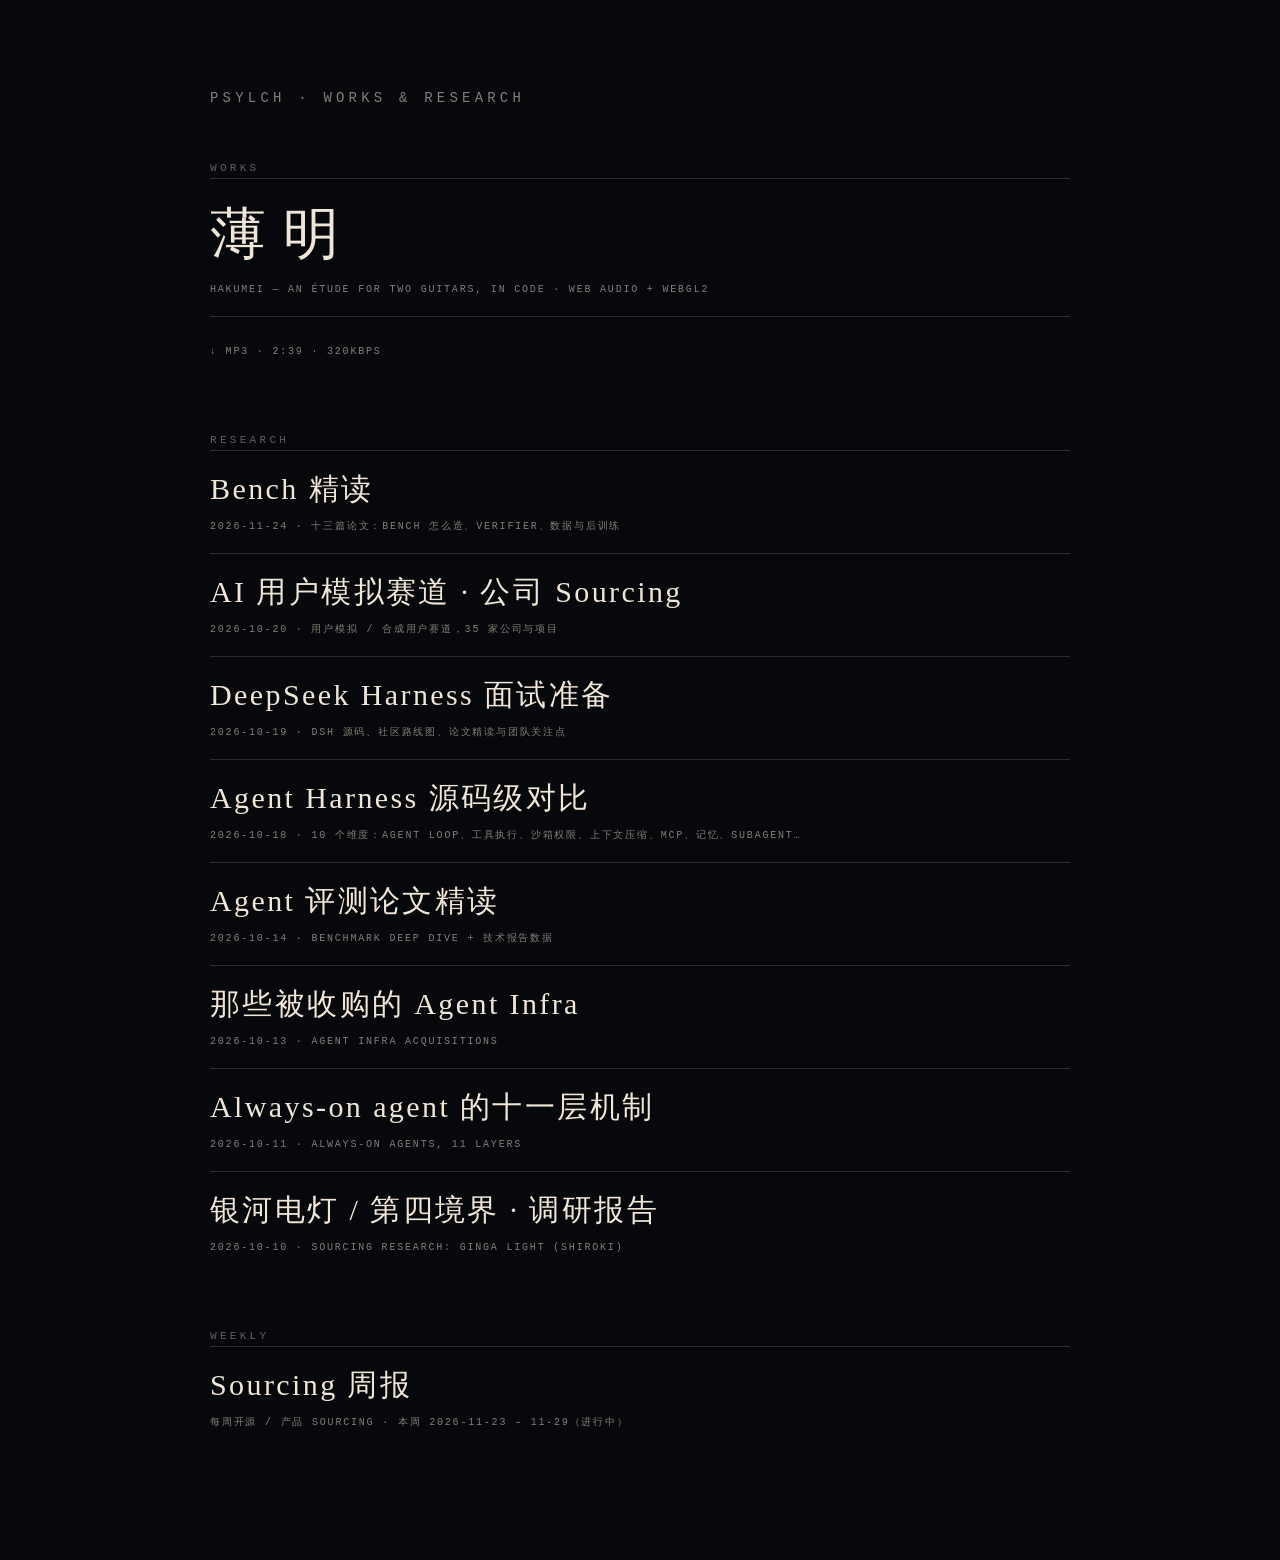
<file: index.html>
<!DOCTYPE html>
<html lang="zh"><head><meta charset="utf-8"><meta name="viewport" content="width=device-width,initial-scale=1">
<title>psylch</title>
<style>
html,body{margin:0;min-height:100%;background:#07080b;color:#efe6d8;font-family:"Hiragino Mincho ProN","Noto Serif JP","Noto Serif SC",Georgia,serif}
main{max-width:860px;margin:0 auto;padding:10vh 8vw 12vh;display:grid;gap:56px}
h1{margin:0;font-weight:300;letter-spacing:.3em;font-size:14px;font-family:ui-monospace,Menlo,monospace;color:#efe6d888}
h2{margin:0 0 4px;font-weight:300;letter-spacing:.3em;font-size:11px;font-family:ui-monospace,Menlo,monospace;color:#efe6d866;text-transform:uppercase}
a{color:inherit;text-decoration:none;display:block;border-top:1px solid #efe6d82a;padding:18px 0}
a b{font-weight:300;font-size:clamp(20px,3vw,30px);letter-spacing:.08em}
a.big b{font-size:clamp(32px,5vw,56px);letter-spacing:.3em}
a span{display:block;margin-top:8px;font:10px/1.7 ui-monospace,Menlo,monospace;letter-spacing:.18em;text-transform:uppercase;color:#efe6d888}
a:hover b{color:#fff}
#more:empty{display:none}
</style></head><body><main>
<h1>PSYLCH · WORKS &amp; RESEARCH</h1>

<section>
<h2>Works</h2>
<a class="big" href="hakumei/"><b>薄明</b><span>hakumei — an étude for two guitars, in code · web audio + webgl2</span></a>
<a href="hakumei/hakumei.mp3"><span>↓ mp3 · 2:39 · 320kbps</span></a>
</section>

<section>
<h2>Research</h2>
<a href="bench-reading/"><b>Bench 精读</b><span>2026-11-24 · 十三篇论文：bench 怎么造、verifier、数据与后训练</span></a>
<a href="sourcing-user-simulation/"><b>AI 用户模拟赛道 · 公司 Sourcing</b><span>2026-10-20 · 用户模拟 / 合成用户赛道，35 家公司与项目</span></a>
<a href="dsh-interview-prep/"><b>DeepSeek Harness 面试准备</b><span>2026-10-19 · dsh 源码、社区路线图、论文精读与团队关注点</span></a>
<a href="harness-source-compare/"><b>Agent Harness 源码级对比</b><span>2026-10-18 · 10 个维度：agent loop、工具执行、沙箱权限、上下文压缩、MCP、记忆、subagent…</span></a>
<a href="bench-deepdive/"><b>Agent 评测论文精读</b><span>2026-10-14 · benchmark deep dive + 技术报告数据</span></a>
<a href="agent-infra-acquired/"><b>那些被收购的 Agent Infra</b><span>2026-10-13 · agent infra acquisitions</span></a>
<a href="always-on-agents/"><b>Always-on agent 的十一层机制</b><span>2026-10-11 · always-on agents, 11 layers</span></a>
<a href="sourcing-ginga-light/"><b>银河电灯 / 第四境界 · 调研报告</b><span>2026-10-10 · sourcing research: Ginga Light (Shiroki)</span></a>
</section>

<section>
<h2>Weekly</h2>
<a href="rising-projects/"><b>Sourcing 周报</b><span>每周开源 / 产品 sourcing · 本周 2026-11-23 – 11-29（进行中）</span></a>
</section>

<section id="more-wrap" hidden>
<h2>New · auto-listed</h2>
<div id="more"></div>
</section>
</main>
<script>
// 自动补列：任何开了 GitHub Pages、但上面还没写进目录的新仓库，会出现在 "New" 一栏
(async()=>{try{
 const known=new Set([...document.querySelectorAll('main a')].map(a=>a.getAttribute('href').split('/')[0]).concat(['psylch.github.io','sourcing']));
 const r=await fetch('https://api.github.com/users/psylch/repos?per_page=100&sort=pushed');if(!r.ok)return;
 const repos=(await r.json()).filter(x=>x.has_pages&&!known.has(x.name));
 if(!repos.length)return;const box=document.getElementById('more');
 for(const x of repos){const a=document.createElement('a');a.href=x.name+'/';
  a.innerHTML='<b></b><span></span>';a.querySelector('b').textContent=x.description||x.name;
  a.querySelector('span').textContent=x.pushed_at.slice(0,10)+' · '+x.name;box.appendChild(a);}
 document.getElementById('more-wrap').hidden=false;
}catch(e){}})();
</script>
</body></html>
</file>
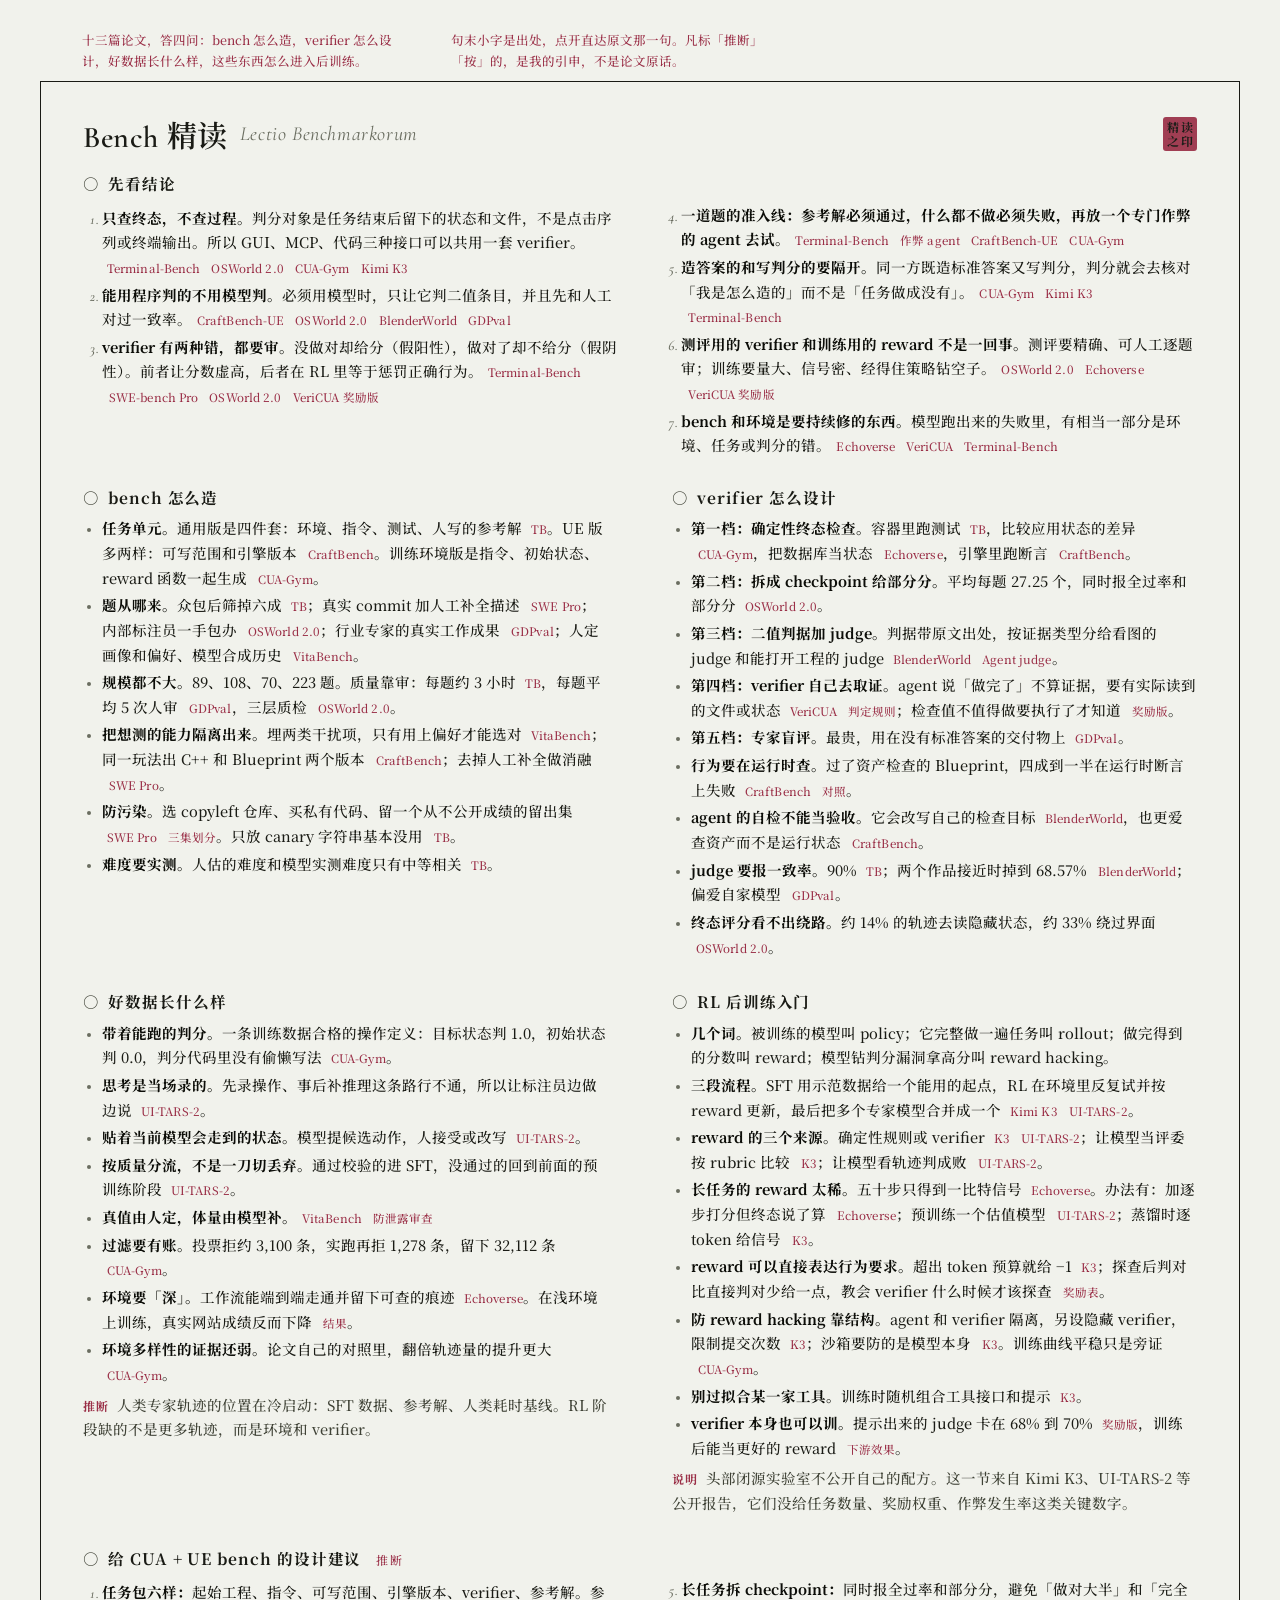
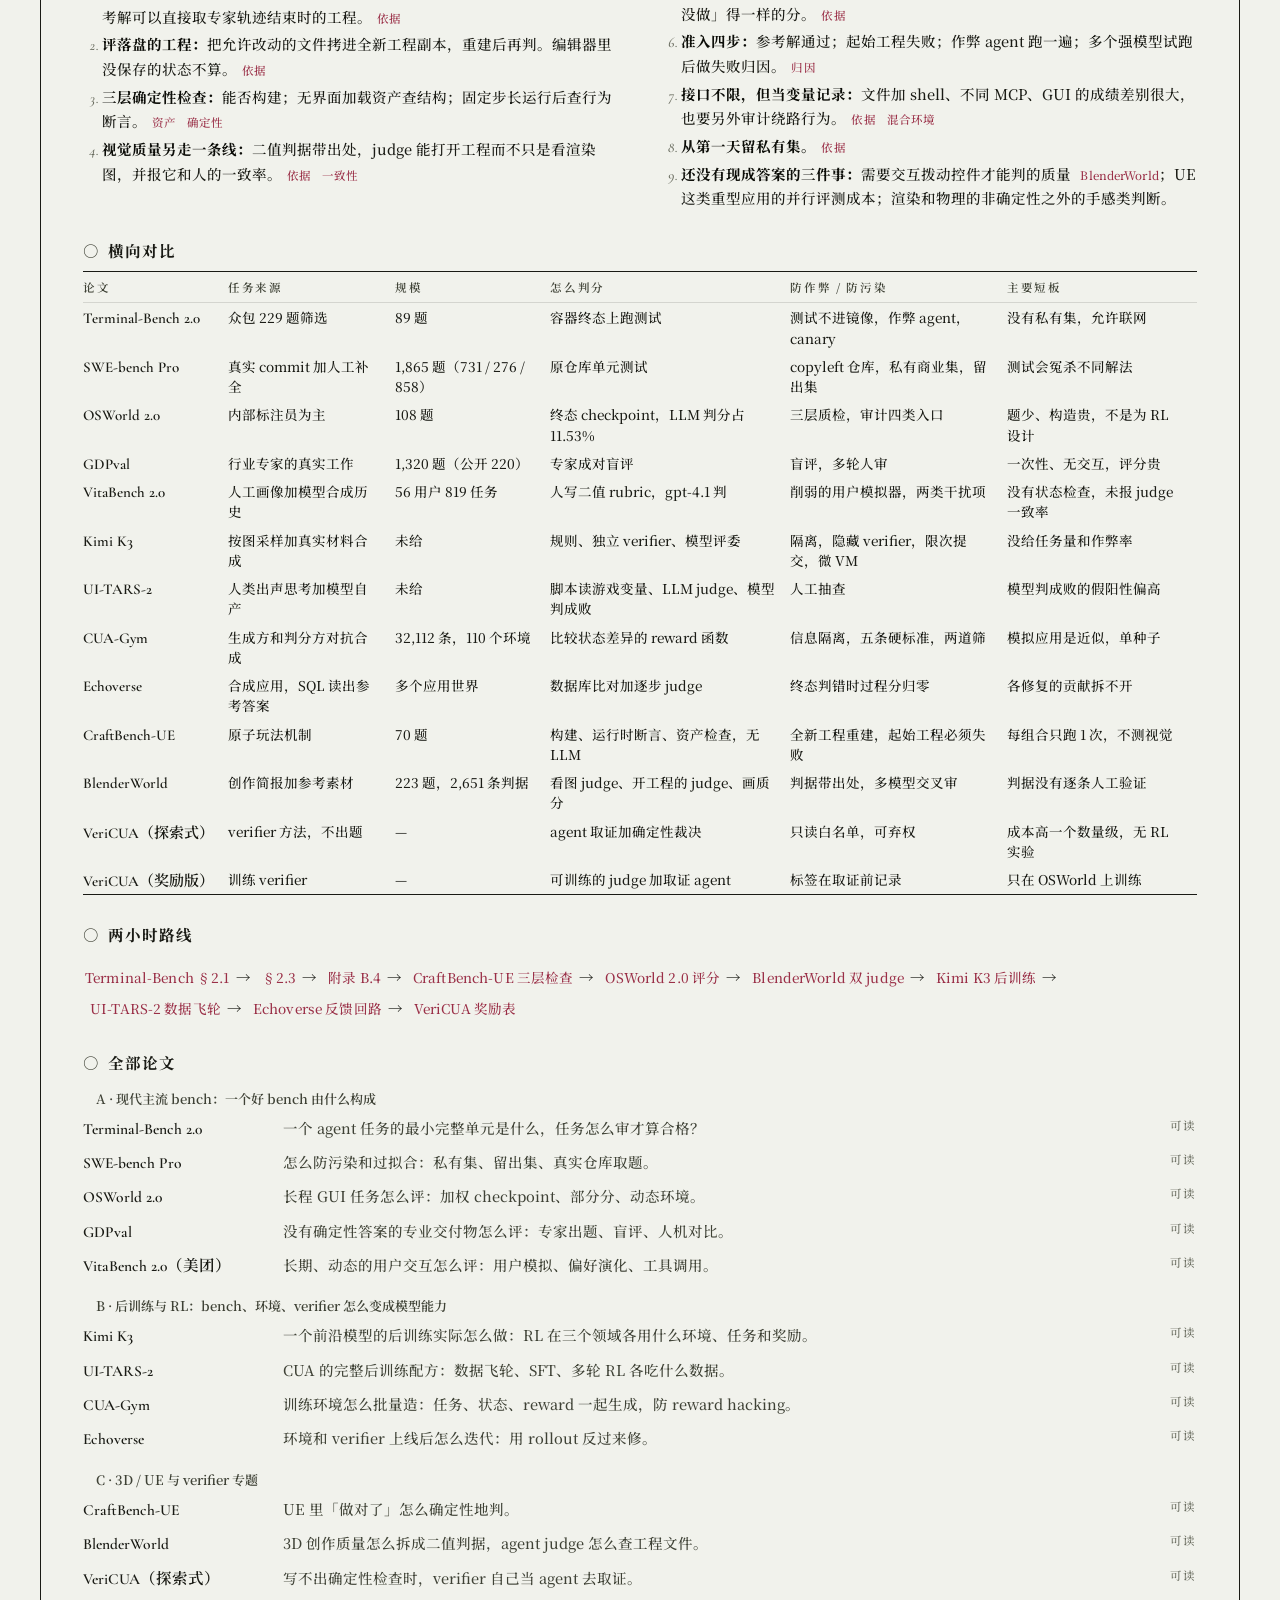
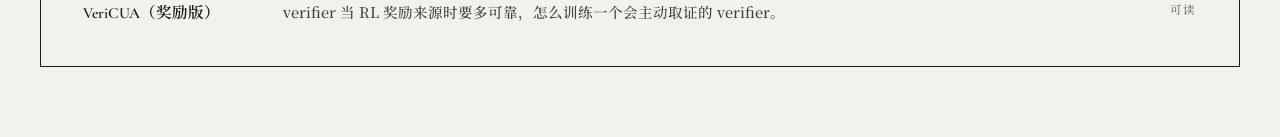
<file: bench-reading/index.html>
<!doctype html>
<html lang="zh-CN">
<head>
<meta charset="utf-8">
<meta name="viewport" content="width=device-width, initial-scale=1">
<title>Bench 精读</title>
<link rel="preconnect" href="https://fonts.googleapis.com"><link rel="stylesheet" href="https://fonts.googleapis.com/css2?family=Cormorant+Garamond:ital,wght@0,400;0,600;1,400;1,600&family=Noto+Serif+SC:wght@400;500;700&display=swap">
<link rel="stylesheet" href="style.css">
</head>
<body>
<div class="mei">
  <p>十三篇论文，答四问：bench 怎么造，verifier 怎么设计，好数据长什么样，这些东西怎么进入后训练。</p>
  <p>句末小字是出处，点开直达原文那一句。凡标「推断」「按」的，是我的引申，不是论文原话。</p>
</div>
<div class="shelf ov">
  <h1>Bench 精读<em>Lectio Benchmarkorum</em><span class="yin"><b>精</b><b>读</b><b>之</b><b>印</b></span></h1>

  <h2 class="lab">先看结论</h2>
  <ol class="top">
    <li><b>只查终态，不查过程。</b>判分对象是任务结束后留下的状态和文件，不是点击序列或终端输出。所以 GUI、MCP、代码三种接口可以共用一套 verifier。<a r="terminal-bench#n06">Terminal-Bench</a> <a r="osworld-2#n13">OSWorld 2.0</a> <a r="cua-gym#n43">CUA-Gym</a> <a r="kimi-k3#n34">Kimi K3</a></li>
    <li><b>能用程序判的不用模型判。</b>必须用模型时，只让它判二值条目，并且先和人工对过一致率。<a r="craftbench-ue#n20">CraftBench-UE</a> <a r="osworld-2#n14">OSWorld 2.0</a> <a r="blenderworld#n16">BlenderWorld</a> <a r="gdpval#n15">GDPval</a></li>
    <li><b>verifier 有两种错，都要审。</b>没做对却给分（假阳性），做对了却不给分（假阴性）。前者让分数虚高，后者在 RL 里等于惩罚正确行为。<a r="terminal-bench#n14">Terminal-Bench</a> <a r="swe-bench-pro#n42">SWE-bench Pro</a> <a r="osworld-2#n05">OSWorld 2.0</a> <a r="vericua-reward#n45">VeriCUA 奖励版</a></li>
    <li><b>一道题的准入线：参考解必须通过，什么都不做必须失败，再放一个专门作弊的 agent 去试。</b><a r="terminal-bench#n19">Terminal-Bench</a> <a r="terminal-bench#n47">作弊 agent</a> <a r="craftbench-ue#n26">CraftBench-UE</a> <a r="cua-gym#n35">CUA-Gym</a></li>
    <li><b>造答案的和写判分的要隔开。</b>同一方既造标准答案又写判分，判分就会去核对「我是怎么造的」而不是「任务做成没有」。<a r="cua-gym#n10">CUA-Gym</a> <a r="kimi-k3#n35">Kimi K3</a> <a r="terminal-bench#n12">Terminal-Bench</a></li>
    <li><b>测评用的 verifier 和训练用的 reward 不是一回事。</b>测评要精确、可人工逐题审；训练要量大、信号密、经得住策略钻空子。<a r="osworld-2#n37">OSWorld 2.0</a> <a r="echoverse#n42">Echoverse</a> <a r="vericua-reward#n17">VeriCUA 奖励版</a></li>
    <li><b>bench 和环境是要持续修的东西。</b>模型跑出来的失败里，有相当一部分是环境、任务或判分的错。<a r="echoverse#n35">Echoverse</a> <a r="vericua#n42">VeriCUA</a> <a r="terminal-bench#n32">Terminal-Bench</a></li>
  </ol>

  <div class="two">
    <section>
      <h2 class="lab">bench 怎么造</h2>
      <ul>
        <li><b>任务单元。</b>通用版是四件套：环境、指令、测试、人写的参考解 <a r="terminal-bench#n04">TB</a>。UE 版多两样：可写范围和引擎版本 <a r="craftbench-ue#n09">CraftBench</a>。训练环境版是指令、初始状态、reward 函数一起生成 <a r="cua-gym#n01">CUA-Gym</a>。</li>
        <li><b>题从哪来。</b>众包后筛掉六成 <a r="terminal-bench#n10">TB</a>；真实 commit 加人工补全描述 <a r="swe-bench-pro#n10">SWE Pro</a>；内部标注员一手包办 <a r="osworld-2#n06">OSWorld 2.0</a>；行业专家的真实工作成果 <a r="gdpval#n09">GDPval</a>；人定画像和偏好、模型合成历史 <a r="vitabench-2#n27">VitaBench</a>。</li>
        <li><b>规模都不大。</b>89、108、70、223 题。质量靠审：每题约 3 小时 <a r="terminal-bench#n18">TB</a>，每题平均 5 次人审 <a r="gdpval#n12">GDPval</a>，三层质检 <a r="osworld-2#n16">OSWorld 2.0</a>。</li>
        <li><b>把想测的能力隔离出来。</b>埋两类干扰项，只有用上偏好才能选对 <a r="vitabench-2#n35">VitaBench</a>；同一玩法出 C++ 和 Blueprint 两个版本 <a r="craftbench-ue#n33">CraftBench</a>；去掉人工补全做消融 <a r="swe-bench-pro#n37">SWE Pro</a>。</li>
        <li><b>防污染。</b>选 copyleft 仓库、买私有代码、留一个从不公开成绩的留出集 <a r="swe-bench-pro#n05">SWE Pro</a> <a r="swe-bench-pro#n03">三集划分</a>。只放 canary 字符串基本没用 <a r="terminal-bench#n40">TB</a>。</li>
        <li><b>难度要实测。</b>人估的难度和模型实测难度只有中等相关 <a r="terminal-bench#n33">TB</a>。</li>
      </ul>
    </section>
    <section>
      <h2 class="lab">verifier 怎么设计</h2>
      <ul>
        <li><b>第一档：确定性终态检查。</b>容器里跑测试 <a r="terminal-bench#n06">TB</a>，比较应用状态的差异 <a r="cua-gym#n14">CUA-Gym</a>，把数据库当状态 <a r="echoverse#n06">Echoverse</a>，引擎里跑断言 <a r="craftbench-ue#n17">CraftBench</a>。</li>
        <li><b>第二档：拆成 checkpoint 给部分分。</b>平均每题 27.25 个，同时报全过率和部分分 <a r="osworld-2#n12">OSWorld 2.0</a>。</li>
        <li><b>第三档：二值判据加 judge。</b>判据带原文出处，按证据类型分给看图的 judge 和能打开工程的 judge <a r="blenderworld#n15">BlenderWorld</a> <a r="blenderworld#n17">Agent judge</a>。</li>
        <li><b>第四档：verifier 自己去取证。</b>agent 说「做完了」不算证据，要有实际读到的文件或状态 <a r="vericua#n15">VeriCUA</a> <a r="vericua#n16">判定规则</a>；检查值不值得做要执行了才知道 <a r="vericua-reward#n10">奖励版</a>。</li>
        <li><b>第五档：专家盲评。</b>最贵，用在没有标准答案的交付物上 <a r="gdpval#n13">GDPval</a>。</li>
        <li><b>行为要在运行时查。</b>过了资产检查的 Blueprint，四成到一半在运行时断言上失败 <a r="craftbench-ue#n04">CraftBench</a> <a r="craftbench-ue#n32">对照</a>。</li>
        <li><b>agent 的自检不能当验收。</b>它会改写自己的检查目标 <a r="blenderworld#n48">BlenderWorld</a>，也更爱查资产而不是运行状态 <a r="craftbench-ue#n35">CraftBench</a>。</li>
        <li><b>judge 要报一致率。</b>90% <a r="terminal-bench#n36">TB</a>；两个作品接近时掉到 68.57% <a r="blenderworld#n44">BlenderWorld</a>；偏爱自家模型 <a r="gdpval#n48">GDPval</a>。</li>
        <li><b>终态评分看不出绕路。</b>约 14% 的轨迹去读隐藏状态，约 33% 绕过界面 <a r="osworld-2#n28">OSWorld 2.0</a>。</li>
      </ul>
    </section>
    <section>
      <h2 class="lab">好数据长什么样</h2>
      <ul>
        <li><b>带着能跑的判分。</b>一条训练数据合格的操作定义：目标状态判 1.0，初始状态判 0.0，判分代码里没有偷懒写法 <a r="cua-gym#n35">CUA-Gym</a>。</li>
        <li><b>思考是当场录的。</b>先录操作、事后补推理这条路行不通，所以让标注员边做边说 <a r="ui-tars-2#n12">UI-TARS-2</a>。</li>
        <li><b>贴着当前模型会走到的状态。</b>模型提候选动作，人接受或改写 <a r="ui-tars-2#n19">UI-TARS-2</a>。</li>
        <li><b>按质量分流，不是一刀切丢弃。</b>通过校验的进 SFT，没通过的回到前面的预训练阶段 <a r="ui-tars-2#n08">UI-TARS-2</a>。</li>
        <li><b>真值由人定，体量由模型补。</b><a r="vitabench-2#n27">VitaBench</a> <a r="vitabench-2#n31">防泄露审查</a></li>
        <li><b>过滤要有账。</b>投票拒约 3,100 条，实跑再拒 1,278 条，留下 32,112 条 <a r="cua-gym#n40">CUA-Gym</a>。</li>
        <li><b>环境要「深」。</b>工作流能端到端走通并留下可查的痕迹 <a r="echoverse#n11">Echoverse</a>。在浅环境上训练，真实网站成绩反而下降 <a r="echoverse#n29">结果</a>。</li>
        <li><b>环境多样性的证据还弱。</b>论文自己的对照里，翻倍轨迹量的提升更大 <a r="cua-gym#n27">CUA-Gym</a>。</li>
        <li class="inf"><span>推断</span>人类专家轨迹的位置在冷启动：SFT 数据、参考解、人类耗时基线。RL 阶段缺的不是更多轨迹，而是环境和 verifier。</li>
      </ul>
    </section>
    <section>
      <h2 class="lab">RL 后训练入门</h2>
      <ul>
        <li><b>几个词。</b>被训练的模型叫 policy；它完整做一遍任务叫 rollout；做完得到的分数叫 reward；模型钻判分漏洞拿高分叫 reward hacking。</li>
        <li><b>三段流程。</b>SFT 用示范数据给一个能用的起点，RL 在环境里反复试并按 reward 更新，最后把多个专家模型合并成一个 <a r="kimi-k3#n10">Kimi K3</a> <a r="ui-tars-2#n34">UI-TARS-2</a>。</li>
        <li><b>reward 的三个来源。</b>确定性规则或 verifier <a r="kimi-k3#n30">K3</a> <a r="ui-tars-2#n26">UI-TARS-2</a>；让模型当评委按 rubric 比较 <a r="kimi-k3#n19">K3</a>；让模型看轨迹判成败 <a r="ui-tars-2#n28">UI-TARS-2</a>。</li>
        <li><b>长任务的 reward 太稀。</b>五十步只得到一比特信号 <a r="echoverse#n42">Echoverse</a>。办法有：加逐步打分但终态说了算 <a r="echoverse#n44">Echoverse</a>；预训练一个估值模型 <a r="ui-tars-2#n32">UI-TARS-2</a>；蒸馏时逐 token 给信号 <a r="kimi-k3#n22">K3</a>。</li>
        <li><b>reward 可以直接表达行为要求。</b>超出 token 预算就给 −1 <a r="kimi-k3#n17">K3</a>；探查后判对比直接判对少给一点，教会 verifier 什么时候才该探查 <a r="vericua-reward#n43">奖励表</a>。</li>
        <li><b>防 reward hacking 靠结构。</b>agent 和 verifier 隔离，另设隐藏 verifier，限制提交次数 <a r="kimi-k3#n35">K3</a>；沙箱要防的是模型本身 <a r="kimi-k3#n38">K3</a>。训练曲线平稳只是旁证 <a r="cua-gym#n23">CUA-Gym</a>。</li>
        <li><b>别过拟合某一家工具。</b>训练时随机组合工具接口和提示 <a r="kimi-k3#n25">K3</a>。</li>
        <li><b>verifier 本身也可以训。</b>提示出来的 judge 卡在 68% 到 70% <a r="vericua-reward#n02">奖励版</a>，训练后能当更好的 reward <a r="vericua-reward#n34">下游效果</a>。</li>
        <li class="inf"><span>说明</span>头部闭源实验室不公开自己的配方。这一节来自 Kimi K3、UI-TARS-2 等公开报告，它们没给任务数量、奖励权重、作弊发生率这类关键数字。</li>
      </ul>
    </section>
  </div>

  <h2 class="lab">给 CUA + UE bench 的设计建议 <span class="rg">推断</span></h2>
  <ol class="adv">
    <li><b>任务包六样：</b>起始工程、指令、可写范围、引擎版本、verifier、参考解。参考解可以直接取专家轨迹结束时的工程。<a r="craftbench-ue#n09">依据</a></li>
    <li><b>评落盘的工程：</b>把允许改动的文件拷进全新工程副本，重建后再判。编辑器里没保存的状态不算。<a r="craftbench-ue#n01">依据</a></li>
    <li><b>三层确定性检查：</b>能否构建；无界面加载资产查结构；固定步长运行后查行为断言。<a r="craftbench-ue#n18">资产</a> <a r="craftbench-ue#n45">确定性</a></li>
    <li><b>视觉质量另走一条线：</b>二值判据带出处，judge 能打开工程而不只是看渲染图，并报它和人的一致率。<a r="blenderworld#n04">依据</a> <a r="blenderworld#n43">一致性</a></li>
    <li><b>长任务拆 checkpoint：</b>同时报全过率和部分分，避免「做对大半」和「完全没做」得一样的分。<a r="osworld-2#n12">依据</a></li>
    <li><b>准入四步：</b>参考解通过；起始工程失败；作弊 agent 跑一遍；多个强模型试跑后做失败归因。<a r="terminal-bench#n21">归因</a></li>
    <li><b>接口不限，但当变量记录：</b>文件加 shell、不同 MCP、GUI 的成绩差别很大，也要另外审计绕路行为。<a r="craftbench-ue#n27">依据</a> <a r="ui-tars-2#n05">混合环境</a></li>
    <li><b>从第一天留私有集。</b><a r="swe-bench-pro#n24">依据</a></li>
    <li><b>还没有现成答案的三件事：</b>需要交互拨动控件才能判的质量 <a r="blenderworld#n32">BlenderWorld</a>；UE 这类重型应用的并行评测成本；渲染和物理的非确定性之外的手感类判断。</li>
  </ol>

  <h2 class="lab">横向对比</h2>
  <table class="cmp">
    <thead><tr><th>论文</th><th>任务来源</th><th>规模</th><th>怎么判分</th><th>防作弊 / 防污染</th><th>主要短板</th></tr></thead>
    <tbody>
      <tr><td><a href="reader.html?id=terminal-bench">Terminal-Bench 2.0</a></td><td>众包 229 题筛选</td><td>89 题</td><td>容器终态上跑测试</td><td>测试不进镜像，作弊 agent，canary</td><td>没有私有集，允许联网</td></tr>
      <tr><td><a href="reader.html?id=swe-bench-pro">SWE-bench Pro</a></td><td>真实 commit 加人工补全</td><td>1,865 题（731 / 276 / 858）</td><td>原仓库单元测试</td><td>copyleft 仓库，私有商业集，留出集</td><td>测试会冤杀不同解法</td></tr>
      <tr><td><a href="reader.html?id=osworld-2">OSWorld 2.0</a></td><td>内部标注员为主</td><td>108 题</td><td>终态 checkpoint，LLM 判分占 11.53%</td><td>三层质检，审计四类入口</td><td>题少、构造贵，不是为 RL 设计</td></tr>
      <tr><td><a href="reader.html?id=gdpval">GDPval</a></td><td>行业专家的真实工作</td><td>1,320 题（公开 220）</td><td>专家成对盲评</td><td>盲评，多轮人审</td><td>一次性、无交互，评分贵</td></tr>
      <tr><td><a href="reader.html?id=vitabench-2">VitaBench 2.0</a></td><td>人工画像加模型合成历史</td><td>56 用户 819 任务</td><td>人写二值 rubric，gpt-4.1 判</td><td>削弱的用户模拟器，两类干扰项</td><td>没有状态检查，未报 judge 一致率</td></tr>
      <tr><td><a href="reader.html?id=kimi-k3">Kimi K3</a></td><td>按图采样加真实材料合成</td><td>未给</td><td>规则、独立 verifier、模型评委</td><td>隔离，隐藏 verifier，限次提交，微 VM</td><td>没给任务量和作弊率</td></tr>
      <tr><td><a href="reader.html?id=ui-tars-2">UI-TARS-2</a></td><td>人类出声思考加模型自产</td><td>未给</td><td>脚本读游戏变量、LLM judge、模型判成败</td><td>人工抽查</td><td>模型判成败的假阳性偏高</td></tr>
      <tr><td><a href="reader.html?id=cua-gym">CUA-Gym</a></td><td>生成方和判分方对抗合成</td><td>32,112 条，110 个环境</td><td>比较状态差异的 reward 函数</td><td>信息隔离，五条硬标准，两道筛</td><td>模拟应用是近似，单种子</td></tr>
      <tr><td><a href="reader.html?id=echoverse">Echoverse</a></td><td>合成应用，SQL 读出参考答案</td><td>多个应用世界</td><td>数据库比对加逐步 judge</td><td>终态判错时过程分归零</td><td>各修复的贡献拆不开</td></tr>
      <tr><td><a href="reader.html?id=craftbench-ue">CraftBench-UE</a></td><td>原子玩法机制</td><td>70 题</td><td>构建、运行时断言、资产检查，无 LLM</td><td>全新工程重建，起始工程必须失败</td><td>每组合只跑 1 次，不测视觉</td></tr>
      <tr><td><a href="reader.html?id=blenderworld">BlenderWorld</a></td><td>创作简报加参考素材</td><td>223 题，2,651 条判据</td><td>看图 judge、开工程的 judge、画质分</td><td>判据带出处，多模型交叉审</td><td>判据没有逐条人工验证</td></tr>
      <tr><td><a href="reader.html?id=vericua">VeriCUA（探索式）</a></td><td>verifier 方法，不出题</td><td>—</td><td>agent 取证加确定性裁决</td><td>只读白名单，可弃权</td><td>成本高一个数量级，无 RL 实验</td></tr>
      <tr><td><a href="reader.html?id=vericua-reward">VeriCUA（奖励版）</a></td><td>训练 verifier</td><td>—</td><td>可训练的 judge 加取证 agent</td><td>标签在取证前记录</td><td>只在 OSWorld 上训练</td></tr>
    </tbody>
  </table>

  <h2 class="lab">两小时路线</h2>
  <p class="route">
    <a r="terminal-bench#n06">Terminal-Bench §2.1</a> → <a r="terminal-bench#n14">§2.3</a> → <a r="terminal-bench#n47">附录 B.4</a> →
    <a r="craftbench-ue#n17">CraftBench-UE 三层检查</a> → <a r="osworld-2#n12">OSWorld 2.0 评分</a> → <a r="blenderworld#n16">BlenderWorld 双 judge</a> →
    <a r="kimi-k3#n10">Kimi K3 后训练</a> → <a r="ui-tars-2#n08">UI-TARS-2 数据飞轮</a> → <a r="echoverse#n20">Echoverse 反馈回路</a> → <a r="vericua-reward#n43">VeriCUA 奖励表</a>
  </p>

  <h2 class="lab">全部论文</h2>
  <div id="shelf"></div>
</div>
<script type="module">
document.querySelectorAll("a[r]").forEach((a) => { const [id, n] = a.getAttribute("r").split("#"); a.href = `reader.html?id=${id}#${n}`; });
const groups = await (await fetch("data/papers.json")).json();
const root = document.getElementById("shelf");
for (const g of groups) {
  const h = document.createElement("h3"); h.className = "grp"; h.textContent = g.group; root.append(h);
  const rows = document.createElement("div"); rows.className = "rows";
  for (const p of g.papers) {
    const t = p.ready ? `<a class="t" href="reader.html?id=${p.id}">${p.title}</a>` : `<span class="t">${p.title}</span>`;
    rows.insertAdjacentHTML("beforeend", `${t}<span class="q2">${p.question}</span><span class="st ${p.ready ? "ok" : ""}">${p.ready ? "可读" : "待精读"}</span>`);
  }
  root.append(rows);
}
</script>
</body>
</html>
</file>
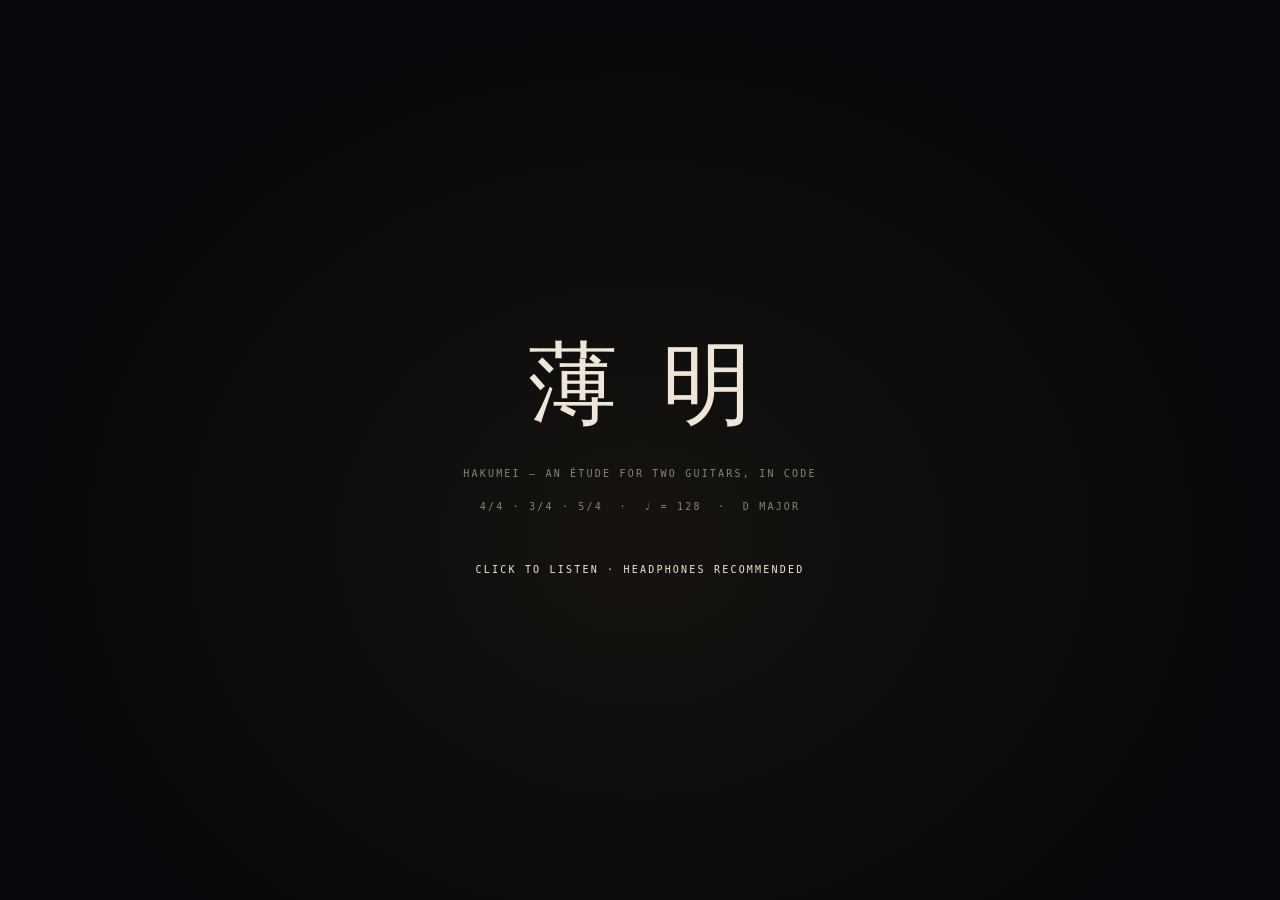
<file: hakumei/index.html>
<!DOCTYPE html>
<html lang="ja">
<head>
<meta charset="utf-8">
<meta name="viewport" content="width=device-width,initial-scale=1">
<title>薄明 — Hakumei · an étude for two guitars, in code</title>
<style>
:root{--ink:#efe6d8;--dim:#efe6d888;--line:#efe6d82a}
*{box-sizing:border-box}
html,body{margin:0;height:100%;background:#07080b;overflow:hidden;color:var(--ink);
  font-family:"Hiragino Mincho ProN","Yu Mincho","Noto Serif JP","Songti SC",Georgia,serif}
canvas{position:fixed;inset:0;width:100%;height:100%;display:block}
.mono{font-family:ui-monospace,"SF Mono",Menlo,monospace;font-size:10px;letter-spacing:.22em;text-transform:uppercase}
#hud{position:fixed;inset:0;pointer-events:none;z-index:2;padding:4vh 4vw;display:grid;grid-template-rows:auto 1fr auto;opacity:0;transition:opacity 2.5s}
#hud.on{opacity:1}
.top{display:flex;justify-content:space-between;align-items:flex-start}
.title h1{margin:0;font-weight:300;font-size:clamp(28px,3.4vw,46px);letter-spacing:.32em}
.title p{margin:.7em 0 0;color:var(--dim)}
.meta{text-align:right;color:var(--dim);line-height:2}
.meta b{color:var(--ink);font-weight:400}
.bottom{display:grid;gap:18px}
#chord{font-style:italic;font-weight:300;font-size:clamp(22px,2.4vw,34px);letter-spacing:.04em;transition:opacity .4s;min-height:1.3em}
#sec{color:var(--dim)}
#tl{position:relative;display:flex;height:34px;border-top:1px solid var(--line);pointer-events:auto;cursor:pointer;touch-action:none;user-select:none}
#tl:hover{border-top-color:#efe6d866}
#hover{position:absolute;top:-22px;transform:translateX(-50%);color:var(--ink);opacity:0;transition:opacity .2s;pointer-events:none}
#tl:hover #hover{opacity:1}
body.paused #prog{animation:blink 1.2s steps(2) infinite}
@keyframes blink{50%{opacity:.25}}
#tl div{position:relative;border-left:1px solid var(--line);padding:8px 0 0 6px;color:#efe6d855;white-space:nowrap;overflow:hidden;transition:color .8s}
#tl div.cur{color:var(--ink)}
#prog{position:absolute;top:-1px;left:0;height:1px;background:var(--ink);width:0;pointer-events:none}
#prog::after{content:"";position:absolute;right:-4px;top:-4px;width:9px;height:9px;border-radius:50%;background:var(--ink)}
#ctl{position:fixed;right:4vw;top:calc(4vh + 70px);z-index:3;display:flex;gap:18px;opacity:0;transition:opacity 2.5s}
#ctl.on{opacity:1}
#ctl button{background:none;border:0;color:var(--dim);cursor:pointer;padding:0}
#ctl button:hover{color:var(--ink)}
#start{position:fixed;inset:0;z-index:5;display:grid;place-content:center;text-align:center;gap:22px;cursor:pointer;
  background:radial-gradient(ellipse at 50% 60%,#16130f 0%,#07080b 70%);transition:opacity 1.6s}
#start h1{margin:0;font-weight:300;font-size:clamp(48px,7vw,96px);letter-spacing:.5em;padding-left:.5em}
#start .sub{color:var(--dim)}
#start .go{margin-top:30px;color:var(--ink)}
#start.hide{opacity:0;pointer-events:none}
</style>
</head>
<body>
<canvas id="gl"></canvas>

<div id="start">
  <h1>薄明</h1>
  <div class="mono sub">hakumei — an étude for two guitars, in code</div>
  <div class="mono sub">4/4 · 3/4 · 5/4 &nbsp;·&nbsp; ♩ = 128 &nbsp;·&nbsp; d major</div>
  <div class="mono go" id="go">click to listen · headphones recommended</div>
</div>

<div id="hud">
  <div class="top">
    <div class="title"><h1>薄明</h1><p class="mono">hakumei · étude for two guitars</p></div>
    <div class="meta mono"><div>♩ = 128 &nbsp; <b id="meter">4/4</b></div><div>bar <b id="bar">001</b> · beat <b id="beat">1</b></div><div><b id="time">0:00 / 0:00</b></div></div>
  </div>
  <div></div>
  <div class="bottom">
    <div><div id="chord">—</div><div id="sec" class="mono">—</div></div>
    <div id="tl" class="mono"><span id="prog"></span><span id="hover"></span></div>
  </div>
</div>
<div id="ctl" class="mono"><button id="pp">❚❚ pause</button><button id="rec">● rec</button><button id="restart">↺ restart</button></div>

<script>
"use strict";
/* ==========================================================================
   薄明 HAKUMEI — an étude for two guitars, in code.
   Compositional grammar distilled from Songsterr transcriptions of toe
   (孤独の発明 / Goodbye / Two Moons / Path / C / I Do Still Wrong):
     · 4/4 home meter, one 3/4 movement, a single 5/4 turnaround bar
     · Guitar I: 8th-note arpeggio interleaving an open-D pedal with
       high melodic chord tones, 2-bar cells looped with micro-variation
     · Guitar II enters late with a slow, singable line
     · bass enters later still — sparse, syncopated, rests as phrasing
     · drums: linear 16ths, ghost notes, hi-hat barks, 32nd drags,
       ride sections, tom fills on phrase boundaries
     · colour: Rhodes, music box / glockenspiel; additive arrangement
   ========================================================================== */

const BPM = 128, Q = 60 / BPM, E8 = Q / 2, S16 = Q / 4;
const mtof = m => 440 * Math.pow(2, (m - 69) / 12);
const rand = (a = 1) => (Math.random() * 2 - 1) * a;
let ctx, mix, analyser, fftF, waveT, recDest, plate, room, gDelay;
const bus = {}, BUSES = [];
// per-playback "gate" in front of every bus: seeking detaches the old gates, silencing all pre-scheduled notes
const gate = inp => { const g = ctx.createGain(); g.connect(inp); return g; };

/* -------------------------------------------------------------- MIX GRAPH */
function makeIR(sec, decay, bright) {
  const sr = ctx.sampleRate, len = sr * sec | 0, b = ctx.createBuffer(2, len, sr);
  for (let c = 0; c < 2; c++) {
    const d = b.getChannelData(c); let lp = 0;
    for (let i = 0; i < len; i++) {
      const t = i / len, k = bright * (1 - t * .85);
      lp += (Math.random() * 2 - 1 - lp) * k;
      const pre = i < sr * .012 ? 0 : 1;                       // 12ms pre-delay
      d[i] = lp * Math.pow(1 - t, decay) * pre;
    }
  }
  return b;
}
function shaper(k) {
  const n = 2048, c = new Float32Array(n);
  for (let i = 0; i < n; i++) { const x = i / (n - 1) * 2 - 1; c[i] = Math.tanh(k * x) / Math.tanh(k); }
  const w = ctx.createWaveShaper(); w.curve = c; w.oversample = "2x"; return w;
}
function eq(type, f, g, q = .8) { const e = ctx.createBiquadFilter(); e.type = type; e.frequency.value = f; e.gain.value = g; e.Q.value = q; return e; }
function chain(...n) { for (let i = 0; i < n.length - 1; i++) n[i].connect(n[i + 1]); return n[n.length - 1]; }

function initAudio() {
  ctx = new (window.AudioContext || window.webkitAudioContext)({ latencyHint: "playback" });
  mix = ctx.createGain(); mix.gain.value = .68;
  const glue = ctx.createDynamicsCompressor();
  glue.threshold.value = -18; glue.ratio.value = 2.2; glue.attack.value = .02; glue.release.value = .25; glue.knee.value = 8;
  const tape = shaper(1.15);
  // tape wow & flutter: tiny modulated delay
  const wow = ctx.createDelay(.05); wow.delayTime.value = .008;
  const lfo1 = ctx.createOscillator(), lg1 = ctx.createGain(); lfo1.frequency.value = .42; lg1.gain.value = .00035;
  const lfo2 = ctx.createOscillator(), lg2 = ctx.createGain(); lfo2.frequency.value = 6.1; lg2.gain.value = .00004;
  lfo1.connect(lg1).connect(wow.delayTime); lfo2.connect(lg2).connect(wow.delayTime); lfo1.start(); lfo2.start();
  const tilt = eq("highshelf", 11000, -2.5);
  const lim = ctx.createDynamicsCompressor();
  lim.threshold.value = -3; lim.ratio.value = 20; lim.attack.value = .002; lim.release.value = .08;
  chain(mix, glue, tape, wow, tilt, lim);
  lim.connect(ctx.destination);
  analyser = ctx.createAnalyser(); analyser.fftSize = 2048; analyser.smoothingTimeConstant = .8;
  fftF = new Uint8Array(1024); waveT = new Uint8Array(1024);
  lim.connect(analyser);
  recDest = ctx.createMediaStreamDestination(); lim.connect(recDest);

  plate = ctx.createConvolver(); plate.buffer = makeIR(3.2, 3.2, .62);
  room = ctx.createConvolver(); room.buffer = makeIR(.9, 2.2, .45);
  chain(plate, eq("highpass", 220, 0), eq("highshelf", 6000, -4), mix);
  const roomRet = ctx.createGain(); roomRet.gain.value = .55; chain(room, eq("highpass", 150, 0), roomRet, mix);

  // dotted-8th delay with darkening feedback — the post-rock halo
  gDelay = ctx.createDelay(2); gDelay.delayTime.value = Q * .75;
  const fb = ctx.createGain(); fb.gain.value = .3; const dlp = eq("lowpass", 2600, 0, .5);
  gDelay.connect(dlp).connect(fb).connect(gDelay);
  const dRet = ctx.createGain(); dRet.gain.value = .5; dlp.connect(dRet).connect(mix); dRet.connect(plate);

  const mk = (name, gain, pl, rm, dl, nodes = []) => {
    const inp = ctx.createGain(), out = ctx.createGain(); out.gain.value = gain;
    chain(inp, ...nodes, out); out.connect(mix);
    [[pl, plate], [rm, room], [dl, gDelay]].forEach(([v, d]) => { if (v) { const s = ctx.createGain(); s.gain.value = v; out.connect(s).connect(d); } });
    bus[name + "In"] = inp; bus[name] = gate(inp); bus[name + "Out"] = out; BUSES.push(name);
  };
  /* Guitar rig: comp pedal → preamp (asymmetric tube-ish clip) → tone stack → 1x12 cab IR → mic EQ */
  const rig = (drive, presence, cab) => {
    const comp = ctx.createDynamicsCompressor();
    comp.threshold.value = -26; comp.ratio.value = 4; comp.attack.value = .004; comp.release.value = .12; comp.knee.value = 6;
    const pre = ctx.createGain(); pre.gain.value = drive;
    const n = 4096, c = new Float32Array(n);
    for (let i = 0; i < n; i++) { const x = i / (n - 1) * 2 - 1; c[i] = x > 0 ? Math.tanh(x * 1.2) : Math.tanh(x * .9) * 1.05; }
    const tube = ctx.createWaveShaper(); tube.curve = c; tube.oversample = "4x";
    const post = ctx.createGain(); post.gain.value = 1 / Math.tanh(drive * .9) * .9;
    const cv = ctx.createConvolver(); cab.push(cv);
    return [eq("highpass", 85, 0), comp, eq("peaking", 1800, 3, .7), pre, tube, post,
      eq("lowshelf", 140, 2.5), eq("peaking", 420, -3.5, 1.1), eq("peaking", 2600, presence, .8),
      cv, eq("peaking", 5200, 2, 1.5), eq("highshelf", 9000, -3)];
  };
  bus.cabs = [];
  mk("g1", .95, .2, .12, .06, rig(2.2, 4.5, bus.cabs));   // bridge single-coil, edge of breakup
  mk("g2", .8, .3, .1, .26, rig(2.8, 3, bus.cabs));       // neck pickup, warmer, a little hotter
  mk("keys", .3, .4, 0, .15, [eq("lowshelf", 250, -2), eq("highshelf", 7000, -3)]);
  mk("box", .2, .6, 0, .35, [eq("highpass", 400, 0)]);
  mk("bass", .62, 0, .04, 0, [eq("lowpass", 2600, 0), shaper(1.6), eq("peaking", 800, 2, 1)]);
  mk("drums", .78, .06, .5, 0, [eq("peaking", 300, -2, 1), shaper(1.2)]);

  // Guitar II stereo double (Haas + slow modulation)
  const dbl = ctx.createDelay(.05); dbl.delayTime.value = .016;
  const dl = ctx.createOscillator(), dg = ctx.createGain(); dl.frequency.value = .5; dg.gain.value = .0015; dl.connect(dg).connect(dbl.delayTime); dl.start();
  const pL = ctx.createStereoPanner(), pR = ctx.createStereoPanner(); pL.pan.value = -.55; pR.pan.value = .55;
  bus.g2Out.disconnect(mix); bus.g2Out.connect(pL).connect(mix); bus.g2Out.connect(dbl).connect(pR).connect(mix);
  // Rhodes auto-pan tremolo
  const kp = ctx.createStereoPanner(), kl = ctx.createOscillator(), kg = ctx.createGain();
  kl.frequency.value = Q * 0 + BPM / 60 * 1.5; kg.gain.value = .45; kl.connect(kg).connect(kp.pan); kl.start();
  bus.keysOut.disconnect(mix); bus.keysOut.connect(kp).connect(mix);

  // room tone: a breath of air under everything
  const nb = ctx.createBuffer(1, ctx.sampleRate * 4, ctx.sampleRate), nd = nb.getChannelData(0); let b0 = 0;
  for (let i = 0; i < nd.length; i++) { b0 = .985 * b0 + rand(.15); nd[i] = b0; }
  const ns = ctx.createBufferSource(); ns.buffer = nb; ns.loop = true;
  const ng = ctx.createGain(); ng.gain.value = .012; chain(ns, eq("lowpass", 2500, 0), ng, mix); ns.start();
}

/* ---------------------------------------------- KARPLUS–STRONG GUITAR */
const ks = new Map();
/* Extended Karplus–Strong (Jaffe–Smith):
   · pick excitation = shaped pick impulse + filtered noise, pluck-position comb
   · loop: one-zero damping (pitch-dependent brightness) + 2 dispersion allpasses
     (string stiffness → slightly stretched, "steel" partials) + fractional tuning allpass
   · read out through a magnetic pickup comb (bridge-pickup twang)                    */
function ksString(f, sr, len, T60, bright, midi) {
  const y = new Float32Array(len), Nt = sr / f;
  const S = Math.min(.48, .3 + (midi - 40) * .004);           // loop LPF: low strings brighter sustain
  const D = -.18, dD = (1 - D) / (1 + D);                         // dispersion allpass coefficient & its delay
  const tot = Nt - S - 2 * dD;                                    // remaining delay to fill
  const L = Math.max(2, Math.floor(tot - .1)), d = tot - L, C = (1 - d) / (1 + d);
  const g = Math.pow(10, -3 / (T60 * f));
  // excitation: pick + noise, then pluck-position comb
  const exc = new Float32Array(L); let lp = 0;
  const pw = Math.max(2, L * .08 | 0);
  for (let i = 0; i < L; i++) {
    lp += (Math.random() * 2 - 1 - lp) * bright;
    const pick = i < pw ? Math.sin(Math.PI * i / pw) * 1.6 : 0;
    exc[i] = lp * .8 + pick;
  }
  const P = Math.max(1, L * .14 | 0); for (let i = L - 1; i >= P; i--) exc[i] -= exc[i - P];
  let x1 = 0, a1x = 0, a1y = 0, a2x = 0, a2y = 0, ax = 0, ay = 0;
  for (let n = 0; n < len; n++) {
    const r = n >= L ? y[n - L] : 0;
    let v = g * ((1 - S) * r + S * x1); x1 = r;                    // damping
    let t = D * v + a1x - D * a1y; a1x = v; a1y = t; v = t;          // stiffness
    t = D * v + a2x - D * a2y; a2x = v; a2y = t; v = t;
    t = C * v + ax - C * ay; ax = v; ay = t;                         // fine tuning
    y[n] = (n < L ? exc[n] : 0) + t;
  }
  // pickup: comb at ~1/9 of the string → hollow, articulate electric attack
  const pk = Math.max(1, Nt / 9 | 0), out = new Float32Array(len);
  for (let n = 0; n < len; n++) out[n] = y[n] - .85 * (n >= pk ? y[n - pk] : 0);
  return out;
}
function ksBuffer(midi) {
  if (ks.has(midi)) return ks.get(midi);
  const sr = ctx.sampleRate, f = mtof(midi);
  const T60 = Math.max(1.8, Math.min(6, 6.2 - (midi - 40) * .1)), len = sr * Math.min(T60 * .8 + .3, 4.6) | 0;
  // main string + a faint sympathetic/second-polarisation string → natural beating
  const a = ksString(f, sr, len, T60, .62, midi), b = ksString(f * 1.0009, sr, len, T60 * 1.15, .4, midi);
  const buf = ctx.createBuffer(1, len, sr), o = buf.getChannelData(0);
  // pick scrape: very short bright noise burst on top of the string attack
  const scrape = sr * .012 | 0; let sl = 0;
  let pk = 0, dc = 0, px = 0;
  for (let i = 0; i < len; i++) {
    let x = a[i] + b[i] * .35;
    if (i < scrape) { const nz = Math.random() * 2 - 1; sl = nz - sl * .2; x += sl * .35 * Math.exp(-i / (sr * .0025)); }
    dc = x - px + .995 * dc; px = x; o[i] = dc; pk = Math.max(pk, Math.abs(dc));
  }
  const gn = .55 / pk; for (let i = 0; i < len; i++) o[i] *= gn;
  ks.set(midi, buf); return buf;
}
const voices = { g1: [], g2: [] };
function guitar(gt, t, midi, vel = .6, dur = 2.5, opt = {}) {
  t += rand(.004); vel = Math.min(1, vel * 1.25 * (1 + rand(.12)));
  const vs = voices[gt];
  for (const v of vs) if (v.midi === midi && v.end > t) { v.g.gain.setTargetAtTime(0, t, .02); v.end = t; }   // same string re-pluck
  const live = vs.filter(v => v.end > t);
  if (live.length >= (opt.poly || 6)) { const o = live[0]; o.g.gain.setTargetAtTime(0, t, .06); o.end = t; }
  const src = ctx.createBufferSource(); src.buffer = ksBuffer(midi);
  const lp = ctx.createBiquadFilter(); lp.type = "lowpass"; lp.Q.value = .5;
  // techniques -------------------------------------------------------------
  //  legato (hammer-on / pull-off): skip the pick transient, softer & darker onset
  //  slide: start from another pitch and glide in (implies legato)
  //  mute (palm mute): short, dark, thumpy
  const legato = opt.legato || opt.slide;
  if (legato) { vel *= .78; }
  if (opt.slide) {
    src.playbackRate.setValueAtTime(Math.pow(2, opt.slide / 12), t);
    src.playbackRate.setValueAtTime(Math.pow(2, opt.slide / 12), t + .015);
    src.playbackRate.exponentialRampToValueAtTime(1, t + .09);
  }
  const bright = opt.mute ? .15 : legato ? .55 : (opt.bright || 1);
  if (opt.mute) dur = Math.min(dur, .16);
  // harder picking = brighter attack (dynamic tone, like real strings)
  lp.frequency.setValueAtTime(opt.mute ? 900 + vel * 900 : 2500 + vel * vel * bright * 11000, t);
  lp.frequency.setTargetAtTime(opt.mute ? 700 : 1800 + vel * 3500, t + .03, opt.mute ? .05 : .7);
  const g = ctx.createGain(); g.gain.setValueAtTime(vel, t); g.gain.setTargetAtTime(0, t + dur, opt.mute ? .03 : .12);
  if (opt.vib && dur > .5) {                                    // late vibrato on sustained melody notes
    const l = ctx.createOscillator(), lg = ctx.createGain(); l.frequency.value = 5.2;
    lg.gain.setValueAtTime(0, t); lg.gain.linearRampToValueAtTime(0, t + .25); lg.gain.linearRampToValueAtTime(9, t + .7);
    l.connect(lg).connect(src.detune); l.start(t); l.stop(t + dur + .5);
  }
  src.connect(lp).connect(g).connect(bus[gt]);
  const off = legato ? .011 : 0;
  src.start(t, off); src.stop(t + Math.min(dur + .8, src.buffer.duration));
  vs.push({ midi, g, end: t + dur + .3 }); if (vs.length > 40) vs.splice(0, 20);
  vis(t, "note", { midi, inst: gt, vel, dur });
}
// dead note — fretting hand muting the strings: a percussive "chk"
function dead(gt, t, vel = .5, n = 3) {
  for (let i = 0; i < n; i++) {
    const src = ctx.createBufferSource(); src.buffer = ksBuffer([50, 55, 59, 64][i % 4]);
    const bp = ctx.createBiquadFilter(); bp.type = "bandpass"; bp.frequency.value = 1800 + Math.random() * 600; bp.Q.value = .9;
    const g = ctx.createGain(); const tt = t + i * .006 + rand(.002);
    g.gain.setValueAtTime(vel * 1.6, tt); g.gain.setTargetAtTime(0, tt + .012, .012);
    src.connect(bp).connect(g).connect(bus[gt]); src.start(tt); src.stop(tt + .12);
  }
}
// natural harmonic — glassy, near-sinusoidal, long ring
function harmonic(gt, t, midi, vel = .4, dur = 3) {
  const f = mtof(midi), g = ctx.createGain(), o = ctx.createOscillator(), o2 = ctx.createOscillator(), g2 = ctx.createGain();
  o.frequency.value = f; o2.frequency.value = f * 2; g2.gain.value = .12;
  g.gain.setValueAtTime(0, t); g.gain.linearRampToValueAtTime(vel * .5, t + .004);
  g.gain.setTargetAtTime(vel * .2, t + .01, .25); g.gain.setTargetAtTime(0, t + dur * .4, dur * .3);
  o.connect(g); o2.connect(g2).connect(g); g.connect(bus[gt]);
  [o, o2].forEach(x => { x.start(t); x.stop(t + dur * 1.6); });
  vis(t, "note", { midi, inst: "box", vel, dur });
}
function strum(gt, t, notes, vel, dur, gap = .014) { notes.forEach((n, i) => guitar(gt, t + i * gap, n, vel * (1 - i * .04), dur, { poly: 8 })); }

/* ----------------------------------------------------- RHODES / BOX / BASS */
function rhodes(t, midi, vel = .5, dur = 2) {
  const f = mtof(midi), c = ctx.createOscillator(), m = ctx.createOscillator(), mg = ctx.createGain();
  const tine = ctx.createOscillator(), tg = ctx.createGain(), a = ctx.createGain();
  c.frequency.value = f; m.frequency.value = f; tine.frequency.value = f * 7.02;
  mg.gain.setValueAtTime(f * 2.4 * vel, t); mg.gain.setTargetAtTime(f * .25, t, .35);
  tg.gain.setValueAtTime(f * .9 * vel, t); tg.gain.setTargetAtTime(0, t, .04);
  m.connect(mg).connect(c.frequency); tine.connect(tg).connect(c.frequency);
  a.gain.setValueAtTime(0, t); a.gain.linearRampToValueAtTime(vel * .32, t + .006);
  a.gain.setTargetAtTime(vel * .12, t + .01, .9); a.gain.setTargetAtTime(0, t + dur, .25);
  c.connect(a).connect(bus.keys);
  [c, m, tine].forEach(o => { o.start(t); o.stop(t + dur + 1.5); });
}
function box(t, midi, vel = .5, dur = 1) {   // glockenspiel / music box: inharmonic bar partials
  const f = mtof(midi), out = ctx.createGain(); out.connect(bus.box);
  [[1, 1, 2.2], [2.756, .35, .6], [5.404, .18, .25], [8.933, .08, .12]].forEach(([r, a, d]) => {
    const o = ctx.createOscillator(), g = ctx.createGain(); o.frequency.value = f * r;
    g.gain.setValueAtTime(0, t); g.gain.linearRampToValueAtTime(a * vel, t + .002); g.gain.exponentialRampToValueAtTime(.0001, t + d * (1 + dur * .3));
    o.connect(g).connect(out); o.start(t); o.stop(t + d * 2 + 1);
  });
  vis(t, "note", { midi, inst: "box", vel, dur });
}
function bassNote(t, midi, dur, vel = .8) {
  t += rand(.003);
  const f = mtof(midi), o = ctx.createOscillator(), s = ctx.createOscillator(), lp = ctx.createBiquadFilter(), g = ctx.createGain();
  o.type = "triangle"; o.frequency.value = f; s.frequency.value = f;
  lp.type = "lowpass"; lp.Q.value = 1.2; lp.frequency.setValueAtTime(1300 * vel + 300, t); lp.frequency.setTargetAtTime(420, t, .12);
  g.gain.setValueAtTime(0, t); g.gain.linearRampToValueAtTime(vel * .5, t + .005);
  g.gain.setTargetAtTime(vel * .32, t + .01, .25); g.gain.setTargetAtTime(0, t + dur * .95, .035);
  const sg = ctx.createGain(); sg.gain.value = .8;
  o.connect(lp); s.connect(sg).connect(lp); lp.connect(g).connect(bus.bass);
  [o, s].forEach(x => { x.start(t); x.stop(t + dur + .3); });
  vis(t, "note", { midi, inst: "bass", vel, dur });
}

/* ------------------------------------------------- DRUM SAMPLE FOUNDRY */
const kit = {};
async function render(dur, build) {
  const sr = ctx.sampleRate, o = new OfflineAudioContext(1, Math.ceil(sr * dur), sr);
  build(o); return o.startRendering();
}
function oNoise(o, dur) { const b = o.createBuffer(1, Math.ceil(o.sampleRate * dur), o.sampleRate), d = b.getChannelData(0);
  for (let i = 0; i < d.length; i++) d[i] = Math.random() * 2 - 1; const s = o.createBufferSource(); s.buffer = b; return s; }
function oFilt(o, type, f, q = .7) { const b = o.createBiquadFilter(); b.type = type; b.frequency.value = f; b.Q.value = q; return b; }
function oEnv(o, peak, dec, at = .001) { const g = o.createGain(); g.gain.setValueAtTime(0, 0); g.gain.linearRampToValueAtTime(peak, at); g.gain.exponentialRampToValueAtTime(.0001, at + dec); return g; }
function metal(o, base, ratios, dur, bp, hp, peak) {
  const f1 = oFilt(o, "bandpass", bp, .6), f2 = oFilt(o, "highpass", hp), e = oEnv(o, peak, dur);
  ratios.forEach(r => { const s = o.createOscillator(); s.type = "square"; s.frequency.value = base * r; s.connect(f1); s.start(); s.stop(dur + .1); });
  f1.connect(f2).connect(e).connect(o.destination);
}
async function buildCab() {   // synthesized 1x12 open-back cabinet + close mic impulse response
  const b = await render(.06, o => {
    const imp = o.createBuffer(1, 64, o.sampleRate); imp.getChannelData(0)[0] = 1;
    const s = o.createBufferSource(); s.buffer = imp;
    const taps = [[0, 1], [.00031, -.35], [.00087, .22], [.0019, -.12], [.0034, .07]];   // cone/baffle reflections
    const sum = o.createGain();
    taps.forEach(([d, g]) => { const dl = o.createDelay(.01); dl.delayTime.value = d; const gg = o.createGain(); gg.gain.value = g; s.connect(dl).connect(gg).connect(sum); });
    let node = sum;
    [["highpass", 75, 0, .7], ["peaking", 110, 5, 1.6], ["peaking", 1300, -2, 1], ["peaking", 2400, 4, 1.4],
     ["peaking", 3600, -3, 2], ["lowpass", 5200, 0, 1.1], ["lowpass", 7000, 0, .7]].forEach(([t, f, gn, q]) => {
      const fl = o.createBiquadFilter(); fl.type = t; fl.frequency.value = f; fl.gain.value = gn; fl.Q.value = q; node = node.connect(fl); });
    node.connect(o.destination); s.start();
  });
  bus.cabs.forEach(c => c.buffer = b);
}
async function buildKit() {
  const v = 3, jobs = [];
  const add = (name, dur, fn) => { kit[name] = []; for (let i = 0; i < v; i++) jobs.push(render(dur, fn).then(b => kit[name].push(b))); };
  add("kick", .6, o => {
    const s = o.createOscillator(); s.frequency.setValueAtTime(130, 0); s.frequency.exponentialRampToValueAtTime(52, .07); s.frequency.exponentialRampToValueAtTime(44, .4);
    s.connect(oEnv(o, 1, .42, .002)).connect(o.destination); s.start(); s.stop(.6);
    const n = oNoise(o, .02); n.connect(oFilt(o, "bandpass", 3200, 1)).connect(oEnv(o, .5, .012)).connect(o.destination); n.start();
    const b = o.createOscillator(); b.type = "triangle"; b.frequency.value = 900; b.connect(oEnv(o, .25, .01)).connect(o.destination); b.start(); b.stop(.05);
  });
  const snareFn = (nDec, bDec, lvl) => o => {
    const n = oNoise(o, .5); n.connect(oFilt(o, "highpass", 1100)).connect(oFilt(o, "peaking", 5500, 1)).connect(oEnv(o, .7 * lvl, nDec)).connect(o.destination); n.start();
    [[188, .75], [332, .35]].forEach(([f, a]) => { const s = o.createOscillator(); s.type = "triangle";
      s.frequency.setValueAtTime(f * 1.25, 0); s.frequency.exponentialRampToValueAtTime(f, .015);
      s.connect(oEnv(o, a * lvl, bDec)).connect(o.destination); s.start(); s.stop(.4); });
  };
  add("snare", .5, snareFn(.22, .1, 1));
  add("ghost", .2, snareFn(.06, .035, .32));
  const H = [2.0, 3.0, 4.16, 5.43, 6.79, 8.21];
  add("hat", .12, o => metal(o, 205, H, .045, 10500, 7500, .55));
  add("ohat", .6, o => metal(o, 205, H, .42, 10000, 7000, .5));
  add("ride", 1.6, o => { metal(o, 300, [1, 1.47, 1.93, 2.53, 3.11, 3.92], 1.3, 6200, 3500, .22);
    const b = o.createOscillator(); b.frequency.value = 2950; b.connect(oEnv(o, .05, .5)).connect(o.destination); b.start(); b.stop(1);
    const n = oNoise(o, .05); n.connect(oFilt(o, "highpass", 8000)).connect(oEnv(o, .15, .03)).connect(o.destination); n.start(); });
  add("crash", 2.6, o => { metal(o, 260, [1, 1.33, 1.71, 2.29, 2.87, 3.67], 2.3, 7000, 3000, .25);
    const n = oNoise(o, 2.6); n.connect(oFilt(o, "highpass", 4500)).connect(oEnv(o, .35, 2.1, .004)).connect(o.destination); n.start(); });
  const tom = (f0, f1, d) => o => { const s = o.createOscillator(); s.frequency.setValueAtTime(f0, 0); s.frequency.exponentialRampToValueAtTime(f1, d * .6);
    s.connect(oEnv(o, .9, d)).connect(o.destination); s.start(); s.stop(d + .1);
    const n = oNoise(o, .05); n.connect(oFilt(o, "bandpass", 2000, .8)).connect(oEnv(o, .2, .03)).connect(o.destination); n.start(); };
  add("tomH", .5, tom(240, 175, .35)); add("tomL", .7, tom(140, 98, .5));
  await Promise.all(jobs);
}
const PAN = { hat: .28, ohat: .28, ride: -.32, crash: -.2, tomH: .18, tomL: -.22 };
let openHat = null;
function drum(t, name, vel = .8) {
  if (!kit[name]) return;
  t += rand(.003) + (name === "ghost" ? .004 : 0);
  if ((name === "hat" || name === "ohat") && openHat) { openHat.gain.setTargetAtTime(0, t, .012); openHat = null; }
  const s = ctx.createBufferSource(); s.buffer = kit[name][Math.random() * kit[name].length | 0];
  s.playbackRate.value = 1 + rand(.015);
  const g = ctx.createGain(); g.gain.value = Math.pow(vel, 1.3) * (1 + rand(.08));
  let node = s.connect(g);
  if (PAN[name]) { const p = ctx.createStereoPanner(); p.pan.value = PAN[name]; node = node.connect(p); }
  node.connect(bus.drums); s.start(t);
  if (name === "ohat") openHat = g;
  if (name === "kick" || name === "snare" || name === "crash") vis(t, name, vel);
}

/* -------------------------------------------------------------- HARMONY */
const CH = {
  D9:  { n: "Dmaj9",      root: 38, tops: [66, 73, 69, 64] },
  Bm11:{ n: "Bm11",       root: 35, tops: [66, 74, 69, 64] },
  G7:  { n: "Gmaj7♯11",   root: 31, tops: [66, 71, 73, 67] },
  A6:  { n: "A6sus",      root: 33, tops: [64, 71, 69, 66] },
  Em9: { n: "Em9",        root: 40, tops: [66, 71, 67, 62] },
  Fm7: { n: "F♯m7",       root: 42, tops: [69, 73, 64, 66] },
  G9:  { n: "Gmaj9",      root: 43, tops: [66, 71, 69, 74] },
  A7:  { n: "A7sus4",     root: 45, tops: [67, 74, 64, 69] },
  Bm9w:{ n: "Bm9",        root: 35, tops: [66, 73, 62, 69], pedal: 47 },
  G9w: { n: "Gmaj9",      root: 31, tops: [66, 69, 71, 74], pedal: 43 },
  DF:  { n: "D/F♯",       root: 42, tops: [66, 69, 74, 64], pedal: 42 },
  As2: { n: "Asus2",      root: 33, tops: [64, 71, 69, 76], pedal: 45 },
};
const P1 = ["D9", "D9", "Bm11", "Bm11", "G7", "G7", "A6", "A6"].map(k => CH[k]);
const P2 = ["Em9", "Em9", "Fm7", "Fm7", "G9", "G9", "A7", "A7"].map(k => CH[k]);
const P3 = ["Bm9w", "Bm9w", "G9w", "G9w", "DF", "DF", "As2", "As2"].map(k => CH[k]);
const PEDAL = 50; // open D string — the drone that never moves

/* ==========================================================================
   PATTERN LIBRARY — distilled from 43 Songsterr transcriptions of toe
   ========================================================================== */
/* Guitar cells. token = what:length[tech]
     what: 0-3 chord-tone index · P pedal · I inner pedal (A3) · L low root · N next bar's low root
     tech: h hammer/pull (legato) · s slide-in · m palm mute                                       */
const G1 = {
  // Two Moons: 8th arpeggio, low note on 1 and the "&" of 2 → a hidden 3+3+2 inside straight 8ths
  moons:  ["P:1 1:1 2:1 P:1 0:1 3:1 2:1h 1:1", "P:1 0:1 2:1 P:1 3:1 2:1 0:1h 1:1"],
  // Goodbye: pedal interleaved with tops, quarter-note top in the middle
  bye:    ["0:1 2:2 P:1 1:1 P:1 3:1 P:1", "1:1 P:1 0:1 P:1 2:1 P:1 3:1h P:1"],
  // 孤独の発明: short-long syncopation in 16ths (3/4 version)
  kodoku: ["P:1 3:2 P:1 3:2 P:2 1:2 0:2", "P:1 2:2 P:1 2:2 P:2 0:2 1:2h"],
  // After Image: 16th cascade, inner pedal A3 on every off-16th, next bass anticipated on step 15
  image:  ["L:1 I:1 0:1 1:1h I:1 1:1 I:1 3:1 3:1 I:1 1:1 I:1 2:1h I:1 0:1 N:1",
           "L:1 I:1 1:1 2:1h I:1 2:1 I:1 3:1 2:1 I:1 0:1 I:1 1:1h I:1 0:1 N:1"],
};
const INNER = 57;
function lowOf(ch) { let n = ch.root + 12; while (n < 45) n += 12; return n; }
function cell(gt, t0, ch, tok, unit, pedal, vel, opt = {}, next = ch) {
  let pos = 0;
  for (const tk of tok.split(" ")) {
    const m = tk.match(/^([0-9PILN]):(\d+)([hsm]?)$/); const w = m[1], len = +m[2], tech = m[3];
    const midi = w === "P" ? pedal : w === "I" ? INNER : w === "L" ? lowOf(ch) : w === "N" ? lowOf(next) : ch.tops[+w] + (opt.oct || 0);
    const accent = pos === 0 ? 1.12 : (w === "P" || w === "I") ? .78 : 1;
    guitar(gt, t0 + pos * unit + (pos % 2 ? unit * .04 : 0), midi, vel * accent, opt.ring || 2.6,
      { ...opt, legato: tech === "h", slide: tech === "s" ? -2 : 0, mute: tech === "m" || opt.mute });
    pos += len;
  }
}
// Two Moons gtr II: dotted-8th dyads (steps 0,3,6,9,12) — 3-against-4 over the 8th arpeggio
function dotted(gt, t0, notes, vel) { [0, 3, 6, 9, 12].forEach((s, k) => strum(gt, t0 + s * S16, notes, vel * (k ? .85 : 1), S16 * 6, .008)); }
// Esoteric: 3+3+2 | 3+3+2 grid in 16ths
const G332 = [0, 3, 6, 8, 11, 14];

/* Melodies: [start(8ths in phrase), midi, length(8ths)] */
const M1 = [[0,69,2],[2,66,2],[4,64,3],[7,62,1],[8,64,6],[16,71,2],[18,69,1],[19,66,5],[26,64,1],[27,66,1],[28,69,2],[30,71,2],
            [32,73,3],[35,71,1],[36,69,4],[40,66,2],[42,67,2],[44,69,4],[48,76,3],[51,74,1],[52,73,2],[54,69,2],[56,71,8]];
const M2 = [[0,69,2],[2,71,2],[4,73,3],[7,74,1],[8,76,6],[14,74,1],[15,73,1],[16,71,2],[18,69,1],[19,66,5],[26,64,1],[27,66,1],[28,69,2],[30,71,2],
            [32,73,3],[35,74,1],[36,76,4],[40,78,2],[42,76,2],[44,74,4],[48,76,3],[51,74,1],[52,73,2],[54,69,2],[56,74,8]];
const MW = [[0,74,3],[3,73,1],[4,71,2],[6,69,6],[12,71,2],[14,74,2],[16,78,2],[18,76,6],[24,74,3],[27,73,1],[28,69,2],[30,66,6],[36,64,2],[38,66,2],[40,69,2],[42,64,6]];
// Tremolo + Delay: quarter-note repeated melody — the hypnotic pulse line
const MQ = [69, 69, 66, 66, 71, 71, 69, 64];
function melody(fn, t0, phrase, bar, epb, tr = 0, vel = .6) {
  let prev = null;
  for (const [s, m, l] of phrase) {
    if ((s / epb | 0) === bar) fn(t0 + (s - bar * epb) * E8, m + tr, vel, l * E8, prev !== null && l >= 4 && Math.abs(m - prev) <= 3 ? Math.sign(prev - m) * 2 || -2 : 0);
    prev = m;
  }
}

/* Bass. tokens in a given unit: R root · 5 fifth · O octave · N next root (anticipation) · r rest, suffix h = legato */
const BS = {
  whole: ["R:16", 16], pick: ["R:12 5:1 5:1 r:1 N:1", 16],                    // After Image: hold, then lead in
  b1: ["R:2 r:1 R:1 r:1 5:1 O:1 N:1", 8], b2: ["R:1 R:1 r:1 R:1 5:1 R:1 O:1 N:1", 8],
  b3: ["R:3 5:1 O:2", 8], esot: ["R:1 R:1 R:1 R:1 r:2 R:1 r:1 R:1 r:2 O:1 R:1 r:1 5:1 r:1", 16], // Esoteric xxxx..x.x..xx.x.
};
function bassline(t0, ch, pat, vel = .8, next = ch) {
  const [str, div] = BS[pat], unit = div === 16 ? S16 : E8; let pos = 0;
  for (const tk of str.split(" ")) {
    const [w, l] = tk.split(":"), len = +l;
    if (w !== "r") bassNote(t0 + pos * unit, (w === "N" ? next.root : ch.root) + (w === "5" ? 7 : w === "O" ? 12 : 0), len * unit, vel * (pos === 0 ? 1 : .82));
    pos += len;
  }
}

/* ---------------------------------------------------------------- DRUMS */
const GR = {
  hat:   { H: "x.x.x.x.x.x.x.x.", K: "x..............." },
  A:     { K: "x......x..x.....", S: "....X..g.g..X..g", H: "x.x.x.xox.x.x.x." },
  A2:    { K: "x.....x...x..x..", S: "..g.X.g..g..X.g.", H: "x.x.x.x.x.x.xox." },
  ride:  { R: "x.x.x.x.x.x.x.x.", K: "x.......x.x.....", S: "....X......gX.g." },
  ride2: { R: "x.x.x.x..x.x.x..", K: "x.....x.x.......", S: "..g.X...XX.X.X..", H: "...............o" },
  // Sonny Boy Rhapsody: K x..x....x..x...., snare 2 + "&4", 16th hats with breathing gaps, ghosts
  sonny: { K: "x..x....x..x....", S: "..g.X..g.g...Xg.", H: "xxxx.xxxxxxxxx.x" },
  // Esoteric-locked: kick on the 3+3+2 grid
  esot:  { K: "x..x..x.x.......", S: "....X..g.g.gX..g", H: "xxxx.xxxxxxxxx.x" },
  esot2: { K: "x..x..x.x..x..x.", S: "....X.......X...", H: "x.x.x.x.x.x.x.x.", C: "x..............." },
  w1:    { R: "x.x.x.x.x.x." },
  w2:    { R: "x.x.x.x.x.x.", K: "x.....x.....", S: "..g...g.X..g" },
  // TODO Y NADA: open hats on every 8th upbeat, closed on the beat — the disco bark that lifts a climax
  todo:  { K: "x.......x..x....", S: "....X..g..g.X...", O: "..x...x...x...x.", H: "x...x...x...x..." },
  todo2: { K: "x..x....x.x.....", S: "....X..g.g..X.gX", O: "..x...x...x...x.", H: "x...x...x...x..." },
};
const FILL = {
  drag: { from: 14, ev: [[14, "snare", .45], [14.5, "snare", .6], [15, "snare", .78], [15.5, "snare", 1]] },
  tom:  { from: 8, ev: [[8, "tomH", .9], [9, "tomH", .55], [10, "tomH", .8], [11, "tomL", .9], [12, "tomL", .7], [13, "snare", .85], [14, "tomL", .85], [14.5, "snare", .6], [15, "snare", .8], [15.5, "snare", 1]] },
  wdrag:{ from: 10, ev: [[10, "snare", .4], [10.5, "snare", .55], [11, "snare", .7], [11.5, "snare", .9]] },
  // Esoteric-style 16th snare burst
  burst:{ from: 9, ev: [[9, "snare", .5], [10, "snare", .6], [11, "snare", .7], [12, "snare", .8], [13, "tomH", .85], [14, "tomL", .9], [15, "tomL", 1]] },
};
const LANE = { K: "kick", S: "snare", H: "hat", O: "ohat", R: "ride", C: "crash", t: "tomH", T: "tomL" };
function groove(t0, name, steps, opt = {}) {
  const G = GR[name], fill = opt.fill && FILL[opt.fill], m = opt.vel || 1;
  for (const lane in G) for (let s = 0; s < steps; s++) {
    const c = G[lane][s]; if (!c || c === ".") continue;
    if (fill && s >= fill.from && lane !== "C") continue;
    let nm = LANE[lane], v = c === "X" ? 1 : .78;
    if (lane === "S" && c === "g") { nm = "ghost"; v = .9; }
    if (lane === "H") { if (c === "o") { nm = "ohat"; v = .7; } else v = s % 4 === 0 ? .8 : s % 2 === 0 ? .58 : .4; }
    if (lane === "O") v = .62;
    if (lane === "R") v = s % 4 === 0 ? .75 : .55;
    const swing = s % 2 ? S16 * .07 : 0;                     // laid-back 16th feel
    drum(t0 + s * S16 + swing, nm, v * m);
  }
  if (fill) for (const [s, n, v] of fill.ev) drum(t0 + s * S16, n, v * m);
  if (opt.crash) { drum(t0, "crash", .85 * m); drum(t0, "kick", m); }
}

/* ------------------------------------------------------------ ARRANGEMENT
   Form principles from the data: ostinati loop long; instruments enter late and
   one by one; a long 3/4 movement; odd bars are rare punctuation, not the norm.   */
const g2 = (t, midi, v, d, sl) => guitar("g2", t, midi, v, d + .05, { vib: true, bright: 1.1, slide: sl });
const g2hot = (t, midi, v, d, sl) => guitar("g2", t, midi, v, d + .05, { vib: true, bright: 1.6, slide: sl });
const rhChord = (t, ch, v, d) => [ch.root + 24, ...ch.tops.map(n => n - 12)].forEach((n, i) => rhodes(t + i * .006, n, v, d));
const P4 = ["Bm11", "Bm11", "G7", "G7", "Em9", "Em9", "Fm7", "Fm7"].map(k => CH[k]);
const nx = (P, i) => P[(i + 1) % P.length];

const SONG = [
  { id: "序", name: "i. 序 — prelude", beats: 4, bars: 8, pal: 0, ch: i => P1[i],
    play(i, t) { cell("g1", t, P1[i], G1.moons[i % 2], E8, PEDAL, .48 + i * .015);
      if (i % 4 === 3) [74, 69].forEach((n, k) => harmonic("g2", t + Q * (2 + k * 1.5), n, .35, 4));   // 12th-fret harmonics
      if (i === 7) groove(t, "hat", 16, { fill: "drag", vel: .55 }); } },

  { id: "主題", name: "ii. 主題 — theme", beats: 4, bars: 16, pal: 1, ch: i => P1[i % 8],
    play(i, t) { const c = P1[i % 8];
      cell("g1", t, c, G1.bye[i % 2], E8, PEDAL, .55);
      melody(g2, t, M1, i % 8, 8, 0, .62);
      if (i < 4) groove(t, "hat", 16, { vel: .75 });
      else groove(t, i % 2 ? "A2" : "A", 16, { crash: i === 4 || i === 8, fill: i === 7 ? "drag" : i === 15 ? "tom" : null });
      if (i >= 4) bassline(t, c, i < 8 ? (i % 2 ? "pick" : "whole") : "b1", .8, nx(P1, i % 8));
      if (i >= 8 && i % 4 === 0) box(t + Q * 3.5, c.tops[1] + 12, .35, 1); } },

  { id: "展開", name: "iii. 展開 — drift", beats: 4, bars: 8, pal: 2, ch: i => P2[i],
    play(i, t) { const c = P2[i];
      cell("g1", t, c, G1.moons[i % 2], E8, PEDAL, .5);
      dotted("g2", t, [c.tops[i % 2 ? 1 : 0], c.tops[2] + 12], .4);
      if (i % 2 === 0) rhChord(t, c, .45, Q * 7.5);
      groove(t, i % 2 ? "ride2" : "ride", 16, { crash: i === 0, fill: i === 7 ? "drag" : null });
      bassline(t, c, "b1", .8, nx(P2, i)); } },

  { id: "交差", name: "iv. 交差 — crossing (3+3+2)", beats: 4, bars: 8, pal: 7, ch: i => P4[i],
    play(i, t) { const c = P4[i];
      G332.forEach((s, k) => strum("g1", t + s * S16, k % 3 === 0 ? [lowOf(c), c.tops[0], c.tops[2]] : [c.tops[0], c.tops[2]], k ? .5 : .62, S16 * 2.6));
      // the gaps get dead-note "chk"s — Leave Word's percussive right hand
      [2, 5, 10, 13].forEach(s => dead("g1", t + s * S16, .35));
      // gtr II: Esoteric top line on xx.xx.x.xx.xx... with hammer-ons
      const top = [c.tops[1] + 12, c.tops[3] + 12, c.tops[1] + 12, c.tops[0] + 12];
      [0, 1, 3, 4, 6, 8, 9, 11, 12].forEach((s, k) => guitar("g2", t + s * S16, top[k % 4], .5, S16 * 2.5, { legato: k % 3 === 1, bright: 1.3 }));
      bassline(t, c, "esot", .85);
      groove(t, i < 4 ? "esot" : "esot2", 16, { crash: i === 0 || i === 4, fill: i === 3 ? "drag" : i === 7 ? "burst" : null }); } },

  { id: "·", name: "v. 折 — fold (5/4)", beats: 5, bars: 1, pal: 2, ch: () => CH.A7,
    play(i, t) { const c = CH.A7, hits = [0, 3, 6, 10, 13, 16];          // 3+3+4+3+3+4 over twenty 16ths
      hits.forEach((s, k) => { strum("g1", t + s * S16, [PEDAL, ...c.tops].slice(0, 4), .6, S16 * 2.5);
        strum("g2", t + s * S16 + .01, c.tops.map(n => n + (k > 3 ? 12 : 0)), .5, S16 * 2.5);
        drum(t + s * S16, "kick", .9); bassNote(t + s * S16, c.root - 12 + (k === 5 ? 12 : 0), S16 * 2.4, .9); });
      [1, 2, 4, 5, 7, 8, 9, 11, 12, 14, 15, 17, 18, 19].forEach(s => drum(t + s * S16, s > 16 ? "tomL" : "ghost", s > 16 ? .7 + (s - 17) * .1 : .9));
      drum(t, "crash", .8); drum(t + 10 * S16, "crash", .6); } },

  { id: "三拍子", name: "vi. 三拍子 — waltz in dusk", beats: 3, bars: 16, pal: 3, ch: i => P3[i % 8],
    play(i, t) { const c = P3[i % 8];
      cell("g1", t, c, G1.kodoku[i % 2], S16, c.pedal, .5);
      melody(box, t, MW, i % 8, 6, 12, i < 8 ? .45 : .35);
      if (i >= 8) melody(g2, t, MW, i % 8, 6, 0, .5);
      if (i >= 4) bassline(t, c, "b3", .7);
      if (i >= 8 && i % 2 === 0) rhChord(t, c, .38, Q * 5.5);
      if (i % 8 === 7) harmonic("g2", t + Q, c.tops[2] + 12, .3, 3);
      if (i >= 2) groove(t, i < 8 ? "w1" : "w2", 12, { vel: i < 8 ? .55 : .8, fill: i === 15 ? "wdrag" : null }); } },

  { id: "間", name: "vii. 間 — breath", beats: 4, bars: 4, pal: 4, ch: i => i < 2 ? CH.G7 : CH.A7,
    play(i, t) { const c = i < 2 ? CH.G7 : CH.A7;
      // Tremolo + Delay: a lone quarter-note pulse melody over a held chord
      if (i % 2 === 0) { strum("g1", t, [PEDAL, ...c.tops], .42, Q * 8, .03); rhChord(t, c, .3, Q * 8); }
      for (let k = 0; k < 4; k++) guitar("g2", t + k * Q, MQ[(i * 4 + k) % 8] + 12, .42 - (k % 2) * .08, Q * .9, { bright: .9 });
      if (i >= 2) for (let s = 0; s < 16; s++) { const p = ((i - 2) * 16 + s) / 32;
        drum(t + s * S16, s % 2 ? "ghost" : "snare", .1 + p * p * .9); if (s % 4 === 0) bassNote(t + s * S16, c.root - 12, Q * .9, .3 + p * .6); }
      if (i === 3) [12, 13, 14, 15].forEach(s => drum(t + s * S16, "tomL", .8)); } },

  { id: "薄明", name: "viii. 薄明 — first light", beats: 4, bars: 16, pal: 5, ch: i => P1[i % 8],
    play(i, t) { const c = P1[i % 8];
      cell("g1", t, c, G1.image[i % 2], S16, PEDAL, .46, { bright: 1.3, ring: 1.4 }, nx(P1, i % 8));
      melody(g2hot, t, M2, i % 8, 8, 0, .72);
      if (i >= 8) melody(box, t, M2, i % 8, 8, 12, .3);
      if (i % 2 === 0) rhChord(t, c, .42, Q * 7.5);
      groove(t, i < 8 ? (i % 2 ? "sonny" : "A") : (i % 2 ? "todo2" : "todo"), 16, { crash: i % 4 === 0, fill: i === 7 ? "drag" : i === 15 ? "tom" : null });
      bassline(t, c, "b2", .85, nx(P1, i % 8)); } },

  { id: "余韻", name: "ix. 余韻 — afterglow", beats: 4, bars: 8, pal: 6, ch: i => P1[i],
    play(i, t) { const c = P1[i];
      if (i === 0) { drum(t, "crash", .9); drum(t, "kick", 1); bassNote(t, c.root, Q * 4, .8); }
      if (i < 7) cell("g1", t, c, G1.moons[i % 2], E8, PEDAL, .5 - i * .035);
      else { strum("g1", t, [PEDAL, 57, ...c.tops, 78], .5, 9, .045); harmonic("g2", t + Q * 2, 81, .3, 5); harmonic("g2", t + Q * 3, 74, .25, 5); rhChord(t, c, .3, 8); }
      if (i >= 2 && i < 7) melody(box, t, M1, i, 8, 12, .25 - i * .02); } },
  { id: "", name: "—", beats: 4, bars: 3, pal: 6, ch: () => CH.D9, play() {} },
];
const SEC_START = []; { let acc = 0; for (const s of SONG) { SEC_START.push(acc); acc += s.bars * s.beats * Q; } SONG.total = acc; }

/* -------------------------------------------------------------- SCHEDULER */
let cur, nextT, startT, timer, playing = false;
function scheduler() {
  while (playing && nextT < ctx.currentTime + .4) {
    const s = SONG[cur.s];
    if (!s) { playing = false; break; }
    s.play(cur.b, nextT);
    vis(nextT, "bar", { s: cur.s, b: cur.b, beats: s.beats });
    nextT += s.beats * Q;
    if (++cur.b >= s.bars) { cur.b = 0; cur.s++; }
  }
}
function play(fromSec = 0) {
  // find the bar that contains fromSec
  let s = 0, b = 0, t = 0, abs = 0;
  outer: for (; s < SONG.length; s++) {
    const bl = SONG[s].beats * Q;
    for (b = 0; b < SONG[s].bars; b++, abs++) { if (t + bl > fromSec + 1e-6) break outer; t += bl; }
  }
  if (s >= SONG.length) { s = 0; b = 0; t = 0; abs = 0; }
  // silence everything already scheduled (fast fade, then detach), keep reverb tails natural
  for (const n of BUSES) { const old = bus[n]; old.gain.setTargetAtTime(0, ctx.currentTime, .015); setTimeout(() => old.disconnect(), 200); bus[n] = gate(bus[n + "In"]); }
  openHat = null;
  evq.length = 0; voices.g1.length = voices.g2.length = 0;
  cur = { s, b }; nextT = ctx.currentTime + .12; startT = nextT - t; playing = true;
  V.barNo = abs; V.bar = null;
  clearInterval(timer); timer = setInterval(scheduler, 25); scheduler();
}
function songPos() { return ctx ? Math.max(0, Math.min(SONG.total, ctx.currentTime - startT)) : 0; }
async function togglePause() {
  if (!ctx) return;
  if (ctx.state === "running") await ctx.suspend(); else await ctx.resume();
  syncPlayBtn();
}
function syncPlayBtn() { $("pp").textContent = ctx && ctx.state === "running" ? "❚❚ pause" : "▶ play"; document.body.classList.toggle("paused", ctx && ctx.state !== "running"); }

/* --------------------------------------------------- EVENTS → VISUAL STATE */
const evq = [];
function vis(t, type, v) { evq.push({ t, type, v }); }
const V = { kick: 0, snare: 0, crash: 0, energy: 0, bar: null, barNo: 0 };
const NOTES = []; const MAXN = 40;
const PALS = [ // [top, bottom, accent, energy]
  [[.035, .045, .07], [.09, .07, .06], [1, .86, .70], .25],
  [[.04, .055, .09], [.15, .10, .07], [1, .80, .58], .55],
  [[.03, .07, .075], [.08, .11, .10], [.70, .95, .90], .6],
  [[.06, .045, .10], [.15, .08, .11], [1, .72, .82], .45],
  [[.02, .02, .03], [.05, .04, .04], [.9, .85, .8], .3],
  [[.09, .06, .05], [.26, .14, .07], [1, .78, .48], 1],
  [[.08, .09, .12], [.17, .15, .14], [.88, .92, 1], .35],
  [[.03, .05, .06], [.12, .07, .04], [1, .62, .32], .8],
];
const P = { top: [...PALS[0][0]], bot: [...PALS[0][1]], acc: [...PALS[0][2]], en: .2 }, PT = { i: 0 };
const $ = id => document.getElementById(id);
function buildTimeline() {
  const tl = $("tl"); SONG.forEach((s, i) => { if (!s.id) return; const d = document.createElement("div");
    d.style.width = (s.bars * s.beats * Q / SONG.total * 100) + "%"; d.textContent = s.id; d.dataset.i = i; tl.appendChild(d); });
}
function updateVis(dt) {
  const now = ctx ? ctx.currentTime : 0;
  evq.sort((a, b) => a.t - b.t);
  while (evq.length && evq[0].t <= now) {
    const e = evq.shift();
    if (e.type === "kick") V.kick = Math.max(V.kick, e.v);
    else if (e.type === "snare") V.snare = Math.max(V.snare, e.v);
    else if (e.type === "crash") V.crash = 1;
    else if (e.type === "note") {
      const n = e.v, inst = n.inst;
      const y = inst === "bass" ? -.32 : inst === "g1" ? -.05 + rand(.16) : inst === "g2" ? .2 + rand(.07) : .34 + rand(.06);
      NOTES.push({ x: (n.midi - 62) / 26, y, t: now, inst, vel: n.vel, dur: n.dur, seed: Math.random() });
      if (NOTES.length > MAXN) NOTES.shift();
    } else if (e.type === "bar") {
      const s = SONG[e.v.s]; V.bar = { ...e.v, t: e.t }; V.barNo++;
      PT.i = s.pal; $("meter").textContent = s.beats + "/4";
      $("bar").textContent = String(V.barNo).padStart(3, "0");
      const ch = s.ch(e.v.b); if ($("chord").textContent !== ch.n) $("chord").textContent = ch.n;
      $("sec").textContent = s.name;
      document.querySelectorAll("#tl div").forEach(d => d.classList.toggle("cur", +d.dataset.i === e.v.s));
    }
  }
  if (V.bar) { const s = SONG[V.bar.s]; $("beat").textContent = 1 + Math.min(s.beats - 1, (now - V.bar.t) / Q | 0); }
  if (!dragging && ctx) { const p = songPos(); $("prog").style.width = (p / SONG.total * 100) + "%"; $("time").textContent = fmt(p) + " / " + fmt(SONG.total); }
  const k = r => 1 - Math.exp(-dt * r);
  V.kick *= 1 - k(8); V.snare *= 1 - k(10); V.crash *= 1 - k(1.2);
  const tp = PALS[PT.i];
  for (let j = 0; j < 3; j++) { P.top[j] += (tp[0][j] - P.top[j]) * k(.6); P.bot[j] += (tp[1][j] - P.bot[j]) * k(.6); P.acc[j] += (tp[2][j] - P.acc[j]) * k(.8); }
  P.en += (tp[3] - P.en) * k(.5);
}

/* ------------------------------------------------------------------ WEBGL2 */
const cv = $("gl"), gl = cv.getContext("webgl2", { antialias: false, alpha: false, preserveDrawingBuffer: false });
const VS = `#version 300 es
in vec2 p; out vec2 vUv; void main(){ vUv = p*.5+.5; gl_Position = vec4(p,0,1); }`;
const SCENE = `#version 300 es
precision highp float;
in vec2 vUv; out vec4 o;
uniform vec2 R; uniform float T, K, S, CR, EN;
uniform vec3 TOP, BOT, ACC;
uniform vec4 N[${MAXN}]; uniform vec4 NI[${MAXN}];
uniform sampler2D WAVE;
float h21(vec2 p){ p = fract(p*vec2(233.34, 851.73)); p += dot(p, p+23.45); return fract(p.x*p.y); }
float vnoise(float x){ float i=floor(x), f=fract(x); return mix(h21(vec2(i,1.7)), h21(vec2(i+1.,1.7)), f*f*(3.-2.*f)); }
vec3 instCol(float k){ return k<.5 ? vec3(1.,.87,.72) : k<1.5 ? vec3(1.,.95,.88) : k<2.5 ? vec3(.75,.85,1.) : vec3(1.,.6,.4); }
void main(){
  vec2 uv = (gl_FragCoord.xy - .5*R)/R.y;
  float asp = R.x/R.y;
  // sky gradient
  vec3 col = mix(BOT, TOP, smoothstep(-.6, .6, uv.y));
  // horizon glow — dawn
  col += ACC * .12 * EN * exp(-pow((uv.y + .18)*3.2, 2.)) * (1. + .3*K);
  // volumetric light shafts from upper right
  vec2 lp = vec2(asp*.55, .62); vec2 d = uv - lp;
  float a = atan(d.y, d.x), r = length(d);
  float shafts = pow(vnoise(a*38. + T*.07), 3.) * .6 + pow(vnoise(a*91. - T*.05), 4.) * .4;
  col += ACC * shafts * exp(-r*1.1) * (.06 + .14*EN) * smoothstep(-.2, .5, uv.y + .3);
  // dust motes drifting in the light
  for (int l=0; l<3; l++){
    float fl = float(l), sc = 18. + fl*14.;
    vec2 q = uv*sc + vec2(T*(.12+fl*.05), T*(.05 + fl*.02)) + fl*7.3;
    vec2 id = floor(q), f = fract(q) - .5;
    float hsh = h21(id);
    vec2 off = vec2(h21(id+3.1), h21(id+5.7)) - .5;
    float dm = length(f - off*.7);
    float tw = .5 + .5*sin(T*(1.+hsh*3.) + hsh*40.);
    col += ACC * smoothstep(.06, .0, dm) * step(.82, hsh) * tw * (.25 - fl*.06) * exp(-r*.6) * (.5 + EN);
  }
  // notes as lens bokeh
  for (int i=0; i<${MAXN}; i++){
    vec4 n = N[i]; vec4 m = NI[i];
    if (n.w <= 0.) continue;
    float age = n.z;
    vec2 c = vec2(n.x*asp*.8, n.y + age*.035 + sin(age*.6 + m.w*6.28)*.01);
    float rad = (.008 + .028*m.y + .012*min(m.z, 2.)) * (1. + age*.18);
    float dd = length(uv - c);
    float disk = smoothstep(rad, rad*.9, dd);
    float rim = smoothstep(rad*.78, rad*.97, dd) * disk;
    float fade = exp(-age*(m.x > 2.5 ? 1.6 : .55)) * (1. - exp(-age*40.));
    vec3 ic = mix(instCol(m.x), ACC, .45);
    col += ic * (disk*.07 + rim*.16) * fade * (.6 + m.y);
    col += ic * exp(-dd*dd/(rad*rad*.15)) * .12 * fade * exp(-age*3.);   // strike core
  }
  // waveform: a single hairline, like a pencil stroke on paper
  float wx = vUv.x;
  float w = texture(WAVE, vec2(wx, .5)).r - .5;
  float wy = -.27 + w*.16;
  float line = smoothstep(1.4/R.y, 0., abs(uv.y - wy)) * smoothstep(0., .25, wx) * smoothstep(1., .75, wx);
  col += vec3(1., .95, .88) * line * .35;
  // drum response: breath of exposure, crash bloom
  col *= 1. + K*.18;
  col += ACC * CR * .12 * exp(-r*.8);
  col += vec3(1.,.95,.9) * S * .025;
  o = vec4(col, 1.);
}`;
const POST = `#version 300 es
precision highp float;
in vec2 vUv; out vec4 o;
uniform sampler2D SC; uniform vec2 R; uniform float T, K;
float h(vec2 p){ return fract(sin(dot(p, vec2(12.9898, 78.233)))*43758.5453); }
vec3 aces(vec3 x){ return clamp((x*(2.51*x+.03))/(x*(2.43*x+.59)+.14), 0., 1.); }
void main(){
  // gate weave
  vec2 uv = vUv + vec2(sin(T*1.7)*.0004, sin(T*2.3 + 1.)*.0005);
  vec2 cc = uv - .5;
  // radial chromatic aberration
  float ca = .0025 + K*.0015;
  vec3 col = vec3(texture(SC, uv - cc*ca).r, texture(SC, uv).g, texture(SC, uv + cc*ca).b);
  // mip-chain bloom / halation (warm-tinted, like film)
  vec3 bl = textureLod(SC, uv, 3.).rgb*.5 + textureLod(SC, uv, 5.).rgb*.35 + textureLod(SC, uv, 7.).rgb*.25;
  col += bl * vec3(1., .82, .7) * .55;
  col = aces(col * 1.35);
  // split-tone: cool shadows, warm highlights
  float lum = dot(col, vec3(.299,.587,.114));
  col = mix(col * vec3(.92, .97, 1.06), col * vec3(1.05, 1., .92), smoothstep(.1, .7, lum));
  col = pow(col, vec3(.95));
  // vignette
  col *= mix(1., smoothstep(1.05, .25, length(cc*vec2(R.x/R.y, 1.)) ), .75);
  // film grain (luma-weighted)
  float g = h(gl_FragCoord.xy + fract(T*13.)*100.) - .5;
  col += g * .045 * (1. - lum*.6);
  o = vec4(col, 1.);
}`;
function sh(type, src) { const s = gl.createShader(type); gl.shaderSource(s, src); gl.compileShader(s);
  if (!gl.getShaderParameter(s, gl.COMPILE_STATUS)) throw new Error(gl.getShaderInfoLog(s)); return s; }
function prog(fs) { const p = gl.createProgram(); gl.attachShader(p, sh(gl.VERTEX_SHADER, VS)); gl.attachShader(p, sh(gl.FRAGMENT_SHADER, fs));
  gl.bindAttribLocation(p, 0, "p"); gl.linkProgram(p); if (!gl.getProgramParameter(p, gl.LINK_STATUS)) throw new Error(gl.getProgramInfoLog(p));
  const u = {}; const n = gl.getProgramParameter(p, gl.ACTIVE_UNIFORMS);
  for (let i = 0; i < n; i++) { const nm = gl.getActiveUniform(p, i).name.replace("[0]", ""); u[nm] = gl.getUniformLocation(p, nm); }
  return { p, u }; }
const scene = prog(SCENE), post = prog(POST);
const vbo = gl.createBuffer(); gl.bindBuffer(gl.ARRAY_BUFFER, vbo);
gl.bufferData(gl.ARRAY_BUFFER, new Float32Array([-1, -1, 3, -1, -1, 3]), gl.STATIC_DRAW);
gl.enableVertexAttribArray(0); gl.vertexAttribPointer(0, 2, gl.FLOAT, false, 0, 0);
const waveTex = gl.createTexture(); gl.bindTexture(gl.TEXTURE_2D, waveTex); gl.pixelStorei(gl.UNPACK_ALIGNMENT, 1);
gl.texImage2D(gl.TEXTURE_2D, 0, gl.R8, 1024, 1, 0, gl.RED, gl.UNSIGNED_BYTE, new Uint8Array(1024).fill(128));
gl.texParameteri(gl.TEXTURE_2D, gl.TEXTURE_MIN_FILTER, gl.LINEAR); gl.texParameteri(gl.TEXTURE_2D, gl.TEXTURE_WRAP_S, gl.CLAMP_TO_EDGE);
let fbo, fTex, scale = Math.min(1, 1.5 / devicePixelRatio);
function resize() {
  cv.width = innerWidth * devicePixelRatio * scale | 0; cv.height = innerHeight * devicePixelRatio * scale | 0;
  if (fTex) gl.deleteTexture(fTex); if (fbo) gl.deleteFramebuffer(fbo);
  fTex = gl.createTexture(); gl.bindTexture(gl.TEXTURE_2D, fTex);
  const levels = 1 + Math.floor(Math.log2(Math.max(cv.width, cv.height)));
  gl.texStorage2D(gl.TEXTURE_2D, levels, gl.RGBA8, cv.width, cv.height);
  gl.texParameteri(gl.TEXTURE_2D, gl.TEXTURE_MIN_FILTER, gl.LINEAR_MIPMAP_LINEAR); gl.texParameteri(gl.TEXTURE_2D, gl.TEXTURE_MAG_FILTER, gl.LINEAR);
  gl.texParameteri(gl.TEXTURE_2D, gl.TEXTURE_WRAP_S, gl.CLAMP_TO_EDGE); gl.texParameteri(gl.TEXTURE_2D, gl.TEXTURE_WRAP_T, gl.CLAMP_TO_EDGE);
  fbo = gl.createFramebuffer(); gl.bindFramebuffer(gl.FRAMEBUFFER, fbo);
  gl.framebufferTexture2D(gl.FRAMEBUFFER, gl.COLOR_ATTACHMENT0, gl.TEXTURE_2D, fTex, 0);
  gl.bindFramebuffer(gl.FRAMEBUFFER, null);
}
addEventListener("resize", resize); resize();

const NA = new Float32Array(MAXN * 4), NIA = new Float32Array(MAXN * 4), INST = { g1: 0, g2: 1, box: 2, bass: 3 };
let last = performance.now(), T = 0, fAcc = 0, fN = 0;
function frame(now) {
  const dt = Math.min(.05, (now - last) / 1000); last = now; T += dt;
  fAcc += dt; if (++fN === 40) { const fps = fN / fAcc; if (fps < 50 && scale > .4) { scale *= .85; resize(); } fAcc = 0; fN = 0; }
  if (ctx) { updateVis(dt); analyser.getByteTimeDomainData(waveT);
    gl.bindTexture(gl.TEXTURE_2D, waveTex); gl.texSubImage2D(gl.TEXTURE_2D, 0, 0, 0, 1024, 1, gl.RED, gl.UNSIGNED_BYTE, waveT); }
  const at = ctx ? ctx.currentTime : 0;
  NA.fill(0); NIA.fill(0);
  NOTES.forEach((n, i) => { NA.set([n.x, n.y, Math.max(0, at - n.t), 1], i * 4); NIA.set([INST[n.inst], n.vel, n.dur, n.seed], i * 4); });
  // pass 1: scene
  gl.bindFramebuffer(gl.FRAMEBUFFER, fbo); gl.viewport(0, 0, cv.width, cv.height);
  gl.useProgram(scene.p); const u = scene.u;
  gl.uniform2f(u.R, cv.width, cv.height); gl.uniform1f(u.T, T);
  gl.uniform1f(u.K, V.kick); gl.uniform1f(u.S, V.snare); gl.uniform1f(u.CR, V.crash); gl.uniform1f(u.EN, P.en);
  gl.uniform3fv(u.TOP, P.top); gl.uniform3fv(u.BOT, P.bot); gl.uniform3fv(u.ACC, P.acc);
  gl.uniform4fv(u.N, NA); gl.uniform4fv(u.NI, NIA);
  gl.activeTexture(gl.TEXTURE0); gl.bindTexture(gl.TEXTURE_2D, waveTex); gl.uniform1i(u.WAVE, 0);
  gl.drawArrays(gl.TRIANGLES, 0, 3);
  gl.bindTexture(gl.TEXTURE_2D, fTex); gl.generateMipmap(gl.TEXTURE_2D);
  // pass 2: film post
  gl.bindFramebuffer(gl.FRAMEBUFFER, null); gl.useProgram(post.p);
  gl.uniform1i(post.u.SC, 0); gl.uniform2f(post.u.R, cv.width, cv.height); gl.uniform1f(post.u.T, T); gl.uniform1f(post.u.K, V.kick);
  gl.drawArrays(gl.TRIANGLES, 0, 3);
  requestAnimationFrame(frame);
}
requestAnimationFrame(frame);

/* ---------------------------------------------------------------------- UI */
buildTimeline();
let ready = false;
$("start").onclick = async () => {
  if (ready) return; ready = true;
  $("go").textContent = "tuning strings…";
  initAudio(); await ctx.resume();
  await new Promise(r => setTimeout(r, 30));
  const pitches = new Set([PEDAL, 57, 78, 81, 55, 59, 64, ...MQ.map(n => n + 12)]);
  Object.values(CH).forEach(c => pitches.add(lowOf(c)));
  Object.values(CH).forEach(c => { c.tops.forEach(n => { pitches.add(n); pitches.add(n + 12); }); if (c.pedal) pitches.add(c.pedal); });
  [M1, M2, MW].forEach(m => m.forEach(([, n]) => pitches.add(n)));
  pitches.forEach(ksBuffer);
  await buildCab(); await buildKit();
  $("start").classList.add("hide"); $("hud").classList.add("on"); $("ctl").classList.add("on");
  play();
};
$("restart").onclick = () => { if (ctx) { play(0); if (ctx.state !== "running") togglePause(); } };
$("pp").onclick = togglePause;
/* timeline scrubbing: click or drag anywhere on the timeline; seeks snap to the bar */
const fmt = s => (s / 60 | 0) + ":" + String(s % 60 | 0).padStart(2, "0");
let dragging = false;
const tl = $("tl");
const posAt = e => { const r = tl.getBoundingClientRect(); return Math.max(0, Math.min(1, (e.clientX - r.left) / r.width)) * SONG.total; };
const preview = sec => { $("prog").style.width = (sec / SONG.total * 100) + "%"; $("time").textContent = fmt(sec) + " / " + fmt(SONG.total); };
tl.addEventListener("pointerdown", e => { if (!ctx) return; dragging = true; tl.setPointerCapture(e.pointerId); preview(posAt(e)); });
tl.addEventListener("pointermove", e => { const r = tl.getBoundingClientRect(); $("hover").style.left = (e.clientX - r.left) + "px"; $("hover").textContent = fmt(posAt(e)); if (dragging) preview(posAt(e)); });
tl.addEventListener("pointerup", e => { if (!dragging) return; dragging = false; play(posAt(e)); });
tl.addEventListener("pointercancel", () => { dragging = false; });
/* keyboard: space = play/pause · ← → = previous / next section · R = restart */
addEventListener("keydown", e => {
  if (!ctx) return;
  if (e.code === "Space") { e.preventDefault(); togglePause(); }
  else if (e.code === "ArrowRight" || e.code === "ArrowLeft") {
    const p = songPos(), i = SEC_START.findLastIndex(x => x <= p + .01);
    const j = e.code === "ArrowRight" ? Math.min(SONG.length - 2, i + 1) : (p - SEC_START[i] > 2 ? i : Math.max(0, i - 1));
    play(SEC_START[j]);
  } else if (e.code === "KeyR") play(0);
});
let rec = null;
$("rec").onclick = e => {
  if (!ctx) return; const b = e.currentTarget;
  if (rec) { rec.stop(); return; }
  const stream = new MediaStream([...cv.captureStream(60).getVideoTracks(), ...recDest.stream.getAudioTracks()]);
  const mime = ["video/webm;codecs=vp9,opus", "video/webm", "video/mp4"].find(m => MediaRecorder.isTypeSupported(m));
  const chunks = []; rec = new MediaRecorder(stream, { mimeType: mime, videoBitsPerSecond: 16e6, audioBitsPerSecond: 320e3 });
  rec.ondataavailable = d => chunks.push(d.data);
  rec.onstop = () => { const a = document.createElement("a"); a.href = URL.createObjectURL(new Blob(chunks, { type: mime }));
    a.download = "hakumei." + (mime.includes("mp4") ? "mp4" : "webm"); a.click(); rec = null; b.textContent = "● rec"; };
  rec.start(); b.textContent = "■ stop"; V.barNo = 0; play();
};
</script>
</body>
</html>
</file>
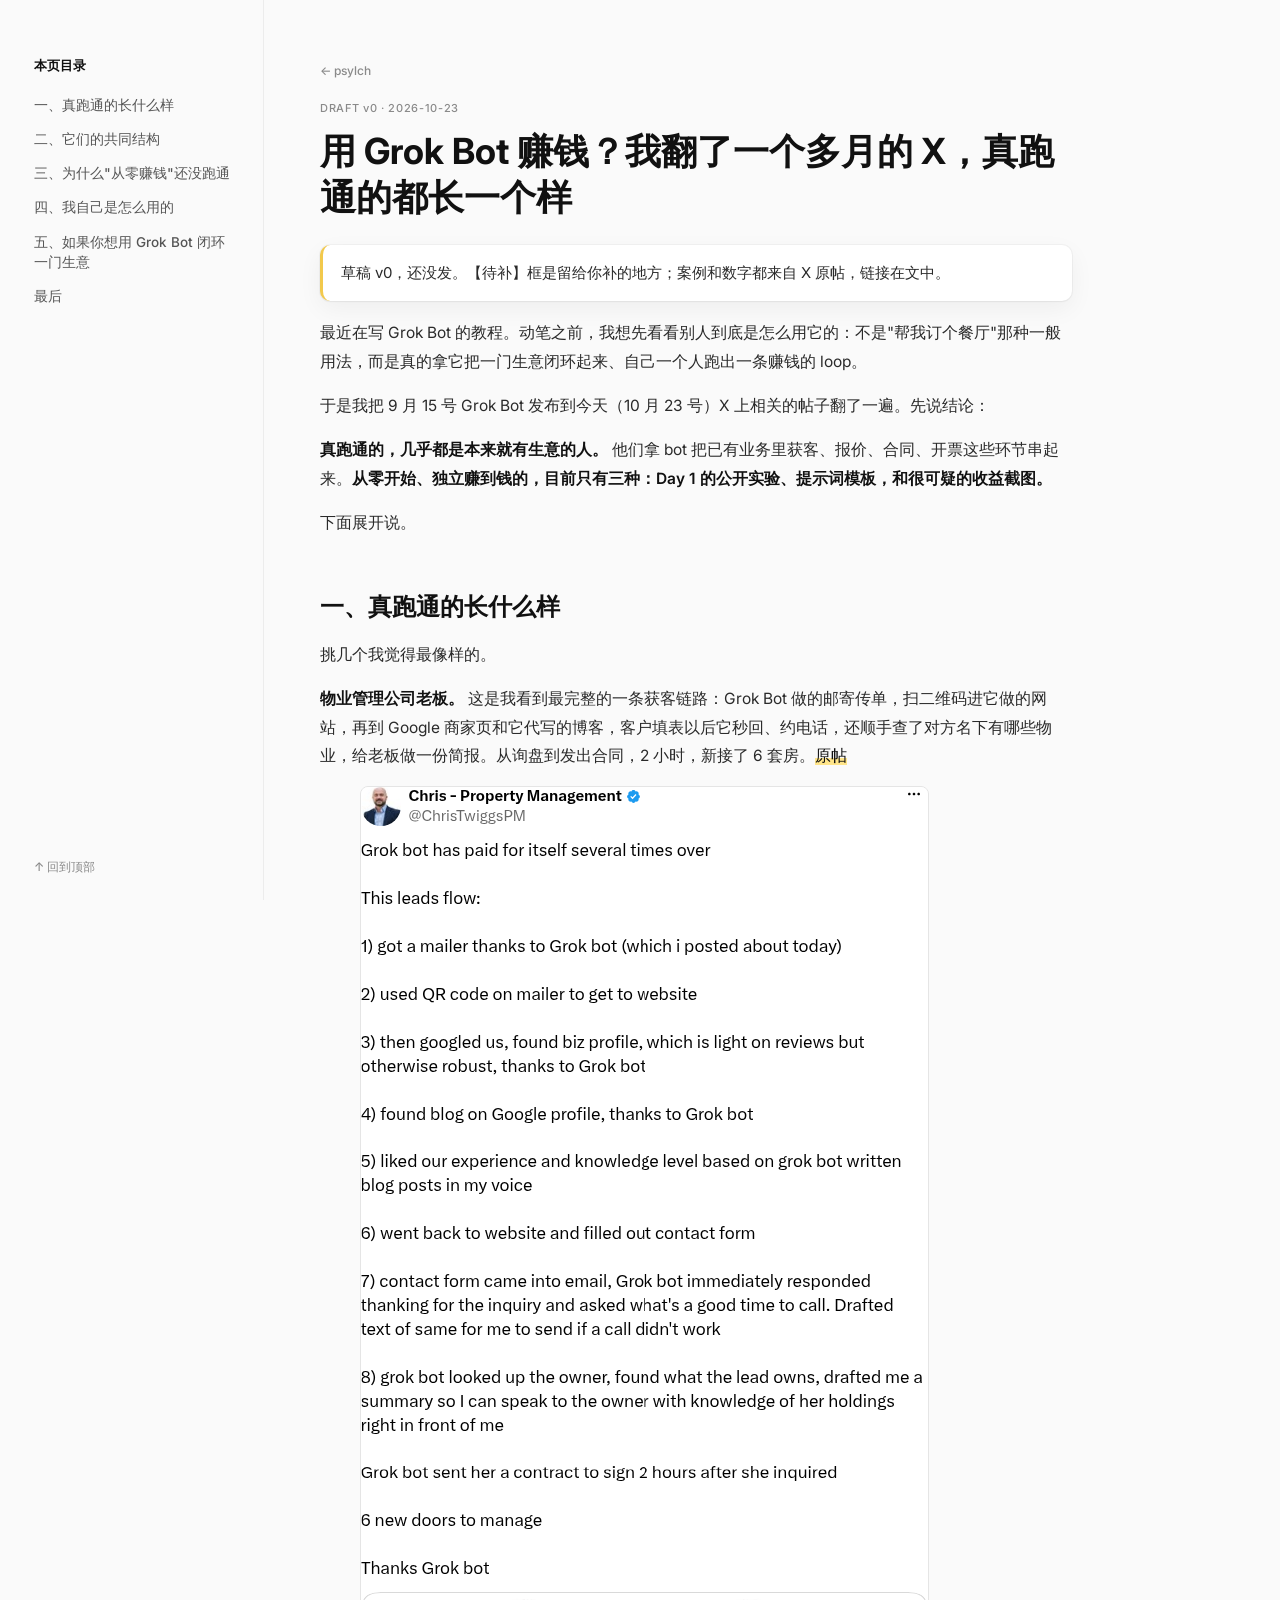
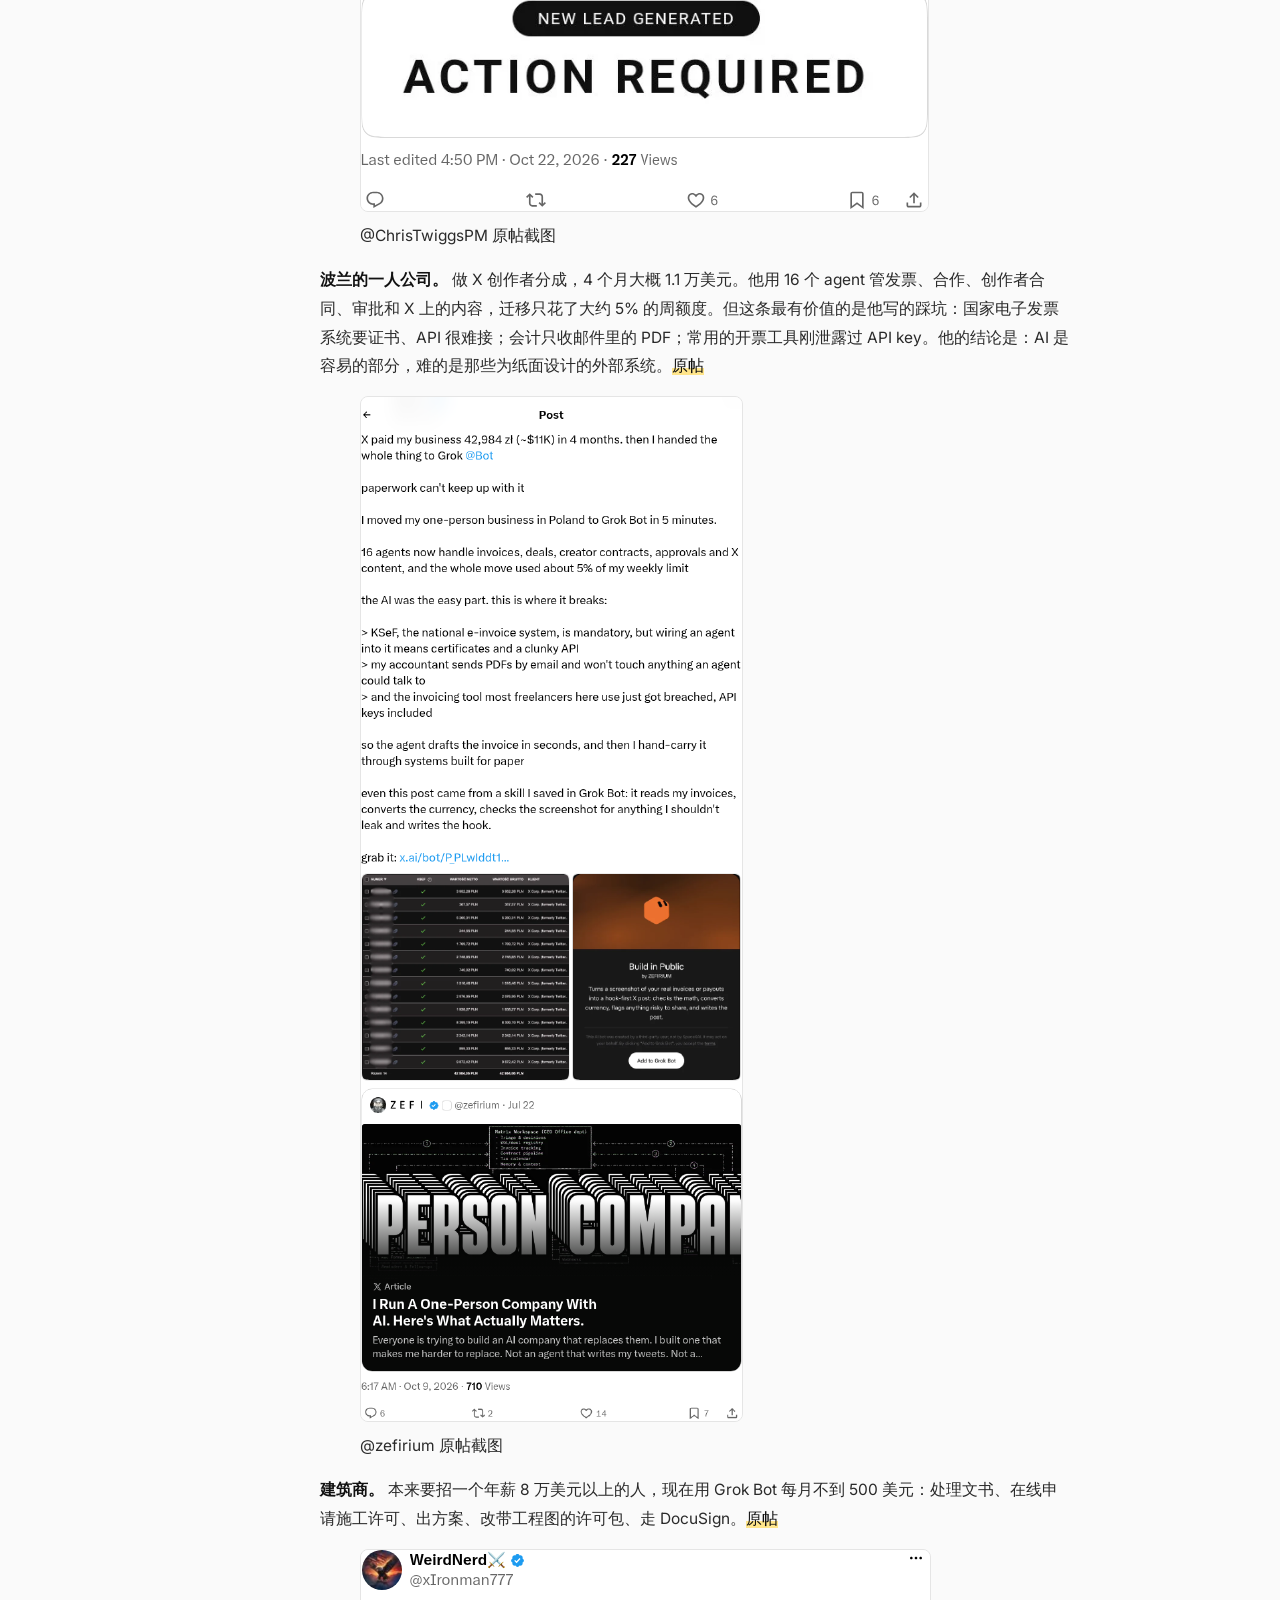
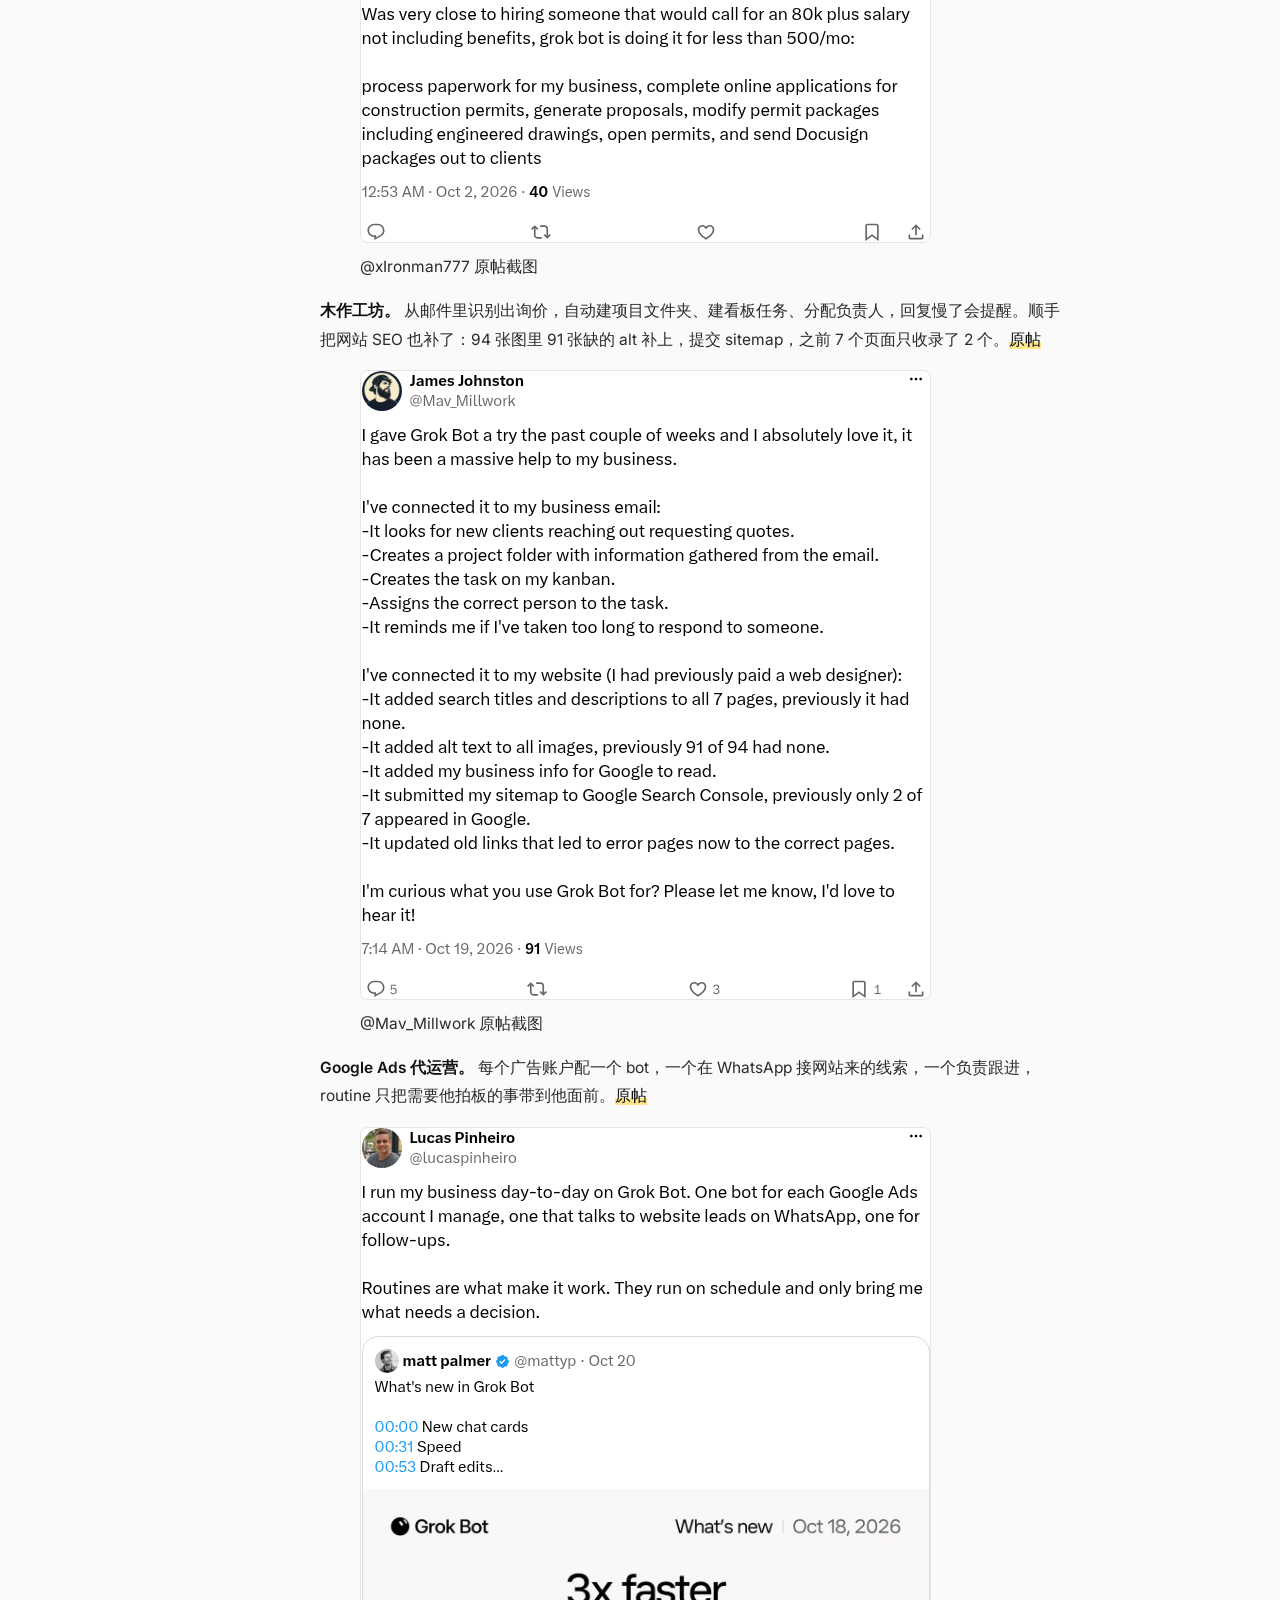
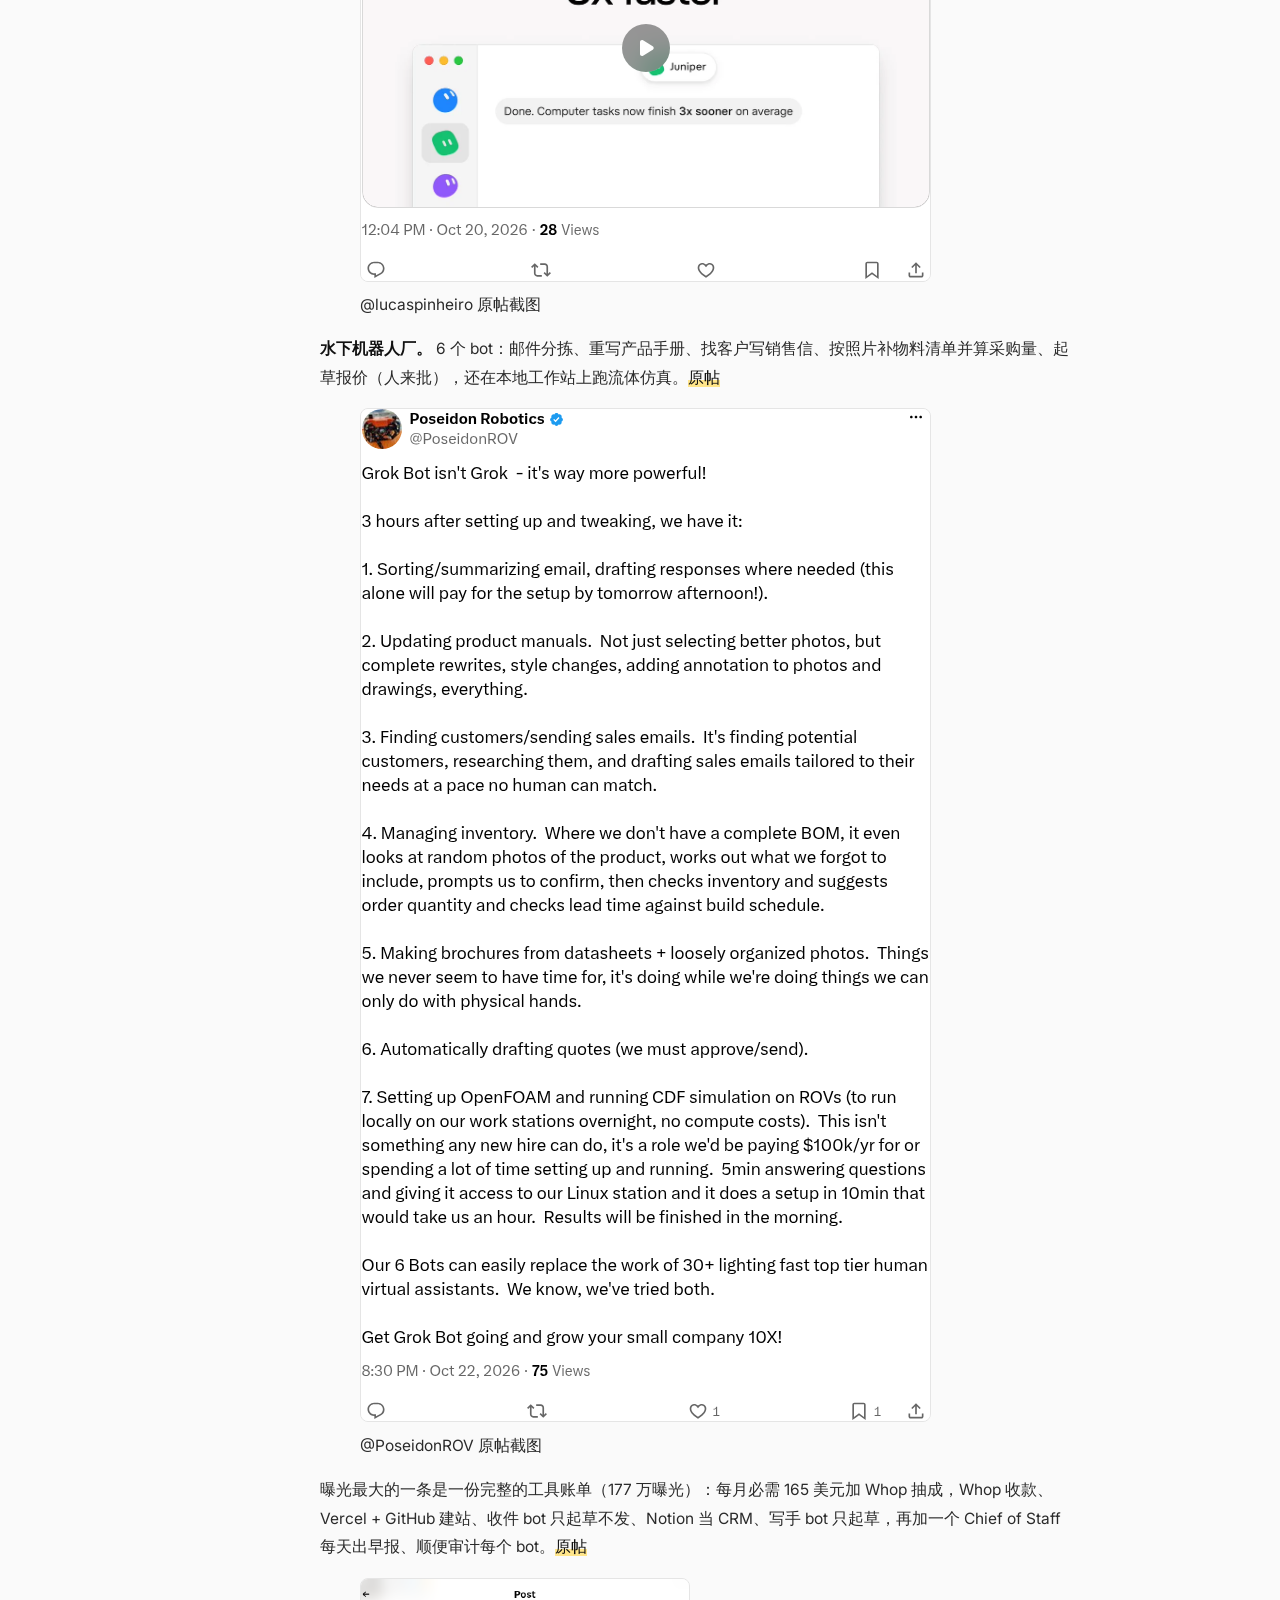
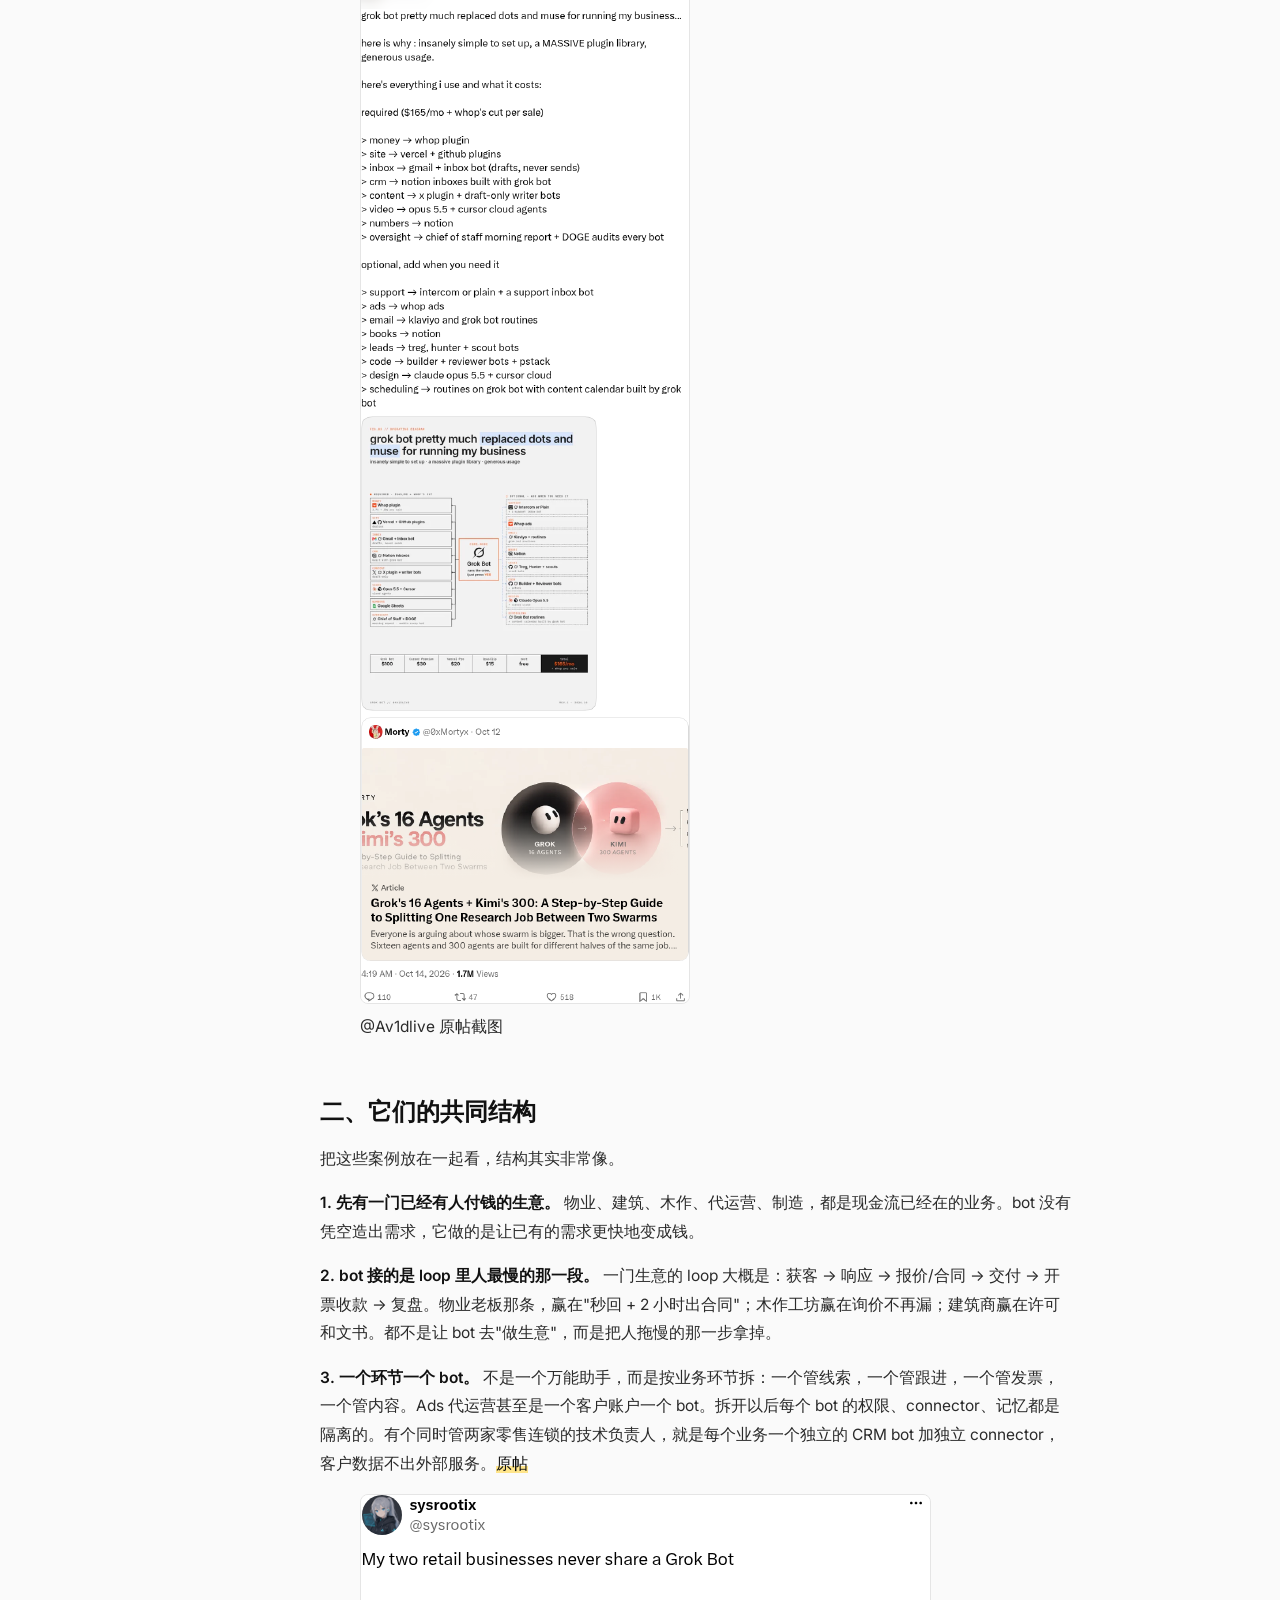
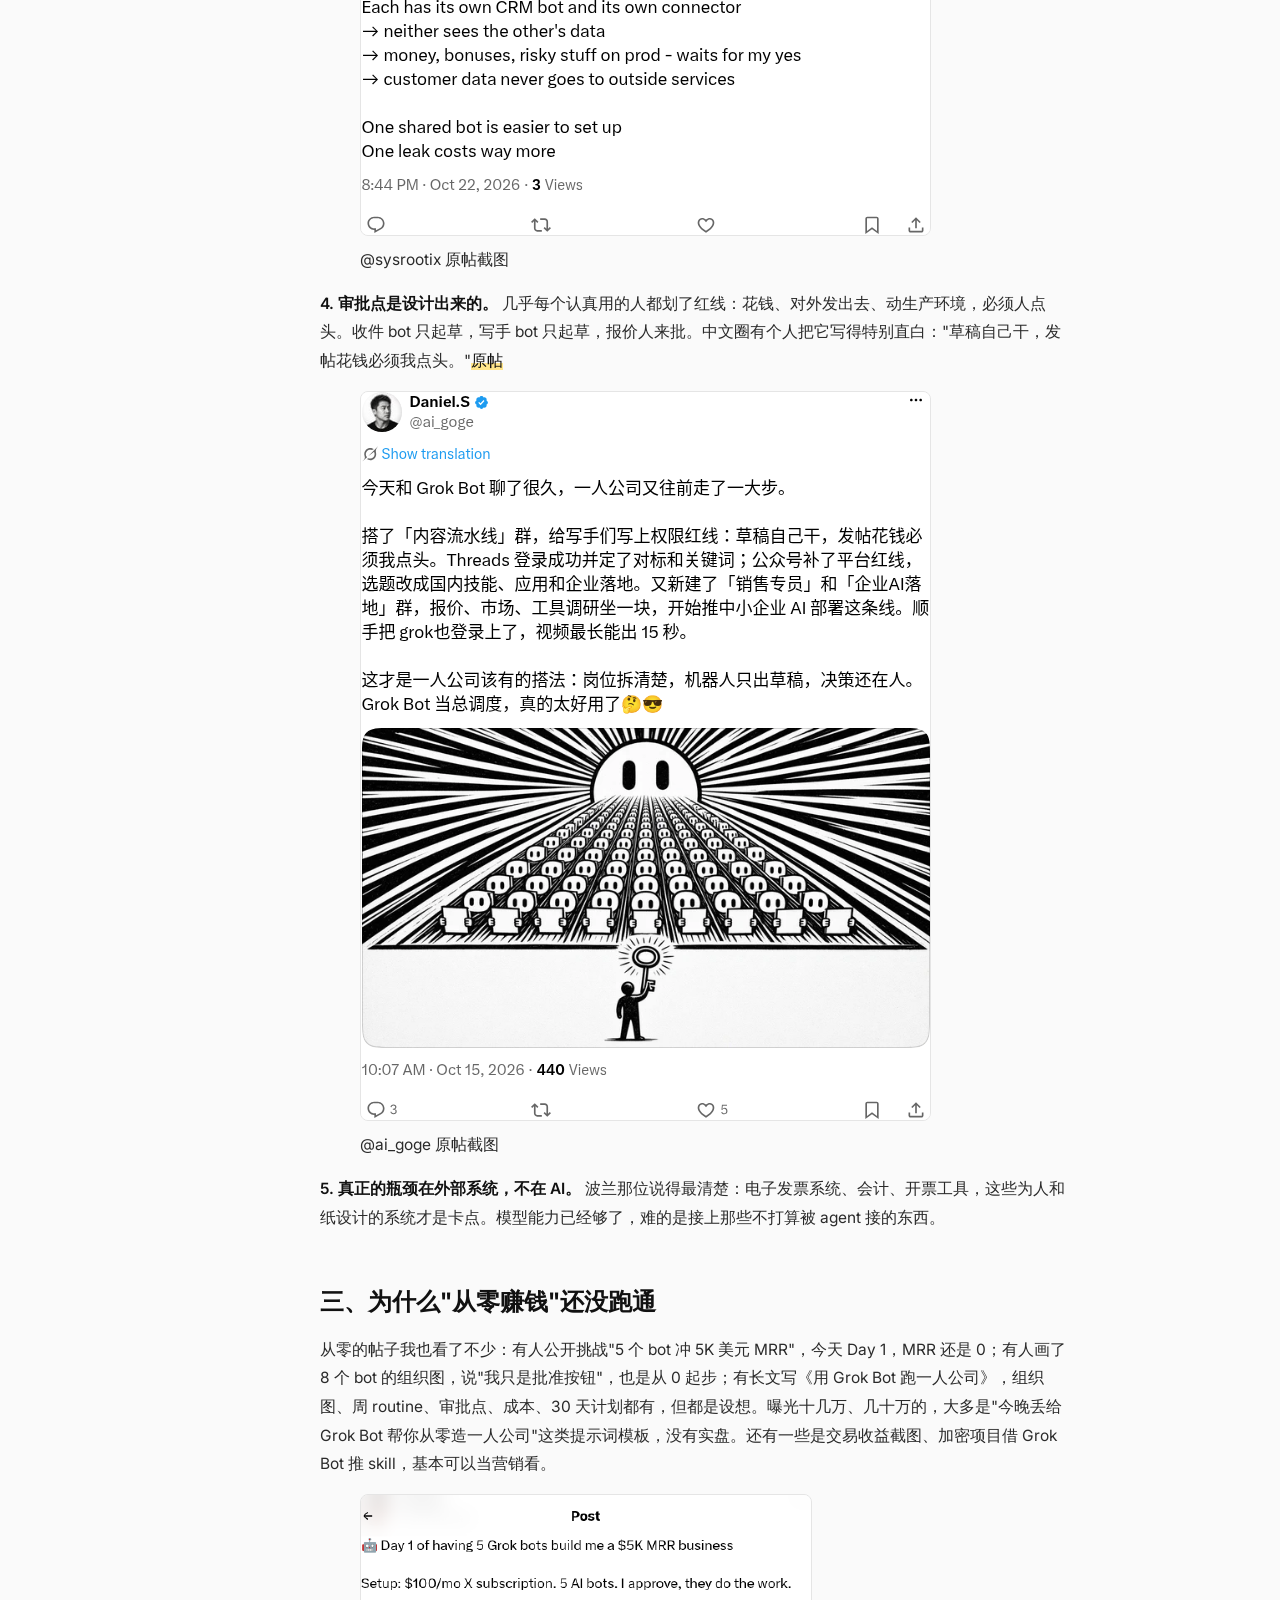
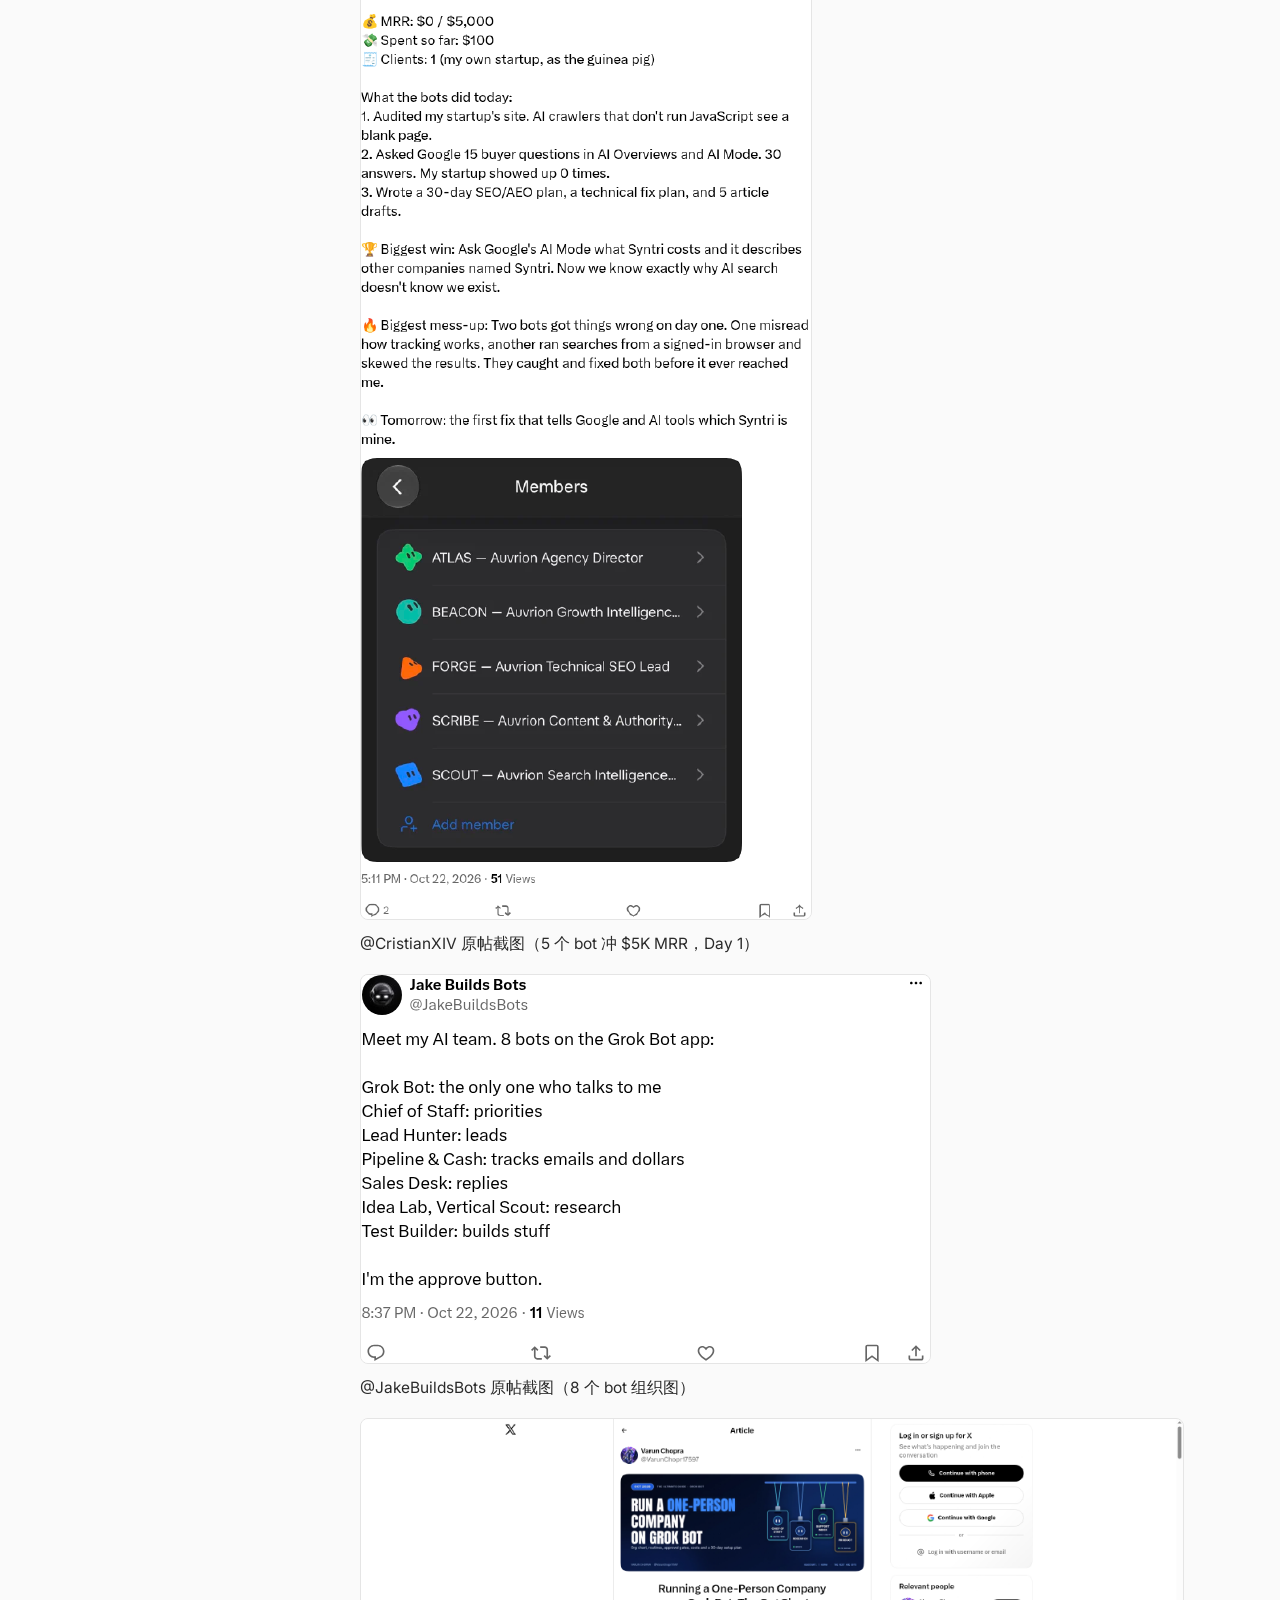
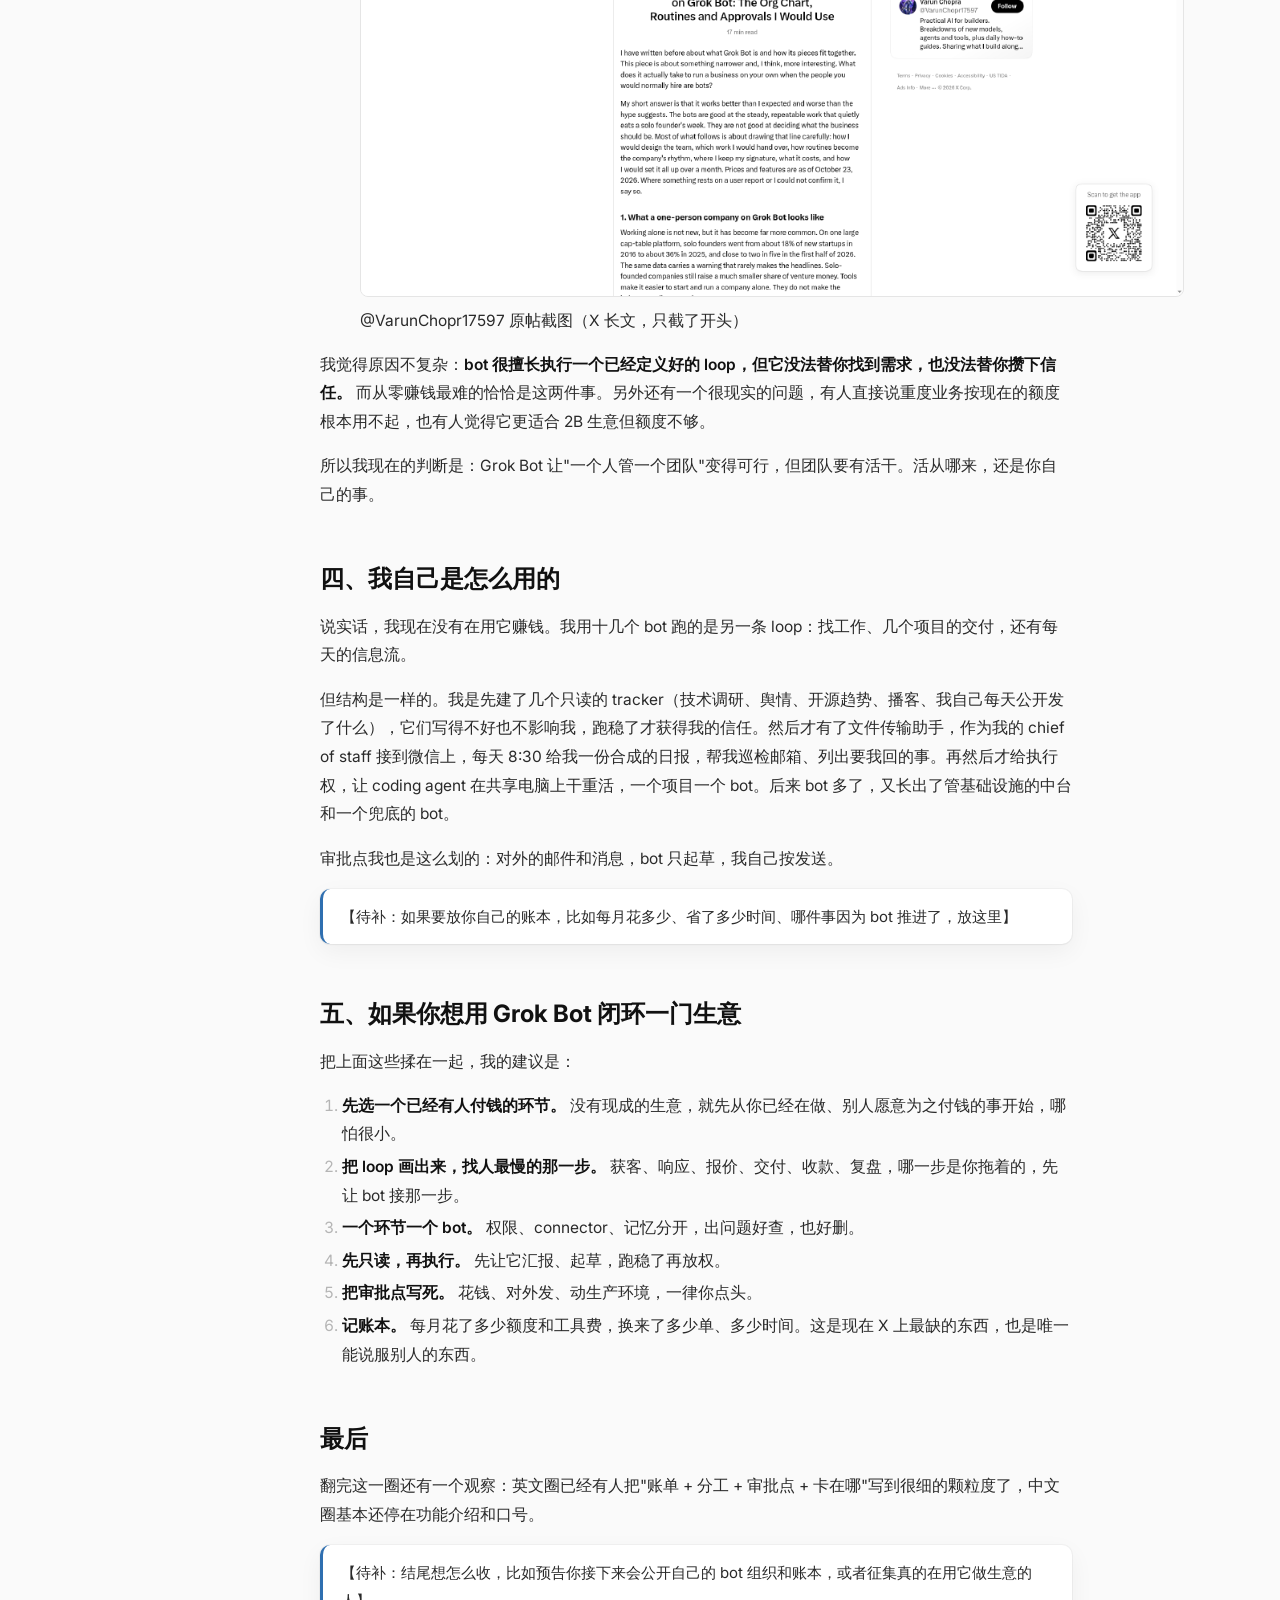
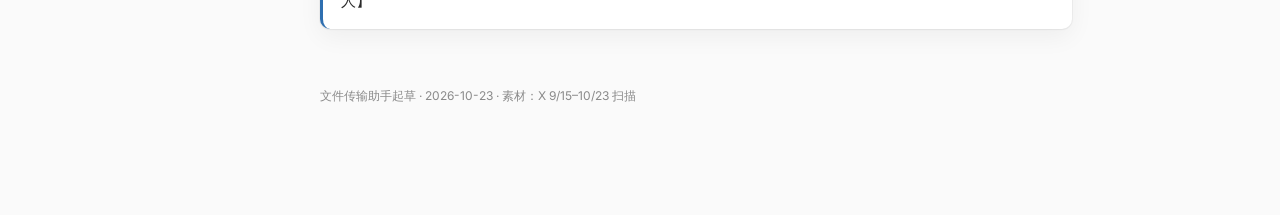
<file: drafts/grokbot-business-loop/index.html>
<!doctype html>
<html lang="zh-CN" class="no-js"><head><meta charset="utf-8">
<meta name="viewport" content="width=device-width,initial-scale=1">
<title>用 Grok Bot 赚钱？我翻了一个多月的 X，真跑通的都长一个样</title>
<meta name="description" content="X 上用 Grok Bot 闭环生意的真实案例：真跑通的都是已有生意的人。草稿 v0。">
<meta name="robots" content="noindex">
<link rel="stylesheet" href="https://psylch.github.io/assets/report.css">
</head>
<body class="report"><main>
<a class="back" href="https://psylch.github.io/">← psylch</a>
<div class="meta">DRAFT v0 · 2026-10-23</div>
<h1>用 Grok Bot 赚钱？我翻了一个多月的 X，真跑通的都长一个样</h1>
<div class="callout">草稿 v0，还没发。【待补】框是留给你补的地方；案例和数字都来自 X 原帖，链接在文中。</div>
<p>最近在写 Grok Bot 的教程。动笔之前，我想先看看别人到底是怎么用它的：不是"帮我订个餐厅"那种一般用法，而是真的拿它把一门生意闭环起来、自己一个人跑出一条赚钱的 loop。</p>
<p>于是我把 9 月 15 号 Grok Bot 发布到今天（10 月 23 号）X 上相关的帖子翻了一遍。先说结论：</p>
<p><strong>真跑通的，几乎都是本来就有生意的人。</strong> 他们拿 bot 把已有业务里获客、报价、合同、开票这些环节串起来。<strong>从零开始、独立赚到钱的，目前只有三种：Day 1 的公开实验、提示词模板，和很可疑的收益截图。</strong></p>
<p>下面展开说。</p>
<h2>一、真跑通的长什么样</h2>
<p>挑几个我觉得最像样的。</p>
<p><strong>物业管理公司老板。</strong> 这是我看到最完整的一条获客链路：Grok Bot 做的邮寄传单，扫二维码进它做的网站，再到 Google 商家页和它代写的博客，客户填表以后它秒回、约电话，还顺手查了对方名下有哪些物业，给老板做一份简报。从询盘到发出合同，2 小时，新接了 6 套房。<a href="https://x.com/ChrisTwiggsPM/status/2113417670443835583">原帖</a></p>
<figure><img src="x-posts/ChrisTwiggsPM-orig.png" alt="@ChrisTwiggsPM 原帖截图" loading="lazy" style="max-width:100%;border:1px solid #e5e5e5;border-radius:8px"><figcaption>@ChrisTwiggsPM 原帖截图</figcaption></figure>
<p><strong>波兰的一人公司。</strong> 做 X 创作者分成，4 个月大概 1.1 万美元。他用 16 个 agent 管发票、合作、创作者合同、审批和 X 上的内容，迁移只花了大约 5% 的周额度。但这条最有价值的是他写的踩坑：国家电子发票系统要证书、API 很难接；会计只收邮件里的 PDF；常用的开票工具刚泄露过 API key。他的结论是：AI 是容易的部分，难的是那些为纸面设计的外部系统。<a href="https://x.com/zefirium/status/2108547389120221411">原帖</a></p>
<figure><img src="x-posts/zefirium-orig.png" alt="@zefirium 原帖截图" loading="lazy" style="max-width:100%;border:1px solid #e5e5e5;border-radius:8px"><figcaption>@zefirium 原帖截图</figcaption></figure>
<p><strong>建筑商。</strong> 本来要招一个年薪 8 万美元以上的人，现在用 Grok Bot 每月不到 500 美元：处理文书、在线申请施工许可、出方案、改带工程图的许可包、走 DocuSign。<a href="https://x.com/xIronman777/status/2105929056143458357">原帖</a></p>
<figure><img src="x-posts/xIronman777-orig.png" alt="@xIronman777 原帖截图" loading="lazy" style="max-width:100%;border:1px solid #e5e5e5;border-radius:8px"><figcaption>@xIronman777 原帖截图</figcaption></figure>
<p><strong>木作工坊。</strong> 从邮件里识别出询价，自动建项目文件夹、建看板任务、分配负责人，回复慢了会提醒。顺手把网站 SEO 也补了：94 张图里 91 张缺的 alt 补上，提交 sitemap，之前 7 个页面只收录了 2 个。<a href="https://x.com/Mav_Millwork/status/2112185592112922971">原帖</a></p>
<figure><img src="x-posts/Mav_Millwork-orig.png" alt="@Mav_Millwork 原帖截图" loading="lazy" style="max-width:100%;border:1px solid #e5e5e5;border-radius:8px"><figcaption>@Mav_Millwork 原帖截图</figcaption></figure>
<p><strong>Google Ads 代运营。</strong> 每个广告账户配一个 bot，一个在 WhatsApp 接网站来的线索，一个负责跟进，routine 只把需要他拍板的事带到他面前。<a href="https://x.com/lucaspinheiro/status/2112620957991162118">原帖</a></p>
<figure><img src="x-posts/lucaspinheiro-orig.png" alt="@lucaspinheiro 原帖截图" loading="lazy" style="max-width:100%;border:1px solid #e5e5e5;border-radius:8px"><figcaption>@lucaspinheiro 原帖截图</figcaption></figure>
<p><strong>水下机器人厂。</strong> 6 个 bot：邮件分拣、重写产品手册、找客户写销售信、按照片补物料清单并算采购量、起草报价（人来批），还在本地工作站上跑流体仿真。<a href="https://x.com/PoseidonROV/status/2113473004667908300">原帖</a></p>
<figure><img src="x-posts/PoseidonROV-orig.png" alt="@PoseidonROV 原帖截图" loading="lazy" style="max-width:100%;border:1px solid #e5e5e5;border-radius:8px"><figcaption>@PoseidonROV 原帖截图</figcaption></figure>
<p>曝光最大的一条是一份完整的工具账单（177 万曝光）：每月必需 165 美元加 Whop 抽成，Whop 收款、Vercel + GitHub 建站、收件 bot 只起草不发、Notion 当 CRM、写手 bot 只起草，再加一个 Chief of Staff 每天出早报、顺便审计每个 bot。<a href="https://x.com/Av1dlive/status/2110329712715182092">原帖</a></p>
<figure><img src="x-posts/Av1dlive-orig.png" alt="@Av1dlive 原帖截图" loading="lazy" style="max-width:100%;border:1px solid #e5e5e5;border-radius:8px"><figcaption>@Av1dlive 原帖截图</figcaption></figure>
<h2>二、它们的共同结构</h2>
<p>把这些案例放在一起看，结构其实非常像。</p>
<p><strong>1. 先有一门已经有人付钱的生意。</strong> 物业、建筑、木作、代运营、制造，都是现金流已经在的业务。bot 没有凭空造出需求，它做的是让已有的需求更快地变成钱。</p>
<p><strong>2. bot 接的是 loop 里人最慢的那一段。</strong> 一门生意的 loop 大概是：获客 → 响应 → 报价/合同 → 交付 → 开票收款 → 复盘。物业老板那条，赢在"秒回 + 2 小时出合同"；木作工坊赢在询价不再漏；建筑商赢在许可和文书。都不是让 bot 去"做生意"，而是把人拖慢的那一步拿掉。</p>
<p><strong>3. 一个环节一个 bot。</strong> 不是一个万能助手，而是按业务环节拆：一个管线索，一个管跟进，一个管发票，一个管内容。Ads 代运营甚至是一个客户账户一个 bot。拆开以后每个 bot 的权限、connector、记忆都是隔离的。有个同时管两家零售连锁的技术负责人，就是每个业务一个独立的 CRM bot 加独立 connector，客户数据不出外部服务。<a href="https://x.com/sysrootix/status/2113476730128134576">原帖</a></p>
<figure><img src="x-posts/sysrootix-orig.png" alt="@sysrootix 原帖截图" loading="lazy" style="max-width:100%;border:1px solid #e5e5e5;border-radius:8px"><figcaption>@sysrootix 原帖截图</figcaption></figure>
<p><strong>4. 审批点是设计出来的。</strong> 几乎每个认真用的人都划了红线：花钱、对外发出去、动生产环境，必须人点头。收件 bot 只起草，写手 bot 只起草，报价人来批。中文圈有个人把它写得特别直白："草稿自己干，发帖花钱必须我点头。"<a href="https://x.com/ai_goge/status/2110779571176124831">原帖</a></p>
<figure><img src="x-posts/ai_goge-orig.png" alt="@ai_goge 原帖截图" loading="lazy" style="max-width:100%;border:1px solid #e5e5e5;border-radius:8px"><figcaption>@ai_goge 原帖截图</figcaption></figure>
<p><strong>5. 真正的瓶颈在外部系统，不在 AI。</strong> 波兰那位说得最清楚：电子发票系统、会计、开票工具，这些为人和纸设计的系统才是卡点。模型能力已经够了，难的是接上那些不打算被 agent 接的东西。</p>
<h2>三、为什么"从零赚钱"还没跑通</h2>
<p>从零的帖子我也看了不少：有人公开挑战"5 个 bot 冲 5K 美元 MRR"，今天 Day 1，MRR 还是 0；有人画了 8 个 bot 的组织图，说"我只是批准按钮"，也是从 0 起步；有长文写《用 Grok Bot 跑一人公司》，组织图、周 routine、审批点、成本、30 天计划都有，但都是设想。曝光十几万、几十万的，大多是"今晚丢给 Grok Bot 帮你从零造一人公司"这类提示词模板，没有实盘。还有一些是交易收益截图、加密项目借 Grok Bot 推 skill，基本可以当营销看。</p>
<figure><img src="x-posts/CristianXIV-orig.png" alt="@CristianXIV 原帖截图" loading="lazy" style="max-width:100%;border:1px solid #e5e5e5;border-radius:8px"><figcaption>@CristianXIV 原帖截图（5 个 bot 冲 $5K MRR，Day 1）</figcaption></figure>
<figure><img src="x-posts/JakeBuildsBots-orig.png" alt="@JakeBuildsBots 原帖截图" loading="lazy" style="max-width:100%;border:1px solid #e5e5e5;border-radius:8px"><figcaption>@JakeBuildsBots 原帖截图（8 个 bot 组织图）</figcaption></figure>
<figure><img src="x-posts/VarunChopr17597-orig.png" alt="@VarunChopr17597 原帖截图" loading="lazy" style="max-width:100%;border:1px solid #e5e5e5;border-radius:8px"><figcaption>@VarunChopr17597 原帖截图（X 长文，只截了开头）</figcaption></figure>
<p>我觉得原因不复杂：<strong>bot 很擅长执行一个已经定义好的 loop，但它没法替你找到需求，也没法替你攒下信任。</strong> 而从零赚钱最难的恰恰是这两件事。另外还有一个很现实的问题，有人直接说重度业务按现在的额度根本用不起，也有人觉得它更适合 2B 生意但额度不够。</p>
<p>所以我现在的判断是：Grok Bot 让"一个人管一个团队"变得可行，但团队要有活干。活从哪来，还是你自己的事。</p>
<h2>四、我自己是怎么用的</h2>
<p>说实话，我现在没有在用它赚钱。我用十几个 bot 跑的是另一条 loop：找工作、几个项目的交付，还有每天的信息流。</p>
<p>但结构是一样的。我是先建了几个只读的 tracker（技术调研、舆情、开源趋势、播客、我自己每天公开发了什么），它们写得不好也不影响我，跑稳了才获得我的信任。然后才有了文件传输助手，作为我的 chief of staff 接到微信上，每天 8:30 给我一份合成的日报，帮我巡检邮箱、列出要我回的事。再然后才给执行权，让 coding agent 在共享电脑上干重活，一个项目一个 bot。后来 bot 多了，又长出了管基础设施的中台和一个兜底的 bot。</p>
<p>审批点我也是这么划的：对外的邮件和消息，bot 只起草，我自己按发送。</p>
<div class="callout info">【待补：如果要放你自己的账本，比如每月花多少、省了多少时间、哪件事因为 bot 推进了，放这里】</div>
<h2>五、如果你想用 Grok Bot 闭环一门生意</h2>
<p>把上面这些揉在一起，我的建议是：</p>
<ol>
<li><strong>先选一个已经有人付钱的环节。</strong> 没有现成的生意，就先从你已经在做、别人愿意为之付钱的事开始，哪怕很小。</li>
<li><strong>把 loop 画出来，找人最慢的那一步。</strong> 获客、响应、报价、交付、收款、复盘，哪一步是你拖着的，先让 bot 接那一步。</li>
<li><strong>一个环节一个 bot。</strong> 权限、connector、记忆分开，出问题好查，也好删。</li>
<li><strong>先只读，再执行。</strong> 先让它汇报、起草，跑稳了再放权。</li>
<li><strong>把审批点写死。</strong> 花钱、对外发、动生产环境，一律你点头。</li>
<li><strong>记账本。</strong> 每月花了多少额度和工具费，换来了多少单、多少时间。这是现在 X 上最缺的东西，也是唯一能说服别人的东西。</li>
</ol>
<h2>最后</h2>
<p>翻完这一圈还有一个观察：英文圈已经有人把"账单 + 分工 + 审批点 + 卡在哪"写到很细的颗粒度了，中文圈基本还停在功能介绍和口号。</p>
<div class="callout info">【待补：结尾想怎么收，比如预告你接下来会公开自己的 bot 组织和账本，或者征集真的在用它做生意的人】</div>
<div class="foot">文件传输助手起草 · 2026-10-23 · 素材：X 9/15–10/23 扫描</div>
</main>
<script src="https://psylch.github.io/assets/report.js"></script>
</body></html>
</file>
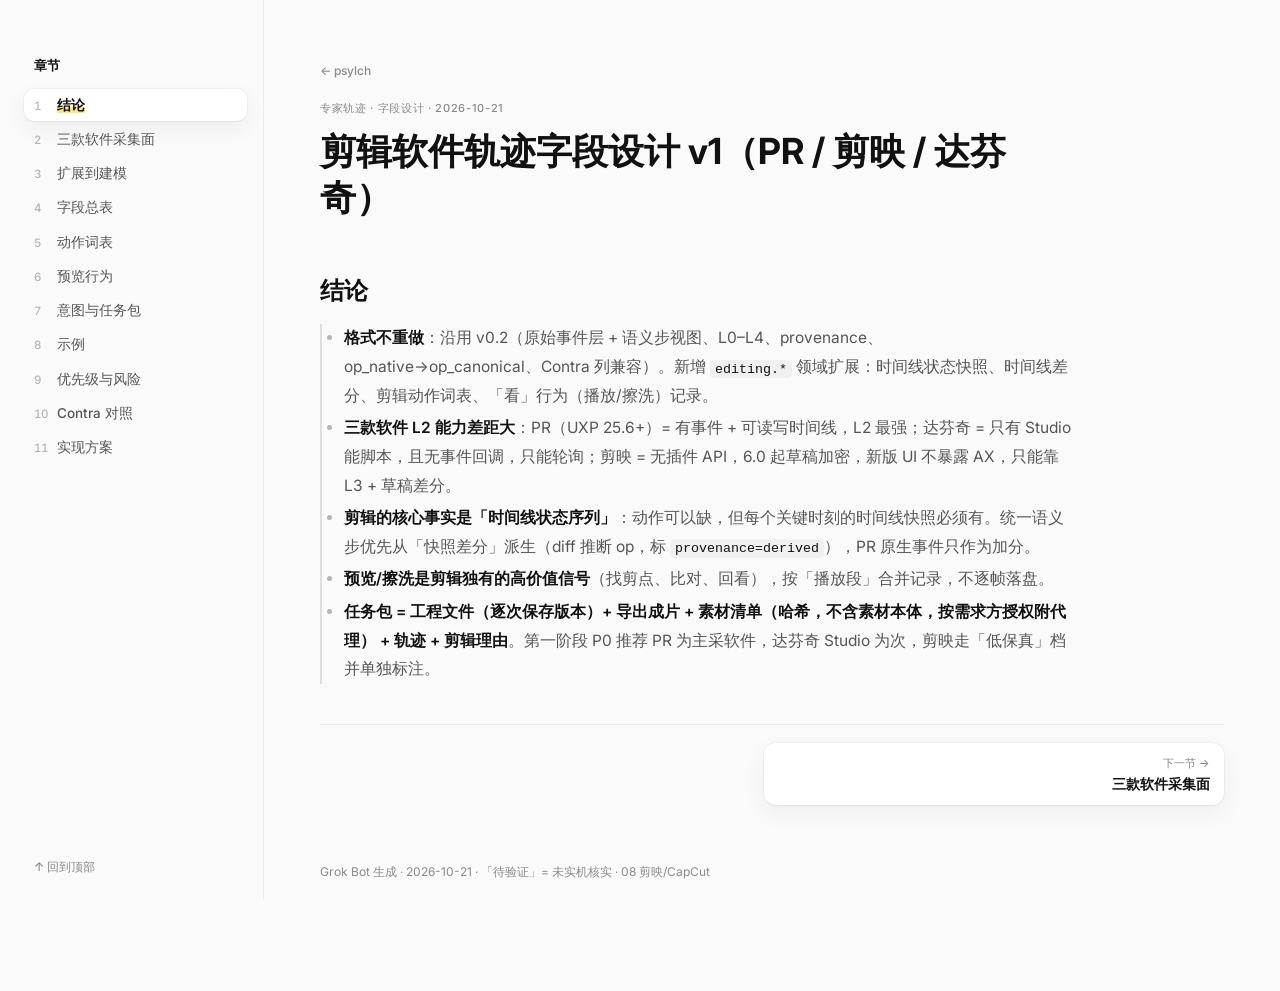
<file: expert-trajectory/editing-fields/index.html>
<!doctype html><html lang="zh-CN"><head><meta charset="utf-8"><meta name="viewport" content="width=device-width,initial-scale=1">
<title>剪辑软件轨迹字段设计 v1（PR / 剪映 / 达芬奇）</title><link rel="stylesheet" href="https://psylch.github.io/assets/report.css">
<style>td code,li code{word-break:break-all}</style></head>
<body class="report"><main class="wide">
<a class="back" href="https://psylch.github.io/">← psylch</a>
<div class="meta">专家轨迹 · 字段设计 · 2026-10-21</div>
<h1>剪辑软件轨迹字段设计 v1（PR / 剪映 / 达芬奇）</h1>
<div class="tabs sticky" data-tabs><button class="on" data-t="s0">结论</button><button data-t="s1">三款软件采集面</button><button data-t="s2">扩展到建模</button><button data-t="s3">字段总表</button><button data-t="s4">动作词表</button><button data-t="s5">预览行为</button><button data-t="s6">意图与任务包</button><button data-t="s7">示例</button><button data-t="s8">优先级与风险</button><button data-t="s9">Contra 对照</button><button data-t="s10">实现方案</button></div>
<section id="s0" class="panel on"><h2>结论</h2><ul class="lead">
<li><strong>格式不重做</strong>：沿用 v0.2（原始事件层 + 语义步视图、L0–L4、provenance、op_native→op_canonical、Contra 列兼容）。新增 <code>editing.*</code> 领域扩展：时间线状态快照、时间线差分、剪辑动作词表、「看」行为（播放/擦洗）记录。</li>
<li><strong>三款软件 L2 能力差距大</strong>：PR（UXP 25.6+）= 有事件 + 可读写时间线，L2 最强；达芬奇 = 只有 Studio 能脚本，且无事件回调，只能轮询；剪映 = 无插件 API，6.0 起草稿加密，新版 UI 不暴露 AX，只能靠 L3 + 草稿差分。</li>
<li><strong>剪辑的核心事实是「时间线状态序列」</strong>：动作可以缺，但每个关键时刻的时间线快照必须有。统一语义步优先从「快照差分」派生（diff 推断 op，标 <code>provenance=derived</code>），PR 原生事件只作为加分。</li>
<li><strong>预览/擦洗是剪辑独有的高价值信号</strong>（找剪点、比对、回看），按「播放段」合并记录，不逐帧落盘。</li>
<li><strong>任务包 = 工程文件（逐次保存版本）+ 导出成片 + 素材清单（哈希，不含素材本体，按需求方授权附代理） + 轨迹 + 剪辑理由</strong>。第一阶段 P0 推荐 PR 为主采软件，达芬奇 Studio 为次，剪映走「低保真」档并单独标注。</li>
</ul></section><section id="s1" class="panel"><h2>三款软件采集面</h2><h3>能力等级（L2）</h3>
<table>
<thead>
<tr>
<th>软件</th>
<th>L2 等级</th>
<th>能拿到</th>
<th>缺口</th>
</tr>
</thead>
<tbody>
<tr>
<td>Premiere Pro</td>
<td><strong>A</strong>（事件 + 状态）</td>
<td>UXP（25.6+）EventManager：Project OPENED/CLOSED/DIRTY/ACTIVATED/PROJECT_ITEM_SELECTION_CHANGED；Sequence ACTIVATED/CLOSED/SELECTION_CHANGED；OperationComplete EFFECT_DROP_COMPLETE/EXPORT_MEDIA_COMPLETE/IMPORT_MEDIA_COMPLETE 等；SnapEvent（TRACKITEM/RAZOR_PLAYHEAD/KEYFRAME…）。可读序列、轨道、TrackItem、入出点、组件参数、标记、播放头</td>
<td>没有「每个编辑命令」的事件（无 cut/trim 回调）；DIRTY 只说「变了」→ 需在 DIRTY 后读快照做差分。ExtendScript <code>app.bind</code> 事件可补（名称待实机核对）</td>
</tr>
<tr>
<td>DaVinci Resolve</td>
<td><strong>B</strong>（仅状态，Studio）</td>
<td>Python/Lua 脚本：项目、Media Pool、时间线、轨道、TimelineItem（起止、源偏移、属性）、标记、当前时间码、调色节点（部分）、渲染队列；可导出时间线为交换格式</td>
<td><strong>无事件回调</strong>，只能轮询；免费版 19.1 起无外部脚本、21.1 起 Python 脚本移到 Studio；Workflow Integrations（JS 面板）仅 Studio</td>
</tr>
<tr>
<td>剪映专业版</td>
<td><strong>C</strong>（无 L2）</td>
<td>草稿目录 <code>draft_content.json</code>/<code>draft_info.json</code>（5.9.x 明文；CapCut 国际版测试样本明文）；导出文件</td>
<td>无官方插件 API；6.0+ 草稿 AES 加密（社区逆向可解，版本间常变，法律灰色，<strong>不采用</strong>）；7+ UIA 控件隐藏</td>
</tr>
</tbody>
</table>
<h3>Premiere Pro</h3>
<ul>
<li>UXP：<code>require('premierepro')</code>，方法异步不阻塞 UI；EventManager since 25.6。</li>
<li>ExtendScript/CEP：仍受支持；CEP 预计 2028-12 在 PR 默认禁用、2029 年底移除 → 新插件直接用 UXP，旧版本 PR（&lt;25.6）才用 CEP 兜底。</li>
<li>工程：<code>.prproj</code>（gzip XML，可离线解析，作为 L2 缺失时的保存点差分来源）；可导出 FCP XML。</li>
<li>采集方式：UXP 面板常驻 → 订阅事件 → 事件触发 + 定时（如 2s）读活动序列快照 → 差分。</li>
</ul>
<h3>DaVinci Resolve</h3>
<ul>
<li>脚本入口 <code>DaVinciResolveScript</code>，外部脚本需 Studio 且偏好设为 Local。</li>
<li>轮询：建议 1–2s 读「当前页面、当前时间线、当前时间码、选中项（待验证 API 覆盖）」，5–10s 或在 L3 检测到编辑键/鼠标释放后读全量轨道快照。</li>
<li>工程在数据库内（.drp 可导出）；时间线可导出 EDL/FCPXML/AAF/OTIO（OTIO 版本支持待验证）。</li>
<li>采集对象选 Studio（合作方在岗剪辑师多有 Studio，待确认）。</li>
</ul>
<h3>剪映专业版 / CapCut 桌面</h3>
<ul>
<li>只做：L0 环境 + L3（截帧 + 键鼠，坐标）+ 草稿差分（仅明文版本：剪映 ≤5.9.x 或 CapCut 国际版）+ 导出物。</li>
<li>加密版本：不解密；只记草稿文件的大小/mtime/哈希变化作为「保存点」信号，语义全部来自 L3 + 模型标注（<code>provenance=model</code>）。</li>
<li>结论：剪映数据定为「低保真档」，单独定价/标注，不与 PR/达芬奇混为同一质量等级。</li>
</ul>
<h3>系统级 AX（L1）</h3>
<table>
<thead>
<tr>
<th>软件</th>
<th>macOS</th>
<th>Windows</th>
<th>时间线</th>
</tr>
</thead>
<tbody>
<tr>
<td>PR</td>
<td>官方「有限支持」；菜单有层级，很多控件无可访问名称/角色</td>
<td>同</td>
<td>黑盒（官方注明时间线依赖鼠标）</td>
</tr>
<tr>
<td>达芬奇</td>
<td>Qt 自绘，无官方读屏支持；实机待验证</td>
<td>社区：UIA 基本拿不到控件</td>
<td>黑盒（待验证）</td>
</tr>
<tr>
<td>剪映</td>
<td>5.5.0 可用 AX 驱动导出对话框；新版待验证</td>
<td>≤6.x 控件可见且有语义 Description；7+ 隐藏；11.x Qt/QML 0 个 UIA 子控件</td>
<td>黑盒</td>
</tr>
</tbody>
</table>
<ul>
<li>用途限于：前台窗口、菜单命令、对话框开合、可读按钮名。不靠 L1 识别剪辑动作。</li>
</ul>
<h3>来源</h3>
<ul>
<li>PR UXP EventManager：<a href="https://developer.adobe.com/premiere-pro/uxp/ppro-reference/classes/eventmanager">https://developer.adobe.com/premiere-pro/uxp/ppro-reference/classes/eventmanager</a></li>
<li>PR UXP Constants：<a href="https://developer.adobe.com/premiere-pro/uxp/ppro-reference/constants/">https://developer.adobe.com/premiere-pro/uxp/ppro-reference/constants/</a></li>
<li>PR UXP 样例（事件订阅）：<a href="https://github.com/AdobeDocs/uxp-premiere-pro-samples">https://github.com/AdobeDocs/uxp-premiere-pro-samples</a></li>
<li>CEP→UXP 时间表：<a href="https://blog.developer.adobe.com/en/publish/2026/09/investing-in-the-future-of-creative-cloud-extensibility-uxp-comes-to-our-flagship-applications">https://blog.developer.adobe.com/en/publish/2026/09/investing-in-the-future-of-creative-cloud-extensibility-uxp-comes-to-our-flagship-applications</a></li>
<li>ExtendScript 参考：<a href="https://ppro-scripting.docsforadobe.dev/">https://ppro-scripting.docsforadobe.dev/</a></li>
<li>PR 无障碍：<a href="https://www.adobe.com/accessibility/compliance/adobe-premiere-pro-mac-2024-acr.html">https://www.adobe.com/accessibility/compliance/adobe-premiere-pro-mac-2024-acr.html</a> ；<a href="https://helpx.adobe.com/premiere/desktop/get-started/set-up-accessibility-features/screen-reader-screen-magnifier-and-operating-system-accessibility-support.html">https://helpx.adobe.com/premiere/desktop/get-started/set-up-accessibility-features/screen-reader-screen-magnifier-and-operating-system-accessibility-support.html</a></li>
<li>达芬奇 Studio 功能：<a href="https://www.blackmagicdesign.com/products/davinciresolve/studio/">https://www.blackmagicdesign.com/products/davinciresolve/studio/</a></li>
<li>达芬奇 21.1 免费版移除 Python：<a href="https://www.pugetsystems.com/blog/2026/09/10/how-davinci-resolve-free-v21-1-scripting-changes-affect-puget-bench/">https://www.pugetsystems.com/blog/2026/09/10/how-davinci-resolve-free-v21-1-scripting-changes-affect-puget-bench/</a></li>
<li>达芬奇 19.1 UI 脚本限 Studio：<a href="https://forum.blackmagicdesign.com/viewtopic.php?f=21&amp;t=216545">https://forum.blackmagicdesign.com/viewtopic.php?f=21&amp;t=216545</a></li>
<li>达芬奇脚本覆盖示例：<a href="https://github.com/samuelgursky/davinci-resolve-mcp">https://github.com/samuelgursky/davinci-resolve-mcp</a></li>
<li>Qt 应用 UIA：<a href="https://reverseengineering.stackexchange.com/questions/30053">https://reverseengineering.stackexchange.com/questions/30053</a></li>
<li>剪映加密：<a href="https://gist.github.com/renezander030/521e6c6e8590a2a6e917009d9313bc55">https://gist.github.com/renezander030/521e6c6e8590a2a6e917009d9313bc55</a> ；<a href="https://github.com/GuanYixuan/pyJianYingDraft/pull/189">https://github.com/GuanYixuan/pyJianYingDraft/pull/189</a></li>
<li>剪映 UIA：<a href="https://github.com/GuanYixuan/pyJianYingDraft">https://github.com/GuanYixuan/pyJianYingDraft</a> ；<a href="https://pypi.org/project/jianying-tool/">https://pypi.org/project/jianying-tool/</a></li>
</ul></section><section id="s2" class="panel"><h2>扩展到建模</h2><h3>公共核心 + 领域扩展</h3>
<ul>
<li>公共核心（不变）：事件公共字段、<code>action{op_native, op_canonical, params, phase, trigger, context}</code>、<code>changes[]</code>、<code>history</code>、<code>intent</code>、<code>provenance</code>、Contra 列。</li>
<li>领域扩展挂在命名空间下：事件 <code>payload</code> 原样保留；结构化扩展放 <code>ext.editing.*</code> / <code>ext.modeling.*</code>；manifest 声明 <code>domains: ["editing"]</code> 与 <code>ext_versions: {"editing": "0.1"}</code>。</li>
<li>词表：公共动词保持原 id（<code>file.*</code>、<code>history.*</code>、<code>select.set</code>、<code>property.set</code>、<code>view.navigate</code>、<code>script.run</code>、<code>anim.insert_keyframe</code>）；领域专有动作用二级前缀（<code>editing.clip.cut</code>、<code>modeling.geometry.extrude</code>）。现有 P0 的 <code>geometry.*</code>/<code>sketch.*</code>/<code>paint.*</code> 迁移为 <code>modeling.*</code> 别名（保留旧 id 一个版本）。</li>
<li>建模域示例：<code>ext.modeling.scene_snapshot</code>（对象树、变换、修改器栈）沿用 Blender/UE/FreeCAD 已有 L2 快照；<code>ext.editing.timeline_snapshot</code> 与之并列，<code>changes[].target.type</code> 各域自定义但须带域前缀时可无歧义（如 <code>editing:item</code>、<code>modeling:object</code>）。</li>
<li>跨域公共语义：时间轴（<code>anim.set_frame</code> ↔ 播放头）、关键帧、节点图（调色节点 ↔ 材质节点）共用公共动作 id，参数里用 <code>domain</code> 区分。</li>
<li>校验：扩展 schema 独立文件 <code>schema-ext-editing-0.1.json</code>，主 schema 只校验 <code>ext</code> 为对象；未声明的域报错。</li>
</ul></section><section id="s3" class="panel"><h2>字段总表</h2><h3>时间线状态快照 <code>ext.editing.timeline_snapshot</code>（state_change / observation 事件）</h3>
<table>
<thead>
<tr>
<th>字段</th>
<th>含义</th>
<th>P</th>
</tr>
</thead>
<tbody>
<tr>
<td><code>timeline_id</code> / <code>name</code></td>
<td>序列/时间线稳定 ID 与名称</td>
<td>P0</td>
</tr>
<tr>
<td><code>frame_rate</code>（有理数 <code>{num,den}</code>）、<code>drop_frame</code>、<code>resolution</code>、<code>start_tc</code></td>
<td>时基</td>
<td>P0</td>
</tr>
<tr>
<td><code>duration_frames</code></td>
<td>时长（帧）</td>
<td>P0</td>
</tr>
<tr>
<td><code>playhead_frame</code></td>
<td>播放头</td>
<td>P0</td>
</tr>
<tr>
<td><code>tracks[]</code> <code>{track_id, kind: video/audio/subtitle/effect, index, name, muted, locked, enabled}</code></td>
<td>轨道</td>
<td>P0</td>
</tr>
<tr>
<td><code>items[]</code> 见下</td>
<td>片段</td>
<td>P0</td>
</tr>
<tr>
<td><code>markers[]</code> <code>{marker_id, frame, duration, name, color, note, scope: timeline/clip}</code></td>
<td>标记</td>
<td>P0</td>
</tr>
<tr>
<td><code>in_out</code> <code>{in_frame, out_frame}</code></td>
<td>时间线入出点</td>
<td>P1</td>
</tr>
<tr>
<td><code>selection</code> <code>{item_ids[]}</code></td>
<td>选中项</td>
<td>P0（PR/达芬奇）</td>
</tr>
<tr>
<td><code>hash</code></td>
<td>规范化快照哈希（用于去重和 diff 锚点）</td>
<td>P0</td>
</tr>
</tbody>
</table>
<h3>片段 <code>items[]</code></h3>
<table>
<thead>
<tr>
<th>字段</th>
<th>含义</th>
<th>P</th>
</tr>
</thead>
<tbody>
<tr>
<td><code>item_id</code></td>
<td>稳定 ID（见下）</td>
<td>P0</td>
</tr>
<tr>
<td><code>track_id</code>、<code>record_in</code>/<code>record_out</code>（帧，时间线上）</td>
<td>位置</td>
<td>P0</td>
</tr>
<tr>
<td><code>media_ref</code> <code>{media_id, sha256_head, path_hash, duration_frames}</code></td>
<td>源素材引用（不存路径明文）</td>
<td>P0</td>
</tr>
<tr>
<td><code>source_in</code>/<code>source_out</code></td>
<td>源区间</td>
<td>P0</td>
</tr>
<tr>
<td><code>speed</code> <code>{rate, reverse, retime: constant/ramp}</code></td>
<td>速度</td>
<td>P0</td>
</tr>
<tr>
<td><code>enabled</code>、<code>link_group</code></td>
<td>启用、音视频链接组</td>
<td>P0</td>
</tr>
<tr>
<td><code>kind</code> <code>clip/title/caption/generator/adjustment/compound/nested</code></td>
<td>类型</td>
<td>P0</td>
</tr>
<tr>
<td><code>transitions</code> <code>{in, out}</code> <code>{type, duration, alignment}</code></td>
<td>过渡</td>
<td>P0</td>
</tr>
<tr>
<td><code>effects[]</code> <code>{effect_id, native_name, canonical, enabled, params_digest}</code></td>
<td>效果；参数默认只给摘要</td>
<td>P0（名称）/P1（全参数）</td>
</tr>
<tr>
<td><code>transform</code> <code>{position, scale, rotation, crop, opacity}</code></td>
<td>运动</td>
<td>P1</td>
</tr>
<tr>
<td><code>keyframes[]</code> <code>{param_path, frame, value, interp}</code></td>
<td>关键帧</td>
<td>P1</td>
</tr>
<tr>
<td><code>color</code> <code>{node_graph_digest, nodes[] {node_id, label, tools[]}, lut}</code></td>
<td>调色节点（达芬奇）/Lumetri（PR）</td>
<td>P1</td>
</tr>
<tr>
<td><code>audio</code> <code>{gain_db, pan, fades}</code></td>
<td>音频</td>
<td>P1</td>
</tr>
<tr>
<td><code>text</code> <code>{content_hash, length, style_digest}</code></td>
<td>字幕/标题：默认只存哈希与长度；授权后存原文</td>
<td>P0（哈希）</td>
</tr>
</tbody>
</table>
<h3>稳定 ID</h3>
<ul>
<li>PR：UXP 对象 guid（项目内持久）作为 <code>native_id</code>；达芬奇：<code>TimelineItem.GetUniqueId()</code>（待验证覆盖版本）；剪映草稿：segment <code>id</code>（UUID，明文版本可读）。</li>
<li>统一 <code>item_id = uuid5(session, app, native_id)</code>；无 native_id 时，用 <code>(media_id, source_in, record_in, track)</code> 首见指纹 + 跨快照匹配（Hungarian，代价 = 源区间重叠 + 位置距离），标 <code>id_basis: native|matched</code>。</li>
<li>切开后：左段保留原 ID，右段新 ID，并记录 <code>split_from</code>；合成/嵌套记录 <code>parent_id</code>。</li>
</ul>
<h3>时间线差分 <code>changes[]</code></h3>
<ul>
<li><code>target = {type: item/track/marker/effect/timeline, id}</code>，<code>diff_level</code> 沿用 <code>exact/summary/changed_only</code>，新增 <code>paths</code> 示例：<code>record_in</code>、<code>source_out</code>、<code>speed.rate</code>、<code>effects[2].enabled</code>。</li>
<li>差分来源：<code>native_event</code>（PR DIRTY 等触发后读）/ <code>poll</code>（达芬奇）/ <code>project_file</code>（保存点解析 .prproj/草稿）。保存点差分只能到 <code>changed_only</code> 或 <code>summary</code>（中间步骤合并）。</li>
<li>由 diff 推断 op：规则表（例：一个 item 消失 + 两个 item 出现且源区间连续、同 media → <code>editing.clip.cut</code>），标 <code>provenance=derived</code>、<code>confidence</code>。</li>
</ul></section><section id="s4" class="panel"><h2>动作词表</h2><h3>命名规则</h3>
<ul>
<li><code>editing.&lt;对象&gt;.&lt;动作&gt;</code>；拖动/修剪中间态用 <code>phase</code>；作用在多片段时 <code>params.item_ids[]</code>。</li>
<li>原名记法沿用 v0.2：无前缀=软件命令/API；<code>event:</code> = 软件事件；<code>diff:</code> = 由差分推断（剪映与无事件场景的主路径）；<code>key:</code> = L3 快捷键名（仅作证据，不自动映射）。</li>
</ul>
<h3>P0 剪辑动作（op_native 示例，带「待验证」者未实机）</h3>
<table>
<thead>
<tr>
<th>canonical</th>
<th>params</th>
<th>Premiere Pro</th>
<th>DaVinci Resolve</th>
<th>剪映</th>
</tr>
</thead>
<tbody>
<tr>
<td><code>editing.clip.insert</code></td>
<td>item, track, at_frame, ripple=true</td>
<td><code>SequenceEditor.createInsertProjectItemAction</code>（UXP，待验证）</td>
<td><code>MediaPool.AppendToTimeline</code>（仅追加）/ <code>diff:insert</code></td>
<td><code>diff:insert</code></td>
</tr>
<tr>
<td><code>editing.clip.overwrite</code></td>
<td>同上 ripple=false</td>
<td><code>SequenceEditor.createOverwriteItemAction</code>（待验证）</td>
<td><code>diff:overwrite</code></td>
<td><code>diff:overwrite</code></td>
</tr>
<tr>
<td><code>editing.clip.cut</code></td>
<td>item, at_frame</td>
<td><code>event:SnapEvent.RAZOR_PLAYHEAD</code>（弱证据）+ <code>diff:split</code></td>
<td><code>diff:split</code></td>
<td><code>diff:split</code></td>
</tr>
<tr>
<td><code>editing.clip.trim</code></td>
<td>item, edge in/out, delta</td>
<td><code>diff:trim</code></td>
<td><code>diff:trim</code></td>
<td><code>diff:trim</code></td>
</tr>
<tr>
<td><code>editing.clip.ripple_trim</code></td>
<td>同上，后续片段平移</td>
<td><code>diff:ripple_trim</code></td>
<td><code>diff:ripple_trim</code></td>
<td><code>diff:ripple_trim</code></td>
</tr>
<tr>
<td><code>editing.clip.roll</code></td>
<td>两相邻 item，delta</td>
<td><code>diff:roll</code></td>
<td><code>diff:roll</code></td>
<td><code>diff:roll</code></td>
</tr>
<tr>
<td><code>editing.clip.slip</code></td>
<td>item, delta（源区间平移）</td>
<td><code>diff:slip</code></td>
<td><code>diff:slip</code></td>
<td><code>diff:slip</code></td>
</tr>
<tr>
<td><code>editing.clip.slide</code></td>
<td>item, delta（位置平移，邻居补偿）</td>
<td><code>diff:slide</code></td>
<td><code>diff:slide</code></td>
<td><code>diff:slide</code></td>
</tr>
<tr>
<td><code>editing.clip.move</code></td>
<td>item, to_track, to_frame</td>
<td><code>TrackItem.move</code>（待验证）/ <code>diff:move</code></td>
<td><code>diff:move</code></td>
<td><code>diff:move</code></td>
</tr>
<tr>
<td><code>editing.clip.delete</code></td>
<td>items, ripple</td>
<td><code>diff:delete</code></td>
<td><code>Timeline.DeleteClips</code>（待验证）/ <code>diff:delete</code></td>
<td><code>diff:delete</code></td>
</tr>
<tr>
<td><code>editing.clip.speed</code></td>
<td>item, rate</td>
<td><code>diff:speed</code></td>
<td><code>diff:speed</code></td>
<td><code>diff:speed</code></td>
</tr>
<tr>
<td><code>editing.clip.enable</code></td>
<td>item, enabled</td>
<td><code>diff:enable</code></td>
<td><code>TimelineItem.SetClipEnabled</code>（待验证）</td>
<td><code>diff:enable</code></td>
</tr>
<tr>
<td><code>editing.clip.link</code></td>
<td>items, linked</td>
<td><code>diff:link</code></td>
<td><code>Timeline.SetClipsLinked</code>（待验证）</td>
<td><code>unmapped</code></td>
</tr>
<tr>
<td><code>editing.transition.apply</code></td>
<td>item, edge, type, duration</td>
<td><code>diff:transition</code></td>
<td><code>diff:transition</code></td>
<td><code>diff:transition</code></td>
</tr>
<tr>
<td><code>editing.effect.apply</code></td>
<td>item, effect</td>
<td><code>event:OperationCompleteEvent.EFFECT_DROP_COMPLETE</code></td>
<td><code>diff:effect_add</code></td>
<td><code>diff:effect_add</code></td>
</tr>
<tr>
<td><code>editing.effect.param</code></td>
<td>item, effect, path, before, after</td>
<td><code>diff:effect_param</code></td>
<td><code>diff:effect_param</code></td>
<td><code>diff:effect_param</code></td>
</tr>
<tr>
<td><code>editing.color.node</code></td>
<td>item, node op（add/connect/label）</td>
<td><code>diff:lumetri</code>（Lumetri 视作 effect）</td>
<td><code>diff:node_graph</code>；<code>TimelineItem.AddNode</code>? 待验证</td>
<td><code>diff:filter</code></td>
</tr>
<tr>
<td><code>editing.color.adjust</code></td>
<td>item, tool, digest</td>
<td><code>diff:lumetri_param</code></td>
<td><code>diff:grade</code>（参数读取覆盖待验证）</td>
<td><code>diff:adjust</code></td>
</tr>
<tr>
<td><code>editing.audio.gain</code> / <code>.fade</code></td>
<td>item, db / fade</td>
<td><code>diff:audio</code></td>
<td><code>diff:audio</code></td>
<td><code>diff:audio</code></td>
</tr>
<tr>
<td><code>editing.caption.create</code> / <code>.edit</code></td>
<td>item, text_hash</td>
<td><code>diff:caption</code></td>
<td><code>diff:subtitle</code></td>
<td><code>diff:text</code>（含自动字幕）</td>
</tr>
<tr>
<td><code>editing.marker.add</code> / <code>.edit</code> / <code>.delete</code></td>
<td>marker</td>
<td><code>event:SequenceOperation.CREATEMARKER</code>? / <code>diff:marker</code></td>
<td><code>Timeline.AddMarker</code> 仅脚本写；人工 → <code>diff:marker</code></td>
<td><code>diff:marker</code></td>
</tr>
<tr>
<td><code>editing.media.import</code></td>
<td>media_ids</td>
<td><code>event:OperationCompleteEvent.IMPORT_MEDIA_COMPLETE</code></td>
<td><code>diff:media_pool</code></td>
<td><code>diff:materials</code></td>
</tr>
<tr>
<td><code>editing.media.select</code></td>
<td>media_id, panel</td>
<td><code>event:ProjectEvent.PROJECT_ITEM_SELECTION_CHANGED</code></td>
<td>轮询（待验证）</td>
<td>L3</td>
</tr>
<tr>
<td><code>editing.timeline.switch</code></td>
<td>timeline_id</td>
<td><code>event:SequenceEvent.ACTIVATED</code></td>
<td>轮询 <code>GetCurrentTimeline</code></td>
<td>L3</td>
</tr>
<tr>
<td><code>editing.render.export</code></td>
<td>preset, codec, res, fps, range, out_hash</td>
<td><code>event:OperationCompleteEvent.EXPORT_MEDIA_COMPLETE</code></td>
<td>渲染队列轮询</td>
<td>导出文件出现 + L3</td>
</tr>
<tr>
<td><code>select.set</code>（公共）</td>
<td>item_ids</td>
<td><code>event:SequenceEvent.SELECTION_CHANGED</code></td>
<td>轮询（待验证）</td>
<td>L3</td>
</tr>
<tr>
<td><code>history.undo</code> / <code>history.redo</code>（公共）</td>
<td>—</td>
<td>L3 快捷键 + 差分回退</td>
<td>同</td>
<td>同</td>
</tr>
<tr>
<td><code>file.save</code>（公共）</td>
<td>path_hash</td>
<td><code>event:ProjectEvent.DIRTY</code> 清除 / 文件 mtime</td>
<td>轮询 / L3</td>
<td>草稿 mtime</td>
</tr>
</tbody>
</table>
<ul>
<li>PR UXP 的编辑写接口名称需在 26.x 实机确认后再写入 vocab（当前列为待验证）；在此之前 PR 列也以 <code>diff:</code> 为主。</li>
<li>撤销：差分出现「回到此前某快照哈希」→ 标 <code>history.undo</code> 候选，<code>branch</code> 记录被丢弃的后续快照。</li>
</ul></section><section id="s5" class="panel"><h2>预览行为</h2><h3>为什么要记</h3>
<ul>
<li>剪辑师大量时间在看：找剪点（反复擦洗）、比较版本（来回播放）、检查节奏（整段播放）。这些是剪辑决策的直接前置信号。</li>
</ul>
<h3>记法：<code>observation</code> 事件，<code>ext.editing.view</code></h3>
<table>
<thead>
<tr>
<th>字段</th>
<th>含义</th>
<th>P</th>
</tr>
</thead>
<tbody>
<tr>
<td><code>monitor</code></td>
<td><code>source</code> / <code>program</code> / <code>timeline_scrub</code> / <code>fullscreen</code></td>
<td>P0</td>
</tr>
<tr>
<td><code>mode</code></td>
<td><code>play</code> / <code>scrub</code> / <code>jog</code> / <code>shuttle</code> / <code>step</code> / <code>loop</code> / <code>seek</code></td>
<td>P0</td>
</tr>
<tr>
<td><code>from_frame</code> / <code>to_frame</code>、<code>obs_start_ns</code> / <code>obs_end_ns</code></td>
<td>区间</td>
<td>P0</td>
</tr>
<tr>
<td><code>rate</code></td>
<td>播放速率（含 JKL 倍速、倒放）</td>
<td>P0</td>
</tr>
<tr>
<td><code>target</code></td>
<td><code>media_id</code> 或 <code>timeline_id</code></td>
<td>P0</td>
</tr>
<tr>
<td><code>visits[]</code></td>
<td>擦洗中停留点（停留 ≥ 300ms 的帧，最多 N 个）</td>
<td>P1</td>
</tr>
<tr>
<td><code>reversals</code></td>
<td>方向反转次数（找点强度）</td>
<td>P1</td>
</tr>
<tr>
<td><code>followed_by_ref</code></td>
<td>紧随其后的编辑步（派生）</td>
<td>P0（derived）</td>
</tr>
</tbody>
</table>
<h3>采样/合并</h3>
<ul>
<li>原始：PR 播放头位置轮询 100–200ms（UXP 读取播放头，具体 API 待验证）；达芬奇 <code>GetCurrentTimecode</code> 轮询 200ms；剪映只靠 L3 截帧 + JKL/空格键。</li>
<li>合并：同一 monitor、同一 mode、间隔 &lt; 500ms 的采样合成一个「播放段」；擦洗段保留方向反转点和停留点。落盘只存段，原始采样默认丢弃（调试模式保留）。</li>
<li>预期量级：一小时剪辑 ≈ 数百到上千段，可接受。</li>
<li>语义步：播放段不单独成步，作为下一编辑步的 <code>event_refs(role=context)</code>；连续 &gt;N 秒纯观看可单独成 <code>editing.review</code> 步（P1）。</li>
</ul>
<h3>素材浏览与选择</h3>
<ul>
<li><code>editing.media.browse</code>（观察）：打开 bin/文件夹、搜索词（哈希/授权后明文）、源监视器打开素材、源入出点设置（<code>source_in/out</code> 标记）。</li>
<li>选中—打点—放入时间线串成「选材链」，是需求方最想要的「为什么选这个镜头」的证据。</li>
</ul></section><section id="s6" class="panel"><h2>意图与任务包</h2><h3>L4 意图（剪辑理由）</h3>
<ul>
<li>形态：<code>intent{origin, text, event_refs}</code>，origin 取 <code>human_verbatim</code>（边剪边口述/事后看录屏口述）、<code>human_annotated</code>（事后文字）、<code>model_augmented</code>（模型补写，必须标 model）。</li>
<li>剪辑理由分类标签（P1，<code>intent.tags</code>）：<code>rhythm</code>（节奏/卡点）、<code>narrative</code>（叙事顺序/信息揭示）、<code>continuity</code>（动作/视线衔接）、<code>emotion</code>、<code>pacing</code>（压缩/留白）、<code>coverage</code>（选镜头/选表演）、<code>technical</code>（跳帧、穿帮、音频问题修复）、<code>client_note</code>（甲方意见）。</li>
<li>采集方式：P0 = 会话开头任务说明 + 结束后 15–30 分钟「看录屏口述」，挑关键剪点；P1 = 实时轻口述（热键开关麦克风）。</li>
</ul>
<h3>任务包交付物</h3>
<table>
<thead>
<tr>
<th>内容</th>
<th>说明</th>
<th>P</th>
</tr>
</thead>
<tbody>
<tr>
<td><code>brief.md</code></td>
<td>任务/甲方要求、素材概况（时长、机位数）、交付规格</td>
<td>P0</td>
</tr>
<tr>
<td><code>project/</code></td>
<td>工程文件逐次保存版本（.prproj / .drp / 剪映草稿明文版），带哈希</td>
<td>P0</td>
</tr>
<tr>
<td><code>exports/</code></td>
<td>成片 + 中间版本导出</td>
<td>P0</td>
</tr>
<tr>
<td><code>media_manifest.json</code></td>
<td>素材清单：media_id、时长、编码、哈希；素材本体默认不交付，授权后附低码率代理</td>
<td>P0</td>
</tr>
<tr>
<td><code>sources/*.jsonl</code> + <code>views/steps.jsonl</code> + <code>views/contra.jsonl</code></td>
<td>轨迹</td>
<td>P0</td>
</tr>
<tr>
<td><code>frames/</code></td>
<td>截帧（可打码）</td>
<td>P0</td>
</tr>
<tr>
<td><code>interchange/</code></td>
<td>FCPXML / EDL / OTIO 导出（便于跨软件复现与评测）</td>
<td>P1</td>
</tr>
<tr>
<td><code>intent/</code></td>
<td>口述音频 + 转写</td>
<td>P0（最小版）</td>
</tr>
</tbody>
</table>
<ul>
<li>质量档：A = PR/达芬奇 Studio（L2 快照 + 事件/轮询）；B = 达芬奇免费版（L3 + 保存点工程）；C = 剪映（L3 + 草稿/无草稿）。</li>
</ul></section><section id="s7" class="panel"><h2>示例</h2><p>同一动作：在 V1 上第 3 个片段 00:00:12:10 处切开（25fps，帧 310）。</p>
<h3>Premiere Pro 原始事件</h3>
<pre style="overflow-x:auto;white-space:pre-wrap;word-break:break-all"><code class="language-json">{&quot;source&quot;:&quot;ppro.l2&quot;,&quot;app&quot;:&quot;ppro&quot;,&quot;seq&quot;:1201,&quot;kind&quot;:&quot;action&quot;,&quot;t_mono_ns&quot;:81234000000,
 &quot;action&quot;:{&quot;op_native&quot;:&quot;event:SnapEvent.RAZOR_PLAYHEAD&quot;,&quot;op_canonical&quot;:&quot;unmapped&quot;,&quot;params&quot;:{},&quot;phase&quot;:null,&quot;trigger&quot;:&quot;unknown&quot;,&quot;context&quot;:{&quot;timeline_id&quot;:&quot;tl-7f2&quot;}},
 &quot;payload&quot;:{&quot;event&quot;:&quot;RAZOR_PLAYHEAD&quot;,&quot;sequence_guid&quot;:&quot;d3900a77-…&quot;}}
{&quot;source&quot;:&quot;ppro.l2&quot;,&quot;app&quot;:&quot;ppro&quot;,&quot;seq&quot;:1202,&quot;kind&quot;:&quot;state_change&quot;,&quot;obs_start_ns&quot;:81240000000,&quot;obs_end_ns&quot;:81262000000,
 &quot;changes&quot;:[{&quot;target&quot;:{&quot;type&quot;:&quot;item&quot;,&quot;id&quot;:&quot;it-0c1&quot;},&quot;diff&quot;:{&quot;record_out&quot;:[420,310]},&quot;diff_level&quot;:&quot;exact&quot;},
            {&quot;target&quot;:{&quot;type&quot;:&quot;item&quot;,&quot;id&quot;:&quot;it-9aa&quot;,&quot;split_from&quot;:&quot;it-0c1&quot;},&quot;diff&quot;:{&quot;created&quot;:{&quot;record_in&quot;:310,&quot;record_out&quot;:420,&quot;source_in&quot;:610}},&quot;diff_level&quot;:&quot;exact&quot;}],
 &quot;ext&quot;:{&quot;editing&quot;:{&quot;trigger&quot;:&quot;ProjectEvent.DIRTY&quot;,&quot;snapshot_hash&quot;:&quot;sha256:…&quot;}}}
</code></pre>
<h3>DaVinci Resolve 原始事件（轮询）</h3>
<pre style="overflow-x:auto;white-space:pre-wrap;word-break:break-all"><code class="language-json">{&quot;source&quot;:&quot;resolve.l2&quot;,&quot;app&quot;:&quot;resolve&quot;,&quot;seq&quot;:388,&quot;kind&quot;:&quot;state_change&quot;,&quot;obs_start_ns&quot;:90100000000,&quot;obs_end_ns&quot;:90180000000,
 &quot;changes&quot;:[{&quot;target&quot;:{&quot;type&quot;:&quot;item&quot;,&quot;id&quot;:&quot;it-0c1&quot;},&quot;diff&quot;:{&quot;record_out&quot;:[420,310]},&quot;diff_level&quot;:&quot;exact&quot;},
            {&quot;target&quot;:{&quot;type&quot;:&quot;item&quot;,&quot;id&quot;:&quot;it-9aa&quot;},&quot;diff&quot;:{&quot;created&quot;:{&quot;record_in&quot;:310,&quot;record_out&quot;:420,&quot;source_in&quot;:610}},&quot;diff_level&quot;:&quot;exact&quot;}],
 &quot;payload&quot;:{&quot;poll&quot;:&quot;GetItemListInTrack(video,1)&quot;,&quot;interval_ms&quot;:1000}}
{&quot;source&quot;:&quot;input.l3&quot;,&quot;seq&quot;:5521,&quot;kind&quot;:&quot;action&quot;,&quot;action&quot;:{&quot;op_native&quot;:&quot;key:ctrl+b&quot;,&quot;op_canonical&quot;:&quot;unmapped&quot;,&quot;trigger&quot;:&quot;keyboard&quot;}}
</code></pre>
<h3>剪映原始事件（L3 + 明文草稿差分）</h3>
<pre style="overflow-x:auto;white-space:pre-wrap;word-break:break-all"><code class="language-json">{&quot;source&quot;:&quot;input.l3&quot;,&quot;seq&quot;:7710,&quot;kind&quot;:&quot;action&quot;,&quot;action&quot;:{&quot;op_native&quot;:&quot;key:ctrl+b&quot;,&quot;op_canonical&quot;:&quot;unmapped&quot;,&quot;trigger&quot;:&quot;keyboard&quot;},&quot;frame_ref&quot;:{&quot;frame_id&quot;:&quot;f-7710&quot;,&quot;relation&quot;:&quot;before&quot;}}
{&quot;source&quot;:&quot;jianying.draft&quot;,&quot;app&quot;:&quot;jianying&quot;,&quot;seq&quot;:64,&quot;kind&quot;:&quot;state_change&quot;,&quot;status&quot;:&quot;ok&quot;,
 &quot;changes&quot;:[{&quot;target&quot;:{&quot;type&quot;:&quot;item&quot;,&quot;id&quot;:&quot;seg-3b…&quot;},&quot;diff&quot;:{&quot;target_timerange.duration&quot;:[4400000,2400000]},&quot;diff_level&quot;:&quot;exact&quot;},
            {&quot;target&quot;:{&quot;type&quot;:&quot;item&quot;,&quot;id&quot;:&quot;seg-c9…&quot;},&quot;diff&quot;:{&quot;created&quot;:{&quot;target_timerange.start&quot;:12400000}},&quot;diff_level&quot;:&quot;exact&quot;}],
 &quot;payload&quot;:{&quot;draft_mtime&quot;:&quot;…&quot;,&quot;app_version&quot;:&quot;5.9.0&quot;,&quot;unit&quot;:&quot;us&quot;}}
</code></pre>
<h3>统一语义步（三者相同，差别在 provenance 与 confidence）</h3>
<pre style="overflow-x:auto;white-space:pre-wrap;word-break:break-all"><code class="language-json">{&quot;step_index&quot;:42,&quot;action_type&quot;:&quot;editing.clip.cut&quot;,&quot;op_canonical&quot;:&quot;editing.clip.cut&quot;,&quot;op_native&quot;:&quot;diff:split&quot;,
 &quot;tool_call&quot;:{&quot;name&quot;:&quot;editing.clip.cut&quot;,&quot;arguments&quot;:{&quot;item_id&quot;:&quot;it-0c1&quot;,&quot;at_frame&quot;:310,&quot;track&quot;:&quot;V1&quot;}},
 &quot;execution_paths&quot;:{&quot;keyboard_shortcut&quot;:{&quot;macos&quot;:&quot;cmd+k&quot;,&quot;windows&quot;:&quot;ctrl+k&quot;},&quot;menu_path&quot;:null,&quot;mcp_tool&quot;:null,&quot;python_api&quot;:null},
 &quot;event_refs&quot;:[{&quot;ref&quot;:&quot;ppro.l2:1201&quot;,&quot;role&quot;:&quot;action&quot;,&quot;attribution&quot;:&quot;window&quot;,&quot;basis&quot;:&quot;RAZOR_PLAYHEAD 事件&quot;},
               {&quot;ref&quot;:&quot;ppro.l2:1202&quot;,&quot;role&quot;:&quot;effect&quot;,&quot;attribution&quot;:&quot;direct&quot;,&quot;basis&quot;:&quot;差分：一段变两段、源区间连续&quot;},
               {&quot;ref&quot;:&quot;view.l2:880&quot;,&quot;role&quot;:&quot;context&quot;,&quot;attribution&quot;:&quot;window&quot;,&quot;basis&quot;:&quot;切前 6.2s 在 290–330 帧来回擦洗 5 次&quot;}],
 &quot;confidence&quot;:0.97,&quot;intent&quot;:{&quot;origin&quot;:&quot;human_verbatim&quot;,&quot;text&quot;:&quot;动作做完再切，留两帧让手落下&quot;,&quot;tags&quot;:[&quot;continuity&quot;,&quot;rhythm&quot;]},
 &quot;provenance&quot;:{&quot;op_canonical&quot;:&quot;derived&quot;,&quot;params&quot;:&quot;derived&quot;,&quot;thought&quot;:&quot;raw&quot;}}
</code></pre>
<ul>
<li>快捷键按软件默认：PR 剃刀于播放头 <code>Cmd/Ctrl+K</code>、达芬奇 <code>Cmd/Ctrl+B</code>、剪映 <code>Cmd/Ctrl+B</code>（以专家实际键位配置为准，L0 采快捷键配置）。</li>
</ul></section><section id="s8" class="panel"><h2>优先级与风险</h2><h3>优先级</h3>
<table>
<thead>
<tr>
<th>档</th>
<th>内容</th>
</tr>
</thead>
<tbody>
<tr>
<td>P0</td>
<td>时间线快照（轨道/片段/源区间/速度/过渡/效果名/标记/选择/播放头）、稳定 ID、diff→op 推断、P0 词表、播放段、素材选择链、导出事件、工程版本、成片、素材清单（哈希）、L3 截帧+输入、事后口述最小版</td>
</tr>
<tr>
<td>P1</td>
<td>效果全参数、关键帧、运动、调色节点图、音频参数、字幕原文（授权后）、擦洗停留点、实时口述、交换格式导出、<code>editing.review</code> 步</td>
</tr>
<tr>
<td>后续</td>
<td>Fusion/AE 动态链接内部、多人协作、代理/转码流程、AI 功能（自动字幕、智能剪辑）调用记录细化、剪映加密版本语义</td>
</tr>
</tbody>
</table>
<h3>隐私</h3>
<ul>
<li>素材内容默认不出机：只存哈希、时长、编码；截帧本地打码（人脸/屏幕文字）可选；字幕/标题文字默认哈希。</li>
<li>路径、用户名、客户名做 <code>path_hash</code>；工程文件交付前由合作方确认可交付范围（素材权属在合作方/其客户）。</li>
<li>口述可能提及客户 → 转写后人工过一遍脱敏。</li>
</ul>
<h3>性能</h3>
<ul>
<li>PR：UXP 异步，快照读取放在事件触发后节流（≥500ms 合并一次）；大工程（&gt;2000 片段）改为只读受影响轨道。</li>
<li>达芬奇：轮询频率分层（播放头 200ms、轨道快照 1–2s），检测到播放中时暂停全量快照。</li>
<li>截帧：编辑步前后各 1 帧 + 每 2s 低频；预览播放中不截（只记段）。</li>
</ul>
<h3>待验证</h3>
<ul>
<li>PR UXP 编辑写接口与播放头读取 API 名称（26.x）；ExtendScript <code>app.bind</code> 事件名。</li>
<li>达芬奇：选中项读取、<code>GetUniqueId</code> 覆盖、调色参数可读程度、OTIO 导出支持版本。</li>
<li>剪映 mac 新版 AX；CapCut 10.x 应用自建草稿是否仍明文；剪映 9.0 Win 应用自建明文是否可复现（见 08）。</li>
<li>三款软件 AX 实机扫描（Accessibility Inspector / Inspect.exe）。</li>
<li>合作方剪辑师实际软件版本分布（Studio 比例、剪映版本）。</li>
</ul></section><section id="s9" class="panel"><h2>Contra 对照</h2><p>依据：Contra Premiere/Photoshop parquet 实测 26 列 + README；我们侧 <code>03-editing-fields-v1</code> / PRD v0.5–v0.6 / 格式 v0.2。</p>
<h3>结论</h3>
<ol>
<li><strong>他们交付的是「语义步一行」</strong>（AgentNet 形：截图 + thought/action/observation/reflection + tool_call）。我们<strong>兼容这一视图</strong>（<code>views/contra.jsonl</code>），但主交付是<strong>原始事件层 + 语义步</strong>双视图。</li>
<li><strong>我们多出来的，正是他们缺的</strong>：L0 环境、L1 AX、L2 时间线/文档状态快照与差分、连续 L3 输入流、结构化撤销/分支、字段级 <code>provenance</code>、可选 <code>human_verbatim</code> L4。</li>
<li><strong>他们对齐训练友好</strong>：多执行路径（MCP / 快捷键 / 菜单）+ Premiere 域 <code>action_type</code>。我们词表用 <code>op_native → op_canonical</code>（<code>editing.*</code>），导出时可映射到他们的 <code>tool_call</code> / <code>action_type</code>。</li>
<li><strong>意图可信度</strong>：他们承认 thought/observation/reflection 是旁白经模型改写，无原话/音频。我们把原话与模型版拆开，并标来源。</li>
<li><strong>粒度</strong>：他们一步约几十秒～分钟、只有关键帧；我们常开层是事件触发截帧+输入，语义步可从快照差分压缩出来。</li>
</ol>
<h3>字段对照（一行一步视角）</h3>
<table>
<thead>
<tr>
<th>维度</th>
<th>Contra 公开列</th>
<th>我们</th>
<th>关系</th>
</tr>
</thead>
<tbody>
<tr>
<td>轨迹 ID</td>
<td><code>trajectory_uuid</code> / <code>session_uuid</code> / <code>step_index</code></td>
<td>同构；另有事件 <code>seq</code></td>
<td><strong>兼容</strong></td>
</tr>
<tr>
<td>关键帧</td>
<td><code>image</code>（动作前一帧）</td>
<td>L3 <code>frame_ref</code>；可导出同形</td>
<td><strong>兼容</strong>；我们还可连续帧/视频附件</td>
</tr>
<tr>
<td>自然语言动作</td>
<td><code>action</code></td>
<td>语义步叙述 / 导出 <code>action</code></td>
<td><strong>兼容</strong></td>
</tr>
<tr>
<td>动作分类</td>
<td><code>action_type</code>（如 <code>premiere_clip_add</code>）</td>
<td><code>op_canonical</code>（如 <code>editing.clip.add</code>）+ 软件原名 <code>op_native</code></td>
<td><strong>可映射</strong>；我们跨软件统一词表</td>
</tr>
<tr>
<td>结构化调用</td>
<td><code>tool_call</code> <code>{name,arguments}</code></td>
<td>语义步 params + 可选导出 adb-mcp 名</td>
<td><strong>可映射</strong>；他们 telemetry→映射且可被 pipeline 改写</td>
</tr>
<tr>
<td>可执行代码</td>
<td><code>code</code>（pyautogui）</td>
<td>可选导出；非主路径</td>
<td><strong>可选兼容</strong></td>
</tr>
<tr>
<td>多执行路径</td>
<td><code>execution_paths</code> + <code>preferred_execution</code></td>
<td>设计支持；导出时填 MCP/快捷键/菜单</td>
<td><strong>兼容目标</strong></td>
</tr>
<tr>
<td>坐标 / 视口</td>
<td><code>coord_x/y</code>、<code>viewport_*</code></td>
<td>L3 输入事件自带</td>
<td><strong>兼容</strong>；我们还有完整键鼠流</td>
</tr>
<tr>
<td>时间</td>
<td><code>timestamp_ms</code>（相对）</td>
<td>事件绝对/单调时钟 + 相对</td>
<td><strong>更强</strong></td>
</tr>
<tr>
<td>应用标记</td>
<td><code>source</code>（premiere/photoshop/browser）</td>
<td><code>source</code> / L0 app</td>
<td><strong>兼容</strong></td>
</tr>
<tr>
<td>任务描述</td>
<td><code>instruction</code> / <code>natural_language_task</code> / <code>actual_task</code></td>
<td>任务包三层描述</td>
<td><strong>兼容</strong></td>
</tr>
<tr>
<td>平台摘要</td>
<td><code>platform</code>、<code>applications_used</code>、<code>step_count</code>、<code>duration_ms</code></td>
<td>L0 + manifest</td>
<td><strong>兼容并扩展</strong></td>
</tr>
<tr>
<td>思考</td>
<td><code>thought</code>（旁白→模型增强）</td>
<td><code>intent.text</code> + <code>origin</code>：<code>human_verbatim</code> / <code>human_annotated</code> / <code>model_augmented</code></td>
<td><strong>我们可审计</strong>；他们无原话</td>
</tr>
<tr>
<td>观察 / 反思</td>
<td><code>observation</code>、<code>reflection</code>（模型增强）</td>
<td>可导出同列；状态优先用结构化快照，不靠散文</td>
<td><strong>兼容导出</strong>；语义重心不同</td>
</tr>
<tr>
<td>环境快照 L0</td>
<td>仅 OS / 分辨率；版本偶现 observation 文</td>
<td>软件版本、插件、语言、工程路径哈希、快捷键配置等</td>
<td><strong>我们有、他们无</strong></td>
</tr>
<tr>
<td>系统 AX L1</td>
<td>无</td>
<td>窗口/菜单级 AX</td>
<td><strong>我们有、他们无</strong></td>
</tr>
<tr>
<td>应用内状态 L2</td>
<td>无完整时间线/图层树；参数挤在 tool_call</td>
<td><code>ext.editing.timeline_snapshot</code> + <code>changes[]</code>（建模域同理）</td>
<td><strong>我们有、他们无</strong></td>
</tr>
<tr>
<td>连续输入 L3</td>
<td>无；仅关键帧+偶发坐标</td>
<td>截帧 + 键鼠对齐事件流</td>
<td><strong>我们有、他们无</strong></td>
</tr>
<tr>
<td>撤销 / 分支</td>
<td>仅 reflection 文字提及失败</td>
<td><code>history.undo/redo</code>、parent_step / 分支视图</td>
<td><strong>我们有、他们无</strong></td>
</tr>
<tr>
<td>字段来源</td>
<td>README 口头说明；列上无标</td>
<td>每字段 <code>provenance</code>：<code>raw</code> / <code>derived</code> / <code>model</code></td>
<td><strong>我们有、他们无</strong></td>
</tr>
<tr>
<td>「看」行为</td>
<td>无（播放/擦洗被压进大步）</td>
<td><code>ext.editing.view</code>（play/scrub 段）</td>
<td><strong>我们有、他们无</strong></td>
</tr>
<tr>
<td>交付形态</td>
<td>单 parquet，一行一步</td>
<td><code>sources/*.jsonl</code> + <code>views/steps.jsonl</code> + <code>views/contra.jsonl</code> + 工程/导出物</td>
<td><strong>双视图 + 兼容导出</strong></td>
</tr>
</tbody>
</table>
<h3>语义差异（不只是多几列）</h3>
<table>
<thead>
<tr>
<th></th>
<th>Contra</th>
<th>我们</th>
</tr>
</thead>
<tbody>
<tr>
<td>主事实</td>
<td>「这一步做了什么」（稀疏语义步）</td>
<td>「当时文档/时间线是什么 + 发生了什么变化」</td>
</tr>
<tr>
<td>动作从哪来</td>
<td>Premiere 事件 payload → 事后映射成 tool_call</td>
<td>优先时间线快照差分推 op（<code>derived</code>）；PR 原生事件加分</td>
</tr>
<tr>
<td>失败怎么记</td>
<td>reflection 散文</td>
<td>结构化 undo / 分支指针</td>
</tr>
<tr>
<td>复现</td>
<td>无工程/素材包；文件名常哈希</td>
<td>L0 + 可选工程与素材；干净机复现是样例目标</td>
</tr>
<tr>
<td>软件面</td>
<td>强绑 Adobe + adb-mcp</td>
<td>剪辑三件套可分级；建模 P0 另线；AX 通用底座</td>
</tr>
</tbody>
</table>
<h3>导出约定（买方直接吃 Contra 形）</h3>
<p><code>views/contra.jsonl</code> 必填对齐列：<code>trajectory_uuid</code>、<code>session_uuid</code>、<code>step_index</code>、<code>image</code>/<code>frame_ref</code>、<code>thought</code>、<code>action</code>、<code>action_type</code>、<code>observation</code>、<code>reflection</code>、<code>tool_call</code>、<code>execution_paths</code>、<code>preferred_execution</code>、<code>source</code>、坐标与视口、<code>timestamp_ms</code>、三层任务、<code>platform</code>、<code>applications_used</code>。</p>
<p>扩展不进他们 schema 的，放并列包或同行扩展键：<code>ext.editing.*</code>、<code>ax_ref</code>、<code>ui_tree_ref</code>、<code>event_refs</code>、<code>history</code>、<code>provenance</code>、<code>intent.origin</code>。买方只要 Contra 形就只取兼容列。</p>
<h3>数据出处</h3>
<ul>
<li>Contra：<code>research/contra/premiere.parquet</code>、<code>photoshop.parquet</code>；README 本地副本。</li>
<li>公开页：<a href="https://huggingface.co/datasets/contralabs/premiere-video-editing-trajectories">Premiere</a>、<a href="https://huggingface.co/datasets/contralabs/photoshop-creative-design-trajectories">Photoshop</a>。</li>
</ul></section><section id="s10" class="panel"><h2>实现方案</h2><h3>结论</h3>
<ul>
<li><strong>adb-mcp 只执行写操作，不录制。</strong> 链路是 MCP server（Python）→ 代理（Node socket.io，localhost:3001）→ UXP 插件（PR/PS/ID），AE 和 AI 走 CEP。两个仓库里都没有事件监听代码（没有 <code>EventManager</code> 或 <code>app.bind</code>）。</li>
<li><strong>Contra 的「事件 payload 遥测」来自另一个未公开的录制器，adb-mcp 只用于「回放落地」。</strong> 依据：<ul>
<li>parquet 234 步中有 211 个 tool_call，其中 64 个（约 30%）的名字（<code>premiere_effect_param_change</code>、<code>premiere_clip_split</code>、<code>premiere_marker_change</code>、<code>premiere_keyframe_add</code> 等）在 adb-mcp 里不存在；</li>
<li>同一动作，录制名的参数和 fork 工具的参数也对不上：<code>premiere_clip_split</code> 用的是 <code>insertion_time_ticks</code>，fork 的 <code>split_clip</code> 用的是 <code>tick</code>；</li>
<li>fork 的 Premiere 提交信息写的是 "so recorded editing trajectories are fully replayable"，提交时间 2026-07-06，作者邮箱 @contra.com。
  录制器具体怎么实现<strong>待验证</strong>；最可能是 UXP 面板订阅 EventManager，再读状态做差分，变化值以 from_value/to_value 形式写入。</li>
</ul>
</li>
<li><strong>可复用：</strong> 两个仓库都是 MIT 许可（Copyright 2025 Mike Chambers），可以直接复用以下三块：<ul>
<li><strong>状态读取：</strong> <code>getSequences()</code> 在每次命令返回时附带完整序列快照（轨道、片段、ticks），可以直接改成我们的快照器；</li>
<li><strong>回放：</strong> 33 个 PR 工具可当回放与校验器；</li>
<li><strong>工具名对齐：</strong> 用这套工具名做 <code>execution_paths.mcp_tool</code>，可以和 Contra 列对齐。
  录制部分要自己写：在同一个 UXP 插件里加 EventManager 订阅和定时快照。</li>
</ul>
</li>
<li><strong>其他软件：</strong> 达芬奇用 Studio 脚本轮询加差分（现成的 davinci-resolve-mcp，约 3.7k 星，MIT）；剪映/CapCut 用明文草稿差分加 L3（pyJianYingDraft 约 4.6k 星，Apache-2.0），不解密、不注入；FCP 用 FCPXML 保存点差分加 Workflow Extension（API 细节待验证）；AE 走 CEP/ExtendScript，adb-mcp 只给了一个 <code>execute_extend_script</code>。</li>
</ul>
<h3>adb-mcp 架构与源码</h3>
<h3>架构</h3>
<ul>
<li>链路：AI ↔ MCP Server ↔ Command Proxy ↔ UXP 插件 ↔ 应用。需要代理是因为 UXP 插件只能做 socket 客户端，不能当服务端（见上游 README）。</li>
<li>PR 用 <strong>UXP</strong>：<code>uxp/pr/manifest.json</code> 中 host 为 premierepro，minVersion 25.3.0。AE、AI 走 <strong>CEP</strong>：<code>cep/com.mikechambers.ae</code>，Host AEFT [25.0,99.9]。</li>
<li>提交历史：<ul>
<li>上游 214 个提交，最近两次在 2026-07-08，内容是 PR 开发者模式说明，以及绕过 WebSocket 导致的 PR 崩溃；</li>
<li>fork 在上游 2025-10-03 版本之上多了两个提交：c408eee（2026-06-03，Photoshop 新增约 95 个工具）和 338c537（2026-07-06，PR 新增 trajectory-replay 工具：<code>split_clip</code>、<code>set_player_position</code>/<code>get_player_position</code>、<code>move_clip</code>、<code>apply_effect</code>、<code>list_effects</code>/<code>list_transitions</code>，并修复 <code>appendVideoFilter</code> 的 bug）。</li>
</ul>
</li>
<li>星数（GitHub API，2026-10-21）：上游 728，fork 0。</li>
</ul>
<h3>PR 工具清单（fork 共 33 个，上游 26 个）</h3>
<p>项目与文件：
- <code>get_project_info</code>、<code>save_project</code>、<code>save_project_as</code>、<code>open_project</code>、<code>create_project</code>
- <code>create_bin_in_active_project</code>、<code>move_project_items_to_bin</code>、<code>import_media</code></p>
<p>序列：
- <code>set_active_sequence</code>、<code>create_sequence_from_media</code>、<code>close_gaps_on_sequence</code>、<code>export_sequence</code>、<code>export_frame</code>、<code>get_sequence_frame_image</code></p>
<p>片段：
- <code>add_media_to_sequence(sequence_id, item_name, video_track_index, audio_track_index, insertion_time_ticks=0, overwrite=True)</code>
- <code>remove_item_from_sequence(…, ripple_delete=True)</code>
- <code>set_clip_start_end_times</code>、<code>set_clip_disabled</code>、<code>set_audio_track_mute</code>、<code>set_video_clip_properties(opacity, blend_mode)</code>、<code>add_marker_to_sequence</code>
- fork 新增：<code>split_clip(…, tick)</code>、<code>move_clip(…, shift_ticks)</code></p>
<p>效果与过渡：
- <code>append_video_transition</code>、<code>add_black_and_white_effect</code>/<code>add_gaussian_blur_effect</code>/<code>add_tint_effect</code>/<code>add_motion_blur_effect</code>
- fork 新增：<code>apply_effect(effect_match_name, params)</code>、<code>list_effects</code>、<code>list_transitions</code></p>
<p>播放头（fork 新增）：<code>get_player_position</code>、<code>set_player_position</code></p>
<h3>对照 Contra parquet（premiere.parquet，234 步）</h3>
<table>
<thead>
<tr>
<th>Contra tool_call</th>
<th>次数</th>
<th>在 adb-mcp 中</th>
</tr>
</thead>
<tbody>
<tr>
<td>add_media_to_sequence</td>
<td>83</td>
<td>✓ 同名同参</td>
</tr>
<tr>
<td>premiere_effect_param_change（含 Lumetri Temperature 等，带 from_value/to_value）</td>
<td>41</td>
<td>✗ 录制器专有，没有通用参数修改工具</td>
</tr>
<tr>
<td>set_active_sequence / set_clip_start_end_times / apply_effect / set_video_clip_properties / remove_item_from_sequence / append_video_transition / set_clip_disabled / import_media / export_sequence</td>
<td>16/14/11/2/2/2/1/3/1</td>
<td>✓</td>
</tr>
<tr>
<td>premiere_marker_change / _marker_move / _clip_speed / _clip_move / _clip_split / _track_add / _keyframe_add / _audio_transition_add / _project_opened</td>
<td>7/1/5/3/1/3/2/3/1</td>
<td>✗ 录制器专有；其中 split/move 已有 fork 工具，但参数不同</td>
</tr>
<tr>
<td>hotkey / dragTo</td>
<td>6/3</td>
<td>L3 原语</td>
</tr>
</tbody>
</table>
<ul>
<li>数据卡原文："the tool_call is recorded telemetry read off Premiere's own event payload"。数据卡说明 <code>mcp_tool</code> 指向 adb-mcp；没有 MCP 工具的步骤只给 <code>menu_path</code> 或快捷键。</li>
</ul>
<h3>可用于采集的代码入口（fork）</h3>
<ul>
<li><code>uxp/pr/main.js:55</code>：每次命令返回都调 <code>getSequences()</code>，附带全量序列状态。</li>
<li><code>uxp/pr/commands/utils.js:238</code> <code>getSequences</code>，<code>:206-214</code> 读取片段 <code>getTrackItems</code> 和 <code>getStartTime().ticks</code>，<code>:329</code> <code>getTrackItems</code>：直接改成快照器。</li>
<li><code>uxp/pr/commands/core.js:584</code> <code>getPlayerPosition</code>（可用于播放段采样）、<code>:633</code> <code>splitClip</code>、<code>:344</code> <code>setClipStartEndTimes</code>、<code>:78</code> <code>addMediaToSequence</code>、<code>:751</code> <code>commandHandlers</code> 注册表。</li>
<li><code>uxp/pr/main.js:36,71-98</code>：socket.io 连接代理。录制事件可以复用这条通道，往外推 <code>event_packet</code>。</li>
<li><code>adb-proxy-socket/proxy.js:40-117</code>：负责转发。</li>
<li><code>mcp/pr-mcp.py</code> 和 <code>mcp/core.py</code>：<code>sendCommand</code>，用于回放端。</li>
<li>我们要加的：在 <code>main.js</code> 里用 <code>ppro.EventManager.addGlobalEventListener</code> 订阅 Project/Sequence/OperationComplete/Snap 事件，触发后读 <code>getSequences()</code> 做差分，再定时轮询 <code>getPlayerPosition</code>。</li>
</ul>
<h3>各软件最小可行方案</h3>
<table>
<thead>
<tr>
<th>软件</th>
<th>最小可行采集</th>
<th>L1</th>
<th>L2</th>
<th>L3</th>
<th>现成开源</th>
</tr>
</thead>
<tbody>
<tr>
<td>Premiere Pro</td>
<td>改造 adb-mcp 的 UXP 插件：事件订阅、快照差分、播放头轮询，回放用其 MCP 工具</td>
<td>弱</td>
<td>A</td>
<td>✓</td>
<td>adb-mcp（MIT）</td>
</tr>
<tr>
<td>DaVinci Resolve</td>
<td>Studio 外部 Python 脚本：每 1–2 秒轮询时间线、片段和时间码并做差分；保存点额外导出时间线（OTIO/FCPXML，版本支持待验证）；Workflow Integration（JS 面板）仅 Studio，也拿不到事件</td>
<td>弱</td>
<td>B</td>
<td>✓</td>
<td>samuelgursky/davinci-resolve-mcp（3677 星，MIT；免费版 21.1 起不能用 Python）</td>
</tr>
<tr>
<td>剪映 / CapCut</td>
<td>明文草稿轮询差分 + L3；详见 <a href="./08-jianying-capcut-capture.md">08-jianying-capcut-capture.md</a>。首选 CapCut 国际版或钉死剪映 5.9；加密会话降为 L3-only</td>
<td>剪映 ≤6 有，7+ 无</td>
<td>C</td>
<td>✓</td>
<td>pyJianYingDraft（4620，Apache-2.0）；capcut-cli（928，MIT，含 <code>diff</code>）；VectCutAPI（2320，Apache-2.0）；pyCapCut（715）</td>
</tr>
<tr>
<td>Final Cut Pro</td>
<td>导出 FCPXML 做保存点差分，加 L3；Workflow Extension 能否观察时间线待验证</td>
<td>待验证</td>
<td>C+（待验证）</td>
<td>✓</td>
<td>fcp-mcp-server（127，FCPXML）；SpliceKit（178，自称「unlocked」，疑似注入，不采用）</td>
</tr>
<tr>
<td>After Effects</td>
<td>CEP 面板加 ExtendScript 轮询（项目、合成、图层、属性），加 L3</td>
<td>待验证</td>
<td>B（待验证）</td>
<td>✓</td>
<td>adb-mcp AE 只有 <code>execute_extend_script</code>；Dakkshin/after-effects-mcp（773）</td>
</tr>
<tr>
<td>Avid（可选）</td>
<td>只做 L3 加 AAF/EDL 导出</td>
<td>待验证</td>
<td>待验证</td>
<td>✓</td>
<td>无</td>
</tr>
</tbody>
</table>
<h3>注入与风险</h3>
<ul>
<li>剪映：<ul>
<li>解密草稿依赖逆向 <code>videoeditor.dll</code>；pyJianYingDraft 维护者以法律风险为由拒绝合并解密 PR（#189）。</li>
<li>进程注入或 hook Qt 有违反用户协议、被检测、更新后失效等风险，第一阶段<strong>不做</strong>。</li>
</ul>
</li>
<li>FCP：SpliceKit 一类方案属于修改应用或注入，同样不采用。</li>
<li>达芬奇：免费版 21.1 前的「Scripts 菜单内桥接」可用，但官方明确表示要关闭这类用法，不作为方案。</li>
</ul>
<h3>来源</h3>
<ul>
<li>https://github.com/mikechambers/adb-mcp ；<a href="https://github.com/JasonObeid/adb-mcp">https://github.com/JasonObeid/adb-mcp</a> （提交 338c537、c408eee）</li>
<li>Contra 数据卡：research/contra/premiere-video-editing-trajectories.README.md（L38、L103、L111-114）</li>
<li>https://github.com/samuelgursky/davinci-resolve-mcp ；<a href="https://www.pugetsystems.com/blog/2026/09/10/how-davinci-resolve-free-v21-1-scripting-changes-affect-puget-bench/">https://www.pugetsystems.com/blog/2026/09/10/how-davinci-resolve-free-v21-1-scripting-changes-affect-puget-bench/</a></li>
<li>https://github.com/GuanYixuan/pyJianYingDraft （PR #189）；<a href="https://github.com/renezander030/capcut-cli">https://github.com/renezander030/capcut-cli</a> ；<a href="https://github.com/sun-guannan/VectCutAPI">https://github.com/sun-guannan/VectCutAPI</a> ；<a href="https://github.com/fancyboi999/capcut-mcp">https://github.com/fancyboi999/capcut-mcp</a></li>
<li>https://github.com/DareDev256/fcp-mcp-server ；<a href="https://github.com/elliotttate/SpliceKit">https://github.com/elliotttate/SpliceKit</a> ；<a href="https://github.com/Dakkshin/after-effects-mcp">https://github.com/Dakkshin/after-effects-mcp</a></li>
<li>https://github.com/AcademySoftwareFoundation/OpenTimelineIO （2032 星，Apache-2.0）</li>
</ul>
<h3>待验证</h3>
<ul>
<li>Contra 录制器的实现（UXP 事件还是 ExtendScript/CEP，或者 L3 推断后再映射）；<code>premiere_effect_param_change</code> 的 from/to 值是靠快照差分得到的，还是来自 Lumetri 面板事件。</li>
<li>fork 的 <code>split_clip</code> 用「克隆加修剪」模拟剃刀，克隆片段的落位还标着 TODO(verify)。</li>
<li>达芬奇各版本导出 OTIO 的支持情况、能否读取选中项。</li>
<li>FCP Workflow Extension 能否订阅时间线和播放头变化；AE CEP 事件能力；Avid 的 API。</li>
</ul>
<h3>剪映 / CapCut 深挖</h3>
<blockquote>
<p>对照 adb-mcp 挖法：只读开源与公开 fixture，不解密、不注入、不联系人。源码克隆在 <code>research/oss/</code>。</p>
</blockquote>
<h3>结论（≤5）</h3>
<ol>
<li><strong>三款开源都是「生成/改写草稿」工具，不是录制器。</strong> 没有进程内事件订阅；唯一现成差分是 capcut-cli 的只读 <code>capcut diff A B</code>（按 segment/material UUID 比 added/removed/changed）。采集必须自写：监视草稿目录 mtime → 读明文 JSON → 差分 → 推断 <code>diff:*</code> op。</li>
<li><strong>加密只发生在剪映（<code>app_source=lv</code>），CapCut 国际版（<code>cc</code>）到 9.x 仍是明文。</strong> 剪映 5.9 是最后广泛使用的明文线；6.0+ 起 <code>draft_content.json</code> 常为 AES 二进制。例外（reported，单机）：剪映 9.0.0 Windows <strong>应用自己创建</strong>的草稿是明文 <code>draft_content.json</code>（无 <code>draft_info.json</code>）；工具写入再打开时，<code>draft_info.json</code> 可保持明文，legacy 镜像被加密。11.4 macOS 读应用草稿受加密限制，写明文 <code>draft_info.json</code> 可被应用打开并就地升级为密文。</li>
<li><strong>可解析字段（明文时）覆盖时间线主语义：</strong> tracks（video/audio/text/sticker/effect/filter）、segments（id、material_id、target/source_timerange µs、speed、volume、clip transform、common_keyframes、extra_material_refs）、materials（videos/audios/texts/stickers/effects/transitions/masks/animations…）、canvas/fps/duration、platform 版本标记。时间单位一律微秒；打开后时长会被量化到帧网格（CapCut 8.5 @30fps 已测）。</li>
<li><strong>对象 ID 稳定：</strong> segment / track / material 都是 UUID；同一草稿内跨自动保存保持不变（capcut-cli <code>diff</code>/<code>concat</code> 以此为前提）。切开/新建产生新 UUID；无 native 事件时用 UUID 做 <code>native_id</code>，映射 <code>item_id=uuid5(session,app,native_id)</code>。</li>
<li><strong>法律边界一致：检测加密、不解密。</strong> pyJianYingDraft 拒合并解密 PR #189，改提供 <code>fallback_loader</code> 钩子且不内置实现；capcut-cli <code>detectEncryption</code> 只报告；VectCutAPI/pyCapCut 也只吃明文。第一阶段不跟 duo-video 等解密实现，不做 Qt hook / 进程注入。</li>
</ol>
<h3>开源对照</h3>
<table>
<thead>
<tr>
<th>仓库</th>
<th>星 / 许可</th>
<th>角色</th>
<th>监听/差分</th>
<th>加密立场</th>
</tr>
</thead>
<tbody>
<tr>
<td>GuanYixuan/pyJianYingDraft</td>
<td>4620 / Apache-2.0</td>
<td>Python 生成+模板编辑；Windows UIA 导出（≤6.x）</td>
<td>无</td>
<td>明文默认；<code>fallback_loader</code>；拒 #189</td>
</tr>
<tr>
<td>GuanYixuan/pyCapCut</td>
<td>715 / 无 SPDX（同作者）</td>
<td>CapCut 对口；只明文</td>
<td>无</td>
<td>README：加密不支持</td>
</tr>
<tr>
<td>renezander030/capcut-cli</td>
<td>928 / MIT</td>
<td>CLI 读写 <code>draft_content</code>/<code>draft_info</code>；schema 文档最全；<code>diff</code>/<code>diagnose</code>/<code>fixture</code></td>
<td><strong>有 <code>diff</code>（静态对比）</strong>；无目录 watch</td>
<td>检测不解密（决策文档）</td>
</tr>
<tr>
<td>sun-guannan/VectCutAPI（原 CapCutAPI）</td>
<td>2320 / Apache-2.0</td>
<td>HTTP/MCP <strong>生成</strong>草稿；内嵌旧版 pyJianYingDraft；<code>draft_profiles</code> 区分 CapCut/剪映10</td>
<td>无录制；<code>desktop_companion</code> 是热重载（写侧）</td>
<td>生成明文；不读密文</td>
</tr>
<tr>
<td>fancyboi999/capcut-mcp</td>
<td>96 / 已归档、无许可</td>
<td>VectCut 类 MCP 包装</td>
<td>无</td>
<td>同左</td>
</tr>
<tr>
<td>duoec/duo-video</td>
<td>160 / MIT</td>
<td>社区提及的解密参考</td>
<td>—</td>
<td><strong>不采用</strong></td>
</tr>
</tbody>
</table>
<p>克隆路径：<code>research/oss/{pyJianYingDraft,pyCapCut,capcut-cli,VectCutAPI}/</code>（2026-10-21 shallow）。</p>
<h3>版本与文件名事实（带来源）</h3>
<h3>草稿主文件</h3>
<table>
<thead>
<tr>
<th>文件</th>
<th>作用</th>
<th>谁当权威</th>
</tr>
</thead>
<tbody>
<tr>
<td><code>draft_content.json</code></td>
<td>时间线正文（Windows CapCut / 部分剪映）</td>
<td>视版本；capcut-cli 自动探测</td>
</tr>
<tr>
<td><code>draft_info.json</code></td>
<td>时间线正文（mac CapCut、多数新剪映）；9.0 工具写场景的 primary</td>
<td>同上</td>
</tr>
<tr>
<td><code>draft_meta_info.json</code></td>
<td>列表元数据、<code>draft_materials</code> 导入登记</td>
<td>注册/relink；9.1+ 空则「文件不可访问」</td>
</tr>
<tr>
<td><code>template-2.tmp</code></td>
<td>旧镜像；8.7+ 有时抢权威</td>
<td>需 <code>sync-timelines</code></td>
</tr>
<tr>
<td><code>Timelines/&lt;id&gt;/draft_*.json</code></td>
<td>8.7+/9.x 嵌套权威文档</td>
<td>CapCut 9.2+ nested 优先</td>
</tr>
<tr>
<td><code>.bak</code></td>
<td>上一次保存</td>
<td>旋转一份</td>
</tr>
</tbody>
</table>
<p>路径（默认，可在应用「全局设置」改）：</p>
<ul>
<li>剪映 Win：<code>%LOCALAPPDATA%\JianyingPro\User Data\Projects\com.lveditor.draft\&lt;id&gt;\</code></li>
<li>剪映 mac：<code>~/Movies/JianyingPro/User Data/Projects/com.lveditor.draft/&lt;id&gt;/</code></li>
<li>CapCut Win：<code>%LOCALAPPDATA%\CapCut\User Data\Projects\com.lveditor.draft\&lt;id&gt;\</code></li>
<li>CapCut mac：<code>~/Movies/CapCut/User Data/Projects/com.lveditor.draft/&lt;id&gt;/</code></li>
</ul>
<p>判定明文/加密（capcut-cli <code>src/decrypt.ts</code>）：读文件头，以 <code>{</code> 开头且 <code>JSON.parse</code> 成功 → 明文；不以 <code>{</code> 开头 → 报「疑似剪映 6.0+ AES」；以 <code>{</code> 开头但 parse 失败 → 报损坏而非加密。</p>
<h3>版本矩阵（摘要）</h3>
<table>
<thead>
<tr>
<th>产品/版本</th>
<th>草稿可读性</th>
<th>AX/UIA</th>
<th>证据</th>
</tr>
</thead>
<tbody>
<tr>
<td>剪映 5.9.x</td>
<td>明文 <code>draft_content.json</code></td>
<td>Win：控件可见，Description 语义名（<code>HomePageDraftTitle:</code>、<code>MainWindowTitleBarExportBtn</code>、<code>ExportPath</code>…）；导出自动化可用</td>
<td>pyJianYingDraft README；controller 源码</td>
</tr>
<tr>
<td>剪映 6.x</td>
<td>加密时代开始；6.8 UIA 导出仍测通</td>
<td>≤6 控件可见；导出 ✅</td>
<td>README「6 及以下」</td>
</tr>
<tr>
<td>剪映 7+</td>
<td>加密常见</td>
<td><strong>控件隐藏</strong>；自动导出 ❌</td>
<td>README；jianying-tool 结论写入 03-editing-ax-quick</td>
</tr>
<tr>
<td>剪映 9.0.0 Win</td>
<td><strong>应用自建：明文 draft_content（reported）</strong>；工具写：draft_info 明文 + content 镜像加密（fixture）</td>
<td>7+ 逻辑上仍隐藏</td>
<td>capcut-cli fixture <code>jianying-9-0-0-windows/</code> + version-support.md</td>
</tr>
<tr>
<td>剪映 10.8 / 11.4</td>
<td>读应用草稿常需 fallback；11.4 写 <code>draft_info</code> 可打开后被加密升级；误写 <code>draft_content</code> →「草稿内容已损坏」</td>
<td>11.x Win：Qt/QML，0 UIA 子控件（既有速查）</td>
<td>pyJianYingDraft #198；encryption.md；03-editing-ax-quick</td>
</tr>
<tr>
<td>CapCut 国际 6.x–9.x</td>
<td><strong>明文</strong>（fixture / 社区扫描）</td>
<td>未系统扫</td>
<td>version-support；COMPATIBILITY 旁系文档</td>
</tr>
<tr>
<td>CapCut 10.x</td>
<td>读侧预期仍 JSON；工具写入 reportedly「内容已损坏」</td>
<td>未扫</td>
<td>version-support write-guard</td>
</tr>
</tbody>
</table>
<p><code>platform.app_source</code>：<code>cc</code>=CapCut，<code>lv</code>=剪映。枚举/资源 ID 分区域，跨端草稿资源可能解析失败。</p>
<h3>自动保存（对轮询至关重要）</h3>
<ul>
<li>剪映无 Ctrl+S；社区与教程称<strong>每步/约 15s 自动写盘</strong>（非官方固定间隔，<strong>待实机测 mtime 间隔</strong>）。</li>
<li>CapCut 同样在保存时重写 JSON 并旋转 <code>.bak</code>。</li>
<li><strong>编辑中可读磁盘上的最新明文</strong>（与 PR「必须关工程再改」的工具写入场景不同）：采集是只读轮询，不写回。</li>
</ul>
<h3>明文草稿能解析什么 → <code>ext.editing.*</code> 映射</h3>
<p>时间单位：草稿 µs ↔ 我们帧（需 L0 记 <code>fps</code>；<code>frame = round(us * fps / 1e6)</code>，注意打开后量化）。</p>
<table>
<thead>
<tr>
<th>草稿路径</th>
<th>我们的字段</th>
<th>备注</th>
</tr>
</thead>
<tbody>
<tr>
<td><code>tracks[].id</code> / <code>.type</code> / <code>.name</code></td>
<td><code>ext.editing.tracks[]</code></td>
<td>type: video/audio/text/sticker/effect/filter…</td>
</tr>
<tr>
<td><code>tracks[].segments[].id</code></td>
<td><code>native_id</code> → <code>item_id</code></td>
<td>UUID，跨保存稳定</td>
</tr>
<tr>
<td><code>segments[].material_id</code></td>
<td><code>media_ref</code> / 文本/贴纸查找键</td>
<td>经 <code>materials.*</code> 反查</td>
</tr>
<tr>
<td><code>target_timerange.{start,duration}</code></td>
<td><code>record_in</code> / <code>record_out</code></td>
<td>µs→帧</td>
</tr>
<tr>
<td><code>source_timerange.{start,duration}</code></td>
<td><code>source_in</code> / <code>source_out</code></td>
<td>修剪/slip</td>
</tr>
<tr>
<td><code>speed</code></td>
<td><code>speed.rate</code></td>
<td>与 source/target 时长有不变量</td>
</tr>
<tr>
<td><code>volume</code> / fades（materials 或 segment）</td>
<td><code>audio.gain_db</code> / <code>.fades</code></td>
<td>P1</td>
</tr>
<tr>
<td><code>clip.{transform,scale,rotation,alpha,flip}</code></td>
<td><code>transform</code></td>
<td>P1</td>
</tr>
<tr>
<td><code>common_keyframes[]</code></td>
<td><code>keyframes[]</code></td>
<td>property_type 如 KFTypePositionX；time_offset 相对片段头</td>
</tr>
<tr>
<td><code>extra_material_refs</code> → transitions/masks/animations/effects</td>
<td><code>transitions</code> / <code>effects[]</code></td>
<td>名称进 P0，全参数 P1</td>
</tr>
<tr>
<td><code>materials.videos[].path</code> + meta</td>
<td><code>media_ref.{path_hash,sha256_head,duration}</code></td>
<td><strong>不存明文路径</strong></td>
</tr>
<tr>
<td><code>materials.texts[].content</code></td>
<td><code>text.{content_hash,length}</code></td>
<td>默认哈希；授权后原文</td>
</tr>
<tr>
<td><code>canvas_config</code> / <code>fps</code> / <code>duration</code></td>
<td>时间线元数据</td>
<td>L0/快照头</td>
</tr>
<tr>
<td><code>platform.app_version</code> / <code>app_source</code></td>
<td>L0 环境</td>
<td>加密判定输入</td>
</tr>
<tr>
<td><code>draft_meta_info.draft_materials</code></td>
<td>导入清单</td>
<td>与时间线 materials 互补</td>
</tr>
<tr>
<td>（无）播放头/选中/监视器</td>
<td>—</td>
<td><strong>草稿没有</strong> → 只靠 L3</td>
</tr>
</tbody>
</table>
<p>capcut-cli <code>diff</code> 已覆盖的变化面（可直接借逻辑）：segment added/removed；字段 start/duration/material_id/content/speed/volume；material added/removed/in-place content change（如改字幕）。<strong>我们还需补：</strong> track 增删重排、keyframe 列表、extra_material_refs（转场/特效）、clip transform、嵌套 Timelines 权威文件选择。</p>
<h3>最小可行采集（不解密、不注入）</h3>
<h3>推荐档位（质量 C，单独标注）</h3>
<p><strong>首选合作环境：CapCut 国际版桌面（明文稳定）或钉死的剪映 5.9.x（禁自动更新）。</strong> 剪映 9.0 Win「应用自建明文」作次选试验，须先实机确认。</p>
<p>流水线：</p>
<ol>
<li><strong>L0</strong>：记录 <code>app</code>（jianying|capcut）、<code>app_version</code>、<code>app_source</code>、OS、草稿根路径、fps、快捷键配置导出（若有）。</li>
<li><strong>草稿监视（L2 替代 = project_file 轮询）</strong>  </li>
<li><code>watchdog</code>/<code>ReadDirectoryChanges</code>/<code>FSEvents</code> 盯 <code>&lt;draft_id&gt;/</code> 下 canonical 文件（按 capcut-cli 选择规则：存在则优先 nested <code>Timelines/&lt;main&gt;/…</code>，否则 <code>draft_info.json</code> / <code>draft_content.json</code>）。  </li>
<li>仅处理 <code>detectEncryption</code> 判定为明文者；密文 → 记 <code>draft_encrypted=true</code>，<strong>本会话降为 L3-only</strong>，保存点只存密文哈希与 mtime，不解析。  </li>
<li>去抖 300–500ms；读全量 JSON；算 <code>snapshot_hash</code>；与上一快照做 UUID 对齐差分 → <code>changes[]</code>，<code>provenance=project_file</code>，<code>diff_level</code> 可达 <code>exact</code>（字段级）或保存稀疏时 <code>summary</code>。  </li>
<li>推断 <code>op_native=diff:…</code> → <code>op_canonical=editing.*</code>（复用 03 词表）；<code>confidence</code> 低于 PR 事件路径。</li>
<li><strong>L3</strong>：截帧（编辑步前后 + 2s 低频）+ 键鼠坐标/快捷键；预览段靠空格/JKL/鼠标擦洗启发式合并（无播放头 API）。</li>
<li><strong>L1 AX</strong>：仅 ≤6.x Win 记菜单/导出对话框等；7+ / 11.x 记「不可用」即可，不依赖。</li>
<li><strong>任务包</strong>：逐次复制明文草稿目录（或至少 canonical JSON + meta）进 <code>project/</code>；成片；<code>media_manifest</code>（哈希）；轨迹 jsonl；截帧；事后口述。密文会话的 <code>project/</code> 只交加密 blob 哈希 + 导出成片，质量标 C−。</li>
</ol>
<h3>做不到什么（写清）</h3>
<ul>
<li>无插件 API → <strong>无</strong> Contra 式 <code>tool_call</code> 遥测、无播放头精确采样、无选中项、无撤销栈事件。</li>
<li>加密草稿 → <strong>不</strong>解析时间线（本阶段）；中间剪辑步骤若未落盘明文则丢失，只靠 L3。</li>
<li>自动保存间隔未官方保证 → 快速连点可能合并进一次 diff（多个逻辑 op 糊成一次 <code>summary</code>）。</li>
<li>打开后 µs 量化 → 同一逻辑剪点帧号可能 ±1；对齐时用区间重叠而非精确相等。</li>
<li>7+ AX 缺失 → 导出按钮/对话框名不可靠；导出完成靠输出文件出现 + L3。</li>
<li>不回放进剪映（与 adb-mcp 回放 PR 不同）；VectCut/pyJianYingDraft 可作<strong>合成回放/校验</strong>（写新草稿），不能还原专家操作过程。</li>
</ul>
<h3>与 adb-mcp / Contra 对照</h3>
<table>
<thead>
<tr>
<th></th>
<th>Premiere + Contra</th>
<th>剪映/CapCut（本方案）</th>
</tr>
</thead>
<tbody>
<tr>
<td>语义来源</td>
<td>未公开录制器事件 + 状态快照</td>
<td>明文草稿差分</td>
</tr>
<tr>
<td>执行/回放</td>
<td>adb-mcp UXP 工具</td>
<td>无官方执行面；开源只生成草稿</td>
</tr>
<tr>
<td>步粒度</td>
<td>~74s/步（Contra 公开集会）</td>
<td>取决于自动保存；预期更碎或更糊</td>
</tr>
<tr>
<td>质量档</td>
<td>A</td>
<td>C（明文）/ C−（仅 L3）</td>
</tr>
</tbody>
</table>
<h3>待验证</h3>
<ol>
<li>实机：CapCut 最新国际版（含 10.x）应用自建草稿是否仍全文明文；嵌套 Timelines 权威文件在编辑中的更新顺序。  </li>
<li>实机：剪映 5.9 / 9.0 Win / 11.x 各自「应用自建」草稿的加密与文件名；自动保存 mtime 间隔分布。  </li>
<li>实机：segment UUID 在切开、撤销、复制轨道后的稳定性与 <code>split_from</code> 可推断性。  </li>
<li>mac 剪映新版 AX；Win 11.x 再扫一次 UIA 子控件数。  </li>
<li>合作方剪辑师实际版本占比（CapCut vs 剪映、能否钉 5.9 / 改用国际版）。</li>
</ol>
<h3>来源</h3>
<ul>
<li><code>research/oss/pyJianYingDraft</code>（v0.3.1，commit 1e22847）；PR #189；README 功能表  </li>
<li><code>research/oss/capcut-cli</code>（commit e52f47e）；<code>docs/jianying-encryption.md</code>；<code>docs/version-support.md</code>；<code>docs/draft-schema/*</code>；<code>src/decrypt.ts</code>；<code>src/index.ts</code> <code>cmdDiff</code>；fixtures <code>jianying-9-0-0-windows</code>、<code>capcut-8.7-windows*</code>  </li>
<li><code>research/oss/VectCutAPI</code>；<code>research/oss/pyCapCut</code>  </li>
<li>既有：<code>03-editing-fields-v1.md</code>、<code>03-editing-ax-quick.md</code>、<code>07-adb-mcp-and-editing-impl.md</code>  </li>
<li>社区自动保存描述（非官方）：bilibili/教程文约 15s；以实机 mtime 为准  </li>
</ul></section>
<div class="foot">Grok Bot 生成 · 2026-10-21 · 「待验证」= 未实机核实 · 08 剪映/CapCut</div>
</main><script src="https://psylch.github.io/assets/report.js"></script></body></html>
</file>
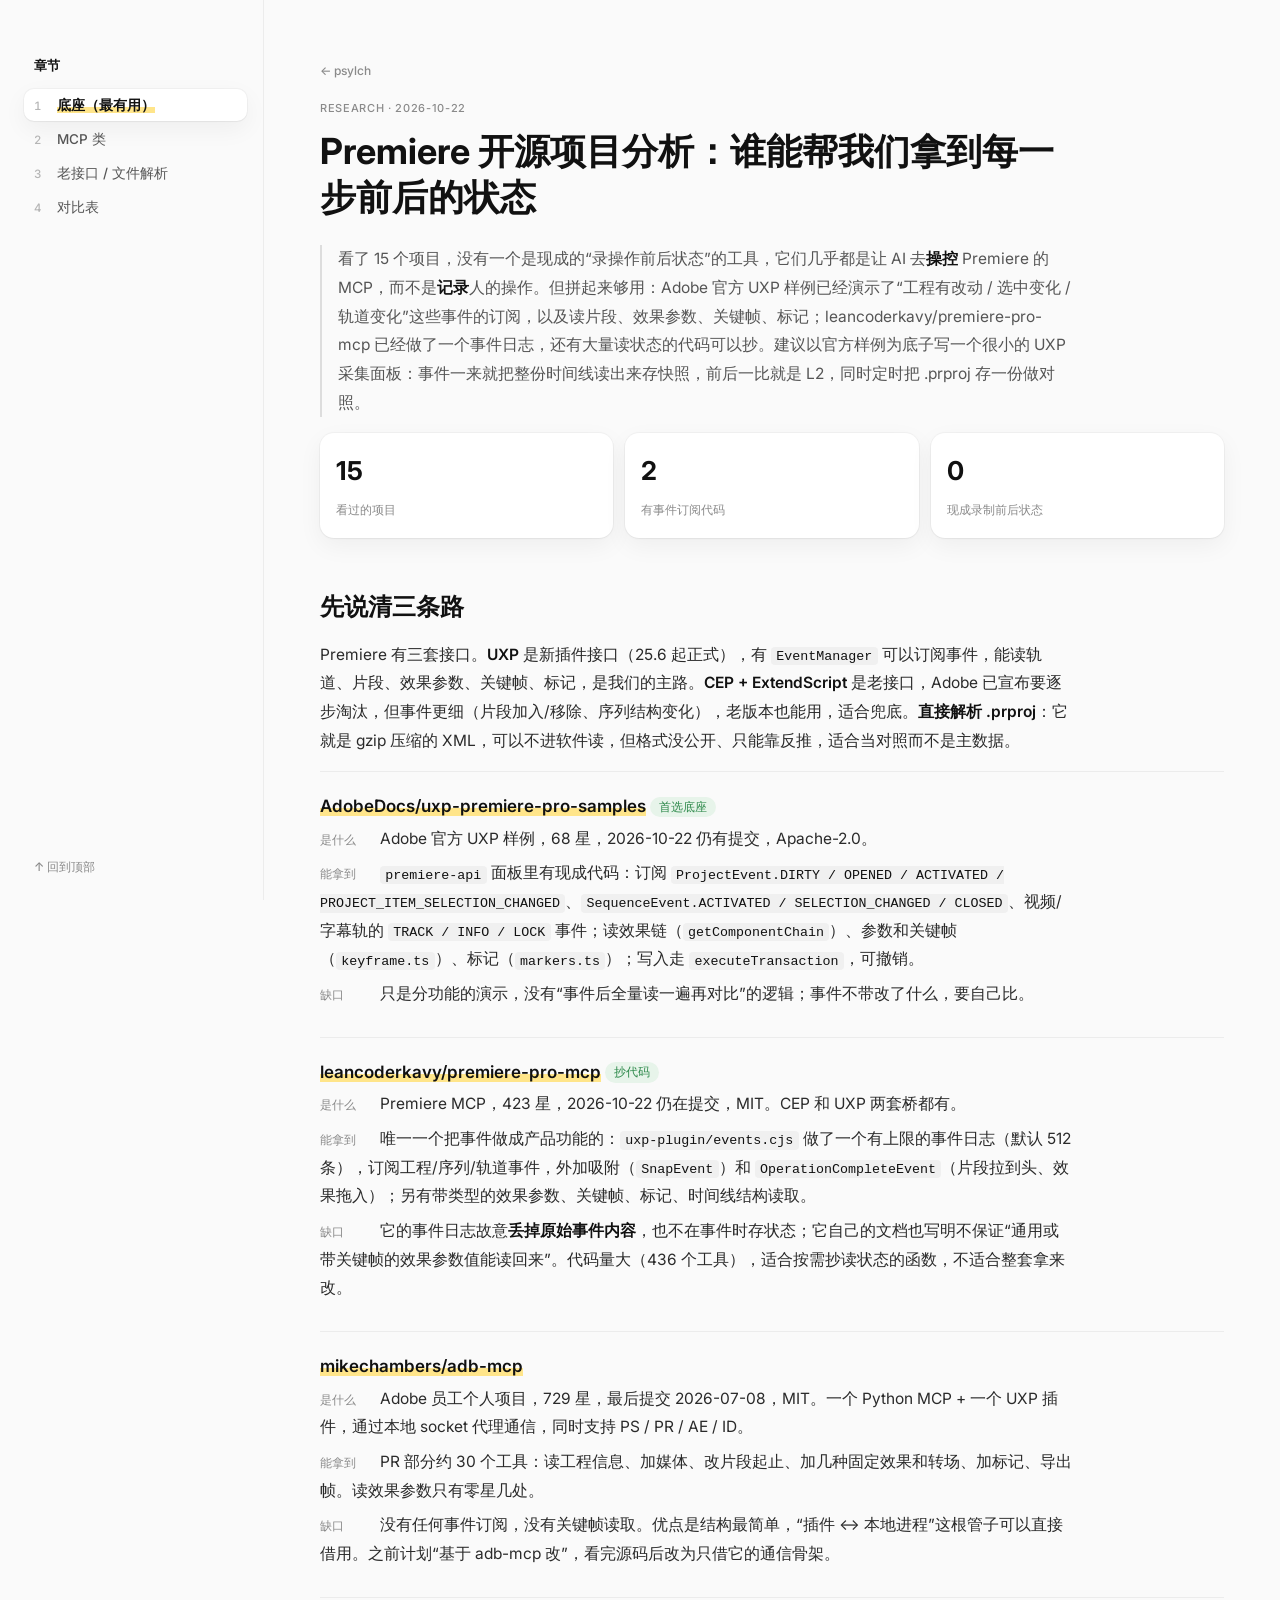
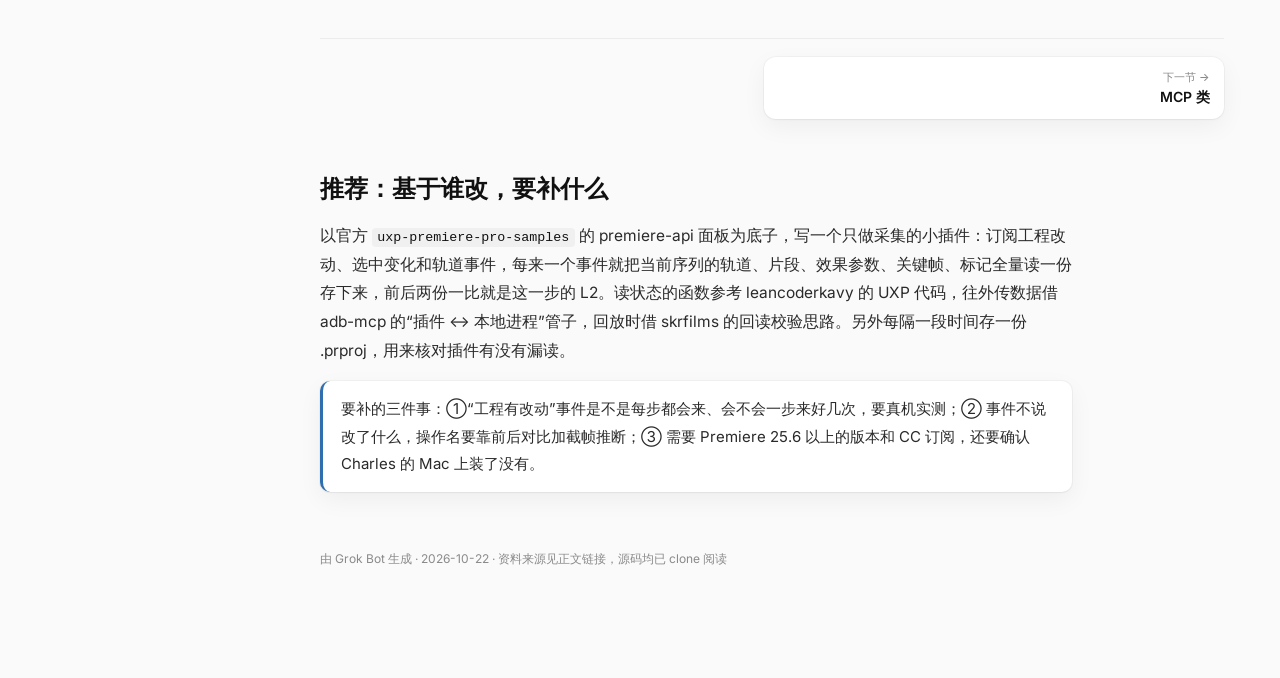
<file: expert-trajectory/pr-oss/index.html>
<!doctype html>
<html lang="zh-CN" class="no-js"><head><meta charset="utf-8">
<meta name="viewport" content="width=device-width,initial-scale=1">
<title>Premiere 开源项目分析 · 能不能拿到每步前后状态</title>
<meta name="description" content="Premiere Pro 相关开源项目对“操作前后状态采集”的可复用程度">
<link rel="stylesheet" href="https://psylch.github.io/assets/report.css">
</head>
<body class="report"><main class="wide">
<a class="back" href="https://psylch.github.io/">← psylch</a>
<div class="meta">RESEARCH · 2026-10-22</div>
<h1>Premiere 开源项目分析：谁能帮我们拿到每一步前后的状态</h1>
<p class="lead">看了 15 个项目，没有一个是现成的“录操作前后状态”的工具，它们几乎都是让 AI 去<b>操控</b> Premiere 的 MCP，而不是<b>记录</b>人的操作。但拼起来够用：Adobe 官方 UXP 样例已经演示了“工程有改动 / 选中变化 / 轨道变化”这些事件的订阅，以及读片段、效果参数、关键帧、标记；leancoderkavy/premiere-pro-mcp 已经做了一个事件日志，还有大量读状态的代码可以抄。建议以官方样例为底子写一个很小的 UXP 采集面板：事件一来就把整份时间线读出来存快照，前后一比就是 L2，同时定时把 .prproj 存一份做对照。</p>

<div class="stats"><div class="stat"><b>15</b><span>看过的项目</span></div><div class="stat"><b>2</b><span>有事件订阅代码</span></div><div class="stat"><b>0</b><span>现成录制前后状态</span></div></div>

<h2 id="s1">先说清三条路</h2>
<p>Premiere 有三套接口。<b>UXP</b> 是新插件接口（25.6 起正式），有 <code>EventManager</code> 可以订阅事件，能读轨道、片段、效果参数、关键帧、标记，是我们的主路。<b>CEP + ExtendScript</b> 是老接口，Adobe 已宣布要逐步淘汰，但事件更细（片段加入/移除、序列结构变化），老版本也能用，适合兜底。<b>直接解析 .prproj</b>：它就是 gzip 压缩的 XML，可以不进软件读，但格式没公开、只能靠反推，适合当对照而不是主数据。</p>

<div class="tabs" data-tabs><button class="on" data-t="t-a">底座（最有用）</button><button data-t="t-b">MCP 类</button><button data-t="t-c">老接口 / 文件解析</button><button data-t="t-d">对比表</button></div>

<section id="t-a" class="panel on">
 <div class="item"><div class="nm"><a href="https://github.com/AdobeDocs/uxp-premiere-pro-samples">AdobeDocs/uxp-premiere-pro-samples</a> <span class="tag ok">首选底座</span></div>
  <p><span class="lbl">是什么</span>Adobe 官方 UXP 样例，68 星，2026-10-22 仍有提交，Apache-2.0。</p>
  <p><span class="lbl">能拿到</span><code>premiere-api</code> 面板里有现成代码：订阅 <code>ProjectEvent.DIRTY / OPENED / ACTIVATED / PROJECT_ITEM_SELECTION_CHANGED</code>、<code>SequenceEvent.ACTIVATED / SELECTION_CHANGED / CLOSED</code>、视频/字幕轨的 <code>TRACK / INFO / LOCK</code> 事件；读效果链（<code>getComponentChain</code>）、参数和关键帧（<code>keyframe.ts</code>）、标记（<code>markers.ts</code>）；写入走 <code>executeTransaction</code>，可撤销。</p>
  <p><span class="lbl">缺口</span>只是分功能的演示，没有“事件后全量读一遍再对比”的逻辑；事件不带改了什么，要自己比。</p></div>
 <div class="item"><div class="nm"><a href="https://github.com/leancoderkavy/premiere-pro-mcp">leancoderkavy/premiere-pro-mcp</a> <span class="tag ok">抄代码</span></div>
  <p><span class="lbl">是什么</span>Premiere MCP，423 星，2026-10-22 仍在提交，MIT。CEP 和 UXP 两套桥都有。</p>
  <p><span class="lbl">能拿到</span>唯一一个把事件做成产品功能的：<code>uxp-plugin/events.cjs</code> 做了一个有上限的事件日志（默认 512 条），订阅工程/序列/轨道事件，外加吸附（<code>SnapEvent</code>）和 <code>OperationCompleteEvent</code>（片段拉到头、效果拖入）；另有带类型的效果参数、关键帧、标记、时间线结构读取。</p>
  <p><span class="lbl">缺口</span>它的事件日志故意<b>丢掉原始事件内容</b>，也不在事件时存状态；它自己的文档也写明不保证“通用或带关键帧的效果参数值能读回来”。代码量大（436 个工具），适合按需抄读状态的函数，不适合整套拿来改。</p></div>
 <div class="item"><div class="nm"><a href="https://github.com/mikechambers/adb-mcp">mikechambers/adb-mcp</a></div>
  <p><span class="lbl">是什么</span>Adobe 员工个人项目，729 星，最后提交 2026-07-08，MIT。一个 Python MCP + 一个 UXP 插件，通过本地 socket 代理通信，同时支持 PS / PR / AE / ID。</p>
  <p><span class="lbl">能拿到</span>PR 部分约 30 个工具：读工程信息、加媒体、改片段起止、加几种固定效果和转场、加标记、导出帧。读效果参数只有零星几处。</p>
  <p><span class="lbl">缺口</span>没有任何事件订阅，没有关键帧读取。优点是结构最简单，“插件 ↔ 本地进程”这根管子可以直接借用。之前计划“基于 adb-mcp 改”，看完源码后改为只借它的通信骨架。</p></div>
</section>

<section id="t-b" class="panel">
 <div class="item"><div class="nm"><a href="https://github.com/hetpatel-11/Adobe_Premiere_Pro_MCP">hetpatel-11/Adobe_Premiere_Pro_MCP</a></div>
  <p>742 星，2026-10-13，MIT。283 个工具，主力是 CEP 桥，UXP 标为实验。源码里没有订阅 Premiere 事件。对我们价值是 ExtendScript 读写时间线的大量样板。</p></div>
 <div class="item"><div class="nm"><a href="https://github.com/skrfilms/premiere-mcp">skrfilms/premiere-mcp</a></div>
  <p>0 星，2026-10-21，MIT，上面那个的分叉。卖点是“每次写入都回读确认，确认不了就报失败”，回读方式包括读状态、指纹和渲染帧。这个“回读校验”思路对我们做回放验证有参考价值，但没有事件订阅。</p></div>
 <div class="item"><div class="nm"><a href="https://github.com/ayushozha/AdobePremiereProMCP">ayushozha/AdobePremiereProMCP</a></div>
  <p>126 星，2026-10-05，MIT。Go + Rust + Python + TS，走 CEP 桥，重点是“给脚本和素材自动粗剪”，改完回读时间线。没有事件订阅，架构太重。</p></div>
 <div class="item"><div class="nm"><a href="https://github.com/quadlzzz/premiere-mcp">quadlzzz/premiere-mcp</a></div>
  <p>1 星，2026-09-04，MIT。改之前先复制序列，并给 .prproj 存快照（<code>ppro_snapshot_create</code>），改完渲染节目监视器的帧来自检。另有 <code>docs/api-traps.md</code> 列了会损坏工程的 API 坑，写插件前值得读。</p></div>
 <div class="item"><div class="nm"><a href="https://github.com/CaYatur/PremiereProMCP">CaYatur/PremiereProMCP</a></div>
  <p>5 星，2026-10-15，MIT。UXP 优先，CEP 只用于可编辑字幕。可作 UXP 写法参考，没有事件采集。</p></div>
</section>

<section id="t-c" class="panel">
 <div class="item"><div class="nm"><a href="https://github.com/Adobe-CEP/Samples/tree/master/PProPanel">Adobe-CEP/Samples · PProPanel</a> <span class="tag">兜底</span></div>
  <p>官方 CEP 样例，1088 星，MIT。<code>jsx/PPRO/Premiere.jsx</code> 绑定了 <code>onActiveSequenceStructureChanged</code>、<code>onActiveSequenceTrackItemAdded / Removed</code>、<code>onActiveSequenceSelectionChanged</code>、<code>onProjectChanged</code> 等事件，比 UXP 的“工程有改动”更细，能直接区分加入和删除片段。缺点是 CEP 正在被淘汰。</p></div>
 <div class="item"><div class="nm"><a href="https://github.com/docsforadobe/Types-for-Adobe">docsforadobe/Types-for-Adobe</a></div>
  <p>647 星，2026-05-18。ExtendScript 的 TypeScript 类型定义，写 CEP 兜底时用来查 API，本身不采集任何东西。</p></div>
 <div class="item"><div class="nm"><a href="https://github.com/qmasingarbe/pymiere">qmasingarbe/pymiere</a></div>
  <p>474 星，最后提交 2025-03-05，GPL-3.0，作者已声明不再维护。用 Python 通过 CEP 扩展调 ExtendScript，可读轨道、片段、效果参数，没有事件。GPL 协议也不适合我们改来用。</p></div>
 <div class="item"><div class="nm">.prproj 解析：<a href="https://github.com/sergeiventurinov/PRPROJ-READER">PRPROJ-READER</a> · <a href="https://github.com/splidje/otio-premiereproject">otio-premiereproject</a> · <a href="https://github.com/supercuts/prproj-rs">prproj-rs</a></div>
  <p>分别是 27 星（2022）、14 星（2021）、4 星（2023），都已停更。都证实 .prproj 是 gzip 包着的 XML，对象之间靠 ObjectID 引用，能拿到序列、片段、入出点、帧率，效果参数基本没解析。可以当“工程文件快照”的对照，但要自己补解析。</p></div>
 <div class="item"><div class="nm"><a href="https://github.com/OpenTimelineIO/otio-fcp-adapter">OpenTimelineIO/otio-fcp-adapter</a></div>
  <p>11 星，2026-04-08，Apache-2.0。读写 FCP7 XML，Premiere 能导出这种格式，所以能把时间线转成 OTIO。但导出要人点或脚本触发，效果参数会丢很多，只适合做最终时间线的通用格式，不适合逐步采集。</p></div>
</section>

<section id="t-d" class="panel">
<table><thead><tr><th>项目</th><th>接口</th><th class="num">星</th><th>最近提交</th><th>轨道/片段</th><th>效果参数/关键帧</th><th>标记</th><th>订阅事件</th><th>写入/回放</th><th>可复用</th></tr></thead><tbody>
<tr><td>uxp-premiere-pro-samples</td><td>UXP</td><td class="num">68</td><td>2026-10-22</td><td>有</td><td>有 / 有</td><td>有</td><td>有</td><td>有（事务）</td><td>高，作底座</td></tr>
<tr><td>leancoderkavy/premiere-pro-mcp</td><td>UXP+CEP</td><td class="num">423</td><td>2026-10-22</td><td>有</td><td>有 / 有（不保证回读）</td><td>有</td><td>有（不存内容）</td><td>有</td><td>高，抄函数</td></tr>
<tr><td>adb-mcp</td><td>UXP</td><td class="num">729</td><td>2026-07-08</td><td>有</td><td>少量 / 无</td><td>可写</td><td>无</td><td>部分</td><td>中，借通信</td></tr>
<tr><td>hetpatel-11 MCP</td><td>CEP</td><td class="num">742</td><td>2026-10-13</td><td>有</td><td>有</td><td>有</td><td>无</td><td>有</td><td>中</td></tr>
<tr><td>skrfilms/premiere-mcp</td><td>CEP</td><td class="num">0</td><td>2026-10-21</td><td>有</td><td>有</td><td>有</td><td>无</td><td>有＋回读校验</td><td>中，借校验思路</td></tr>
<tr><td>ayushozha MCP</td><td>CEP</td><td class="num">126</td><td>2026-10-05</td><td>有</td><td>有</td><td>有</td><td>无</td><td>有</td><td>低</td></tr>
<tr><td>quadlzzz/premiere-mcp</td><td>CEP/UXP</td><td class="num">1</td><td>2026-09-04</td><td>有</td><td>—</td><td>有</td><td>无</td><td>有＋.prproj 快照</td><td>中，读坑清单</td></tr>
<tr><td>PProPanel</td><td>CEP</td><td class="num">1088</td><td>2026-03-24</td><td>有</td><td>有</td><td>有</td><td>有，更细</td><td>有</td><td>中，兜底</td></tr>
<tr><td>pymiere</td><td>CEP</td><td class="num">474</td><td>2025-03-05</td><td>有</td><td>参数有</td><td>有</td><td>无</td><td>有</td><td>低（GPL、停更）</td></tr>
<tr><td>.prproj 解析三件</td><td>文件</td><td class="num">≤27</td><td>≤2023</td><td>有</td><td>基本无</td><td>—</td><td>不适用</td><td>无</td><td>低，作对照</td></tr>
<tr><td>otio-fcp-adapter</td><td>XML 导出</td><td class="num">11</td><td>2026-04-08</td><td>有</td><td>少</td><td>有</td><td>不适用</td><td>可生成 XML</td><td>低</td></tr>
</tbody></table>
<p class="sub">星数和最近提交为 2026-10-22 查询的 GitHub 数据。“有/无”来自读源码，未在真机 Premiere 上实测。</p>
</section>

<h2 id="s2">推荐：基于谁改，要补什么</h2>
<p>以官方 <code>uxp-premiere-pro-samples</code> 的 premiere-api 面板为底子，写一个只做采集的小插件：订阅工程改动、选中变化和轨道事件，每来一个事件就把当前序列的轨道、片段、效果参数、关键帧、标记全量读一份存下来，前后两份一比就是这一步的 L2。读状态的函数参考 leancoderkavy 的 UXP 代码，往外传数据借 adb-mcp 的“插件 ↔ 本地进程”管子，回放时借 skrfilms 的回读校验思路。另外每隔一段时间存一份 .prproj，用来核对插件有没有漏读。</p>
<div class="callout info">要补的三件事：①“工程有改动”事件是不是每步都会来、会不会一步来好几次，要真机实测；② 事件不说改了什么，操作名要靠前后对比加截帧推断；③ 需要 Premiere 25.6 以上的版本和 CC 订阅，还要确认 Charles 的 Mac 上装了没有。</div>

<div class="foot">由 Grok Bot 生成 · 2026-10-22 · 资料来源见正文链接，源码均已 clone 阅读</div>
</main>
<script src="https://psylch.github.io/assets/report.js"></script>
</body></html>
</file>
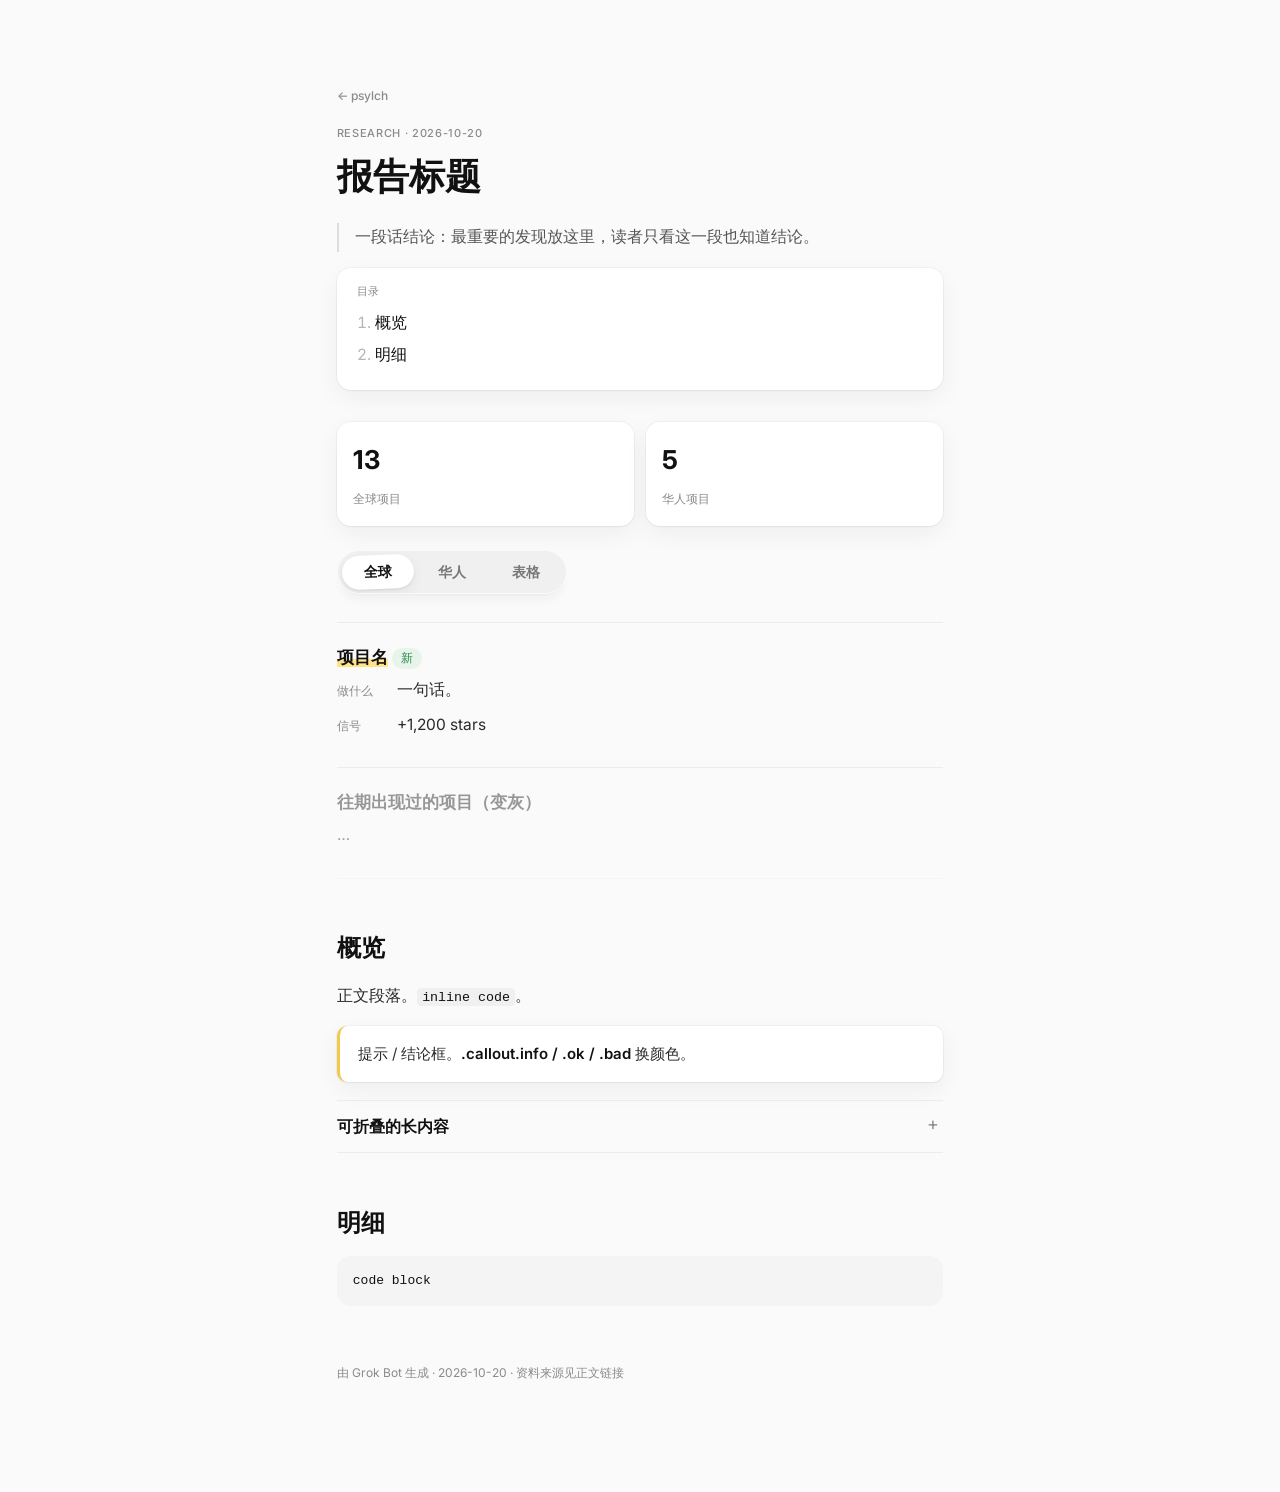
<file: assets/template.html>
<!doctype html>
<html lang="zh-CN" class="no-js"><head><meta charset="utf-8">
<meta name="viewport" content="width=device-width,initial-scale=1">
<title>报告标题 · 副标题</title>
<meta name="description" content="一句话摘要">
<link rel="stylesheet" href="https://psylch.github.io/assets/report.css">
<style>/* 页面专属的少量样式写这里，只用 var(--ink) 等变量，不要改底色和字体 */</style>
</head>
<body class="report"><main>
<a class="back" href="https://psylch.github.io/">← psylch</a>
<div class="meta">RESEARCH · 2026-10-20</div>
<h1>报告标题</h1>
<p class="lead">一段话结论：最重要的发现放这里，读者只看这一段也知道结论。</p>

<nav class="toc"><b>目录</b><ol><li><a href="#s1">概览</a></li><li><a href="#s2">明细</a></li></ol></nav>

<div class="stats"><div class="stat"><b>13</b><span>全球项目</span></div><div class="stat"><b>5</b><span>华人项目</span></div></div>

<div class="tabs" data-tabs><button class="on" data-t="t-a">全球</button><button data-t="t-b">华人</button><button data-t="t-c">表格</button></div>

<section id="t-a" class="panel on">
 <div class="item"><div class="nm"><a href="https://example.com">项目名</a> <span class="tag ok">新</span></div>
  <p><span class="lbl">做什么</span>一句话。</p><p><span class="lbl">信号</span>+1,200 stars</p></div>
 <div class="item seen"><div class="nm">往期出现过的项目（变灰）</div><p>…</p></div>
</section>
<section id="t-b" class="panel">
 <div class="grid"><div class="card"><div class="nm">卡片 A</div><p class="sub">说明</p></div><div class="card"><div class="nm">卡片 B</div><p class="sub">说明</p></div></div>
</section>
<section id="t-c" class="panel">
 <table><thead><tr><th>名称</th><th class="num">数值</th><th>备注</th></tr></thead>
 <tbody><tr><td>A</td><td class="num">1,024</td><td>宽表会自动横向滚动</td></tr></tbody></table>
</section>

<h2 id="s1">概览</h2>
<p>正文段落。<code>inline code</code>。</p>
<div class="callout">提示 / 结论框。<b>.callout.info / .ok / .bad</b> 换颜色。</div>
<details><summary>可折叠的长内容</summary><p>细节放这里。</p></details>
<h2 id="s2">明细</h2>
<pre><code>code block</code></pre>
<div class="foot">由 Grok Bot 生成 · 2026-10-20 · 资料来源见正文链接</div>
</main>
<script src="https://psylch.github.io/assets/report.js"></script>
</body></html>
</file>
<file: bench-reading/style.css>
:root {
  --paper: #f1f2ec; --paper-hi: #f8f8f3; --paper-lo: #e6e8df; --ink: #1a1b15; --ink-2: #3f4236; --ink-3: #6a6d60;
  --hair: rgba(38, 40, 31, .14); --rouge: #9a2f47;
  --c-task: #efc02f; --c-verifier: #5fb46a; --c-data: #5f9ad6; --c-result: #e88a43; --c-limit: #d0668a;
  --serif: "Cormorant Garamond", "Noto Serif SC", "Songti SC", serif;
  --song: "Noto Serif SC", "Songti SC", "Cormorant Garamond", serif;
}
* { box-sizing: border-box; }
html, body { height: 100%; margin: 0; }
body { background: var(--paper); color: var(--ink); font-family: var(--song); font-size: 14.5px; line-height: 1.7; font-weight: 500; }
a { color: var(--rouge); text-decoration: none; }
a:hover { text-decoration: underline; text-underline-offset: 3px; }
b, strong { font-weight: 700; color: #0c0d08; }
.lab { font-size: 12px; letter-spacing: .2em; color: var(--ink-2); font-weight: 600; }

/* ---------- 顶栏 ---------- */
.bar { height: 44px; display: flex; align-items: baseline; gap: 18px; padding: 12px 20px 0; white-space: nowrap; font-size: 13px; color: var(--ink); }
.bar .title { font-family: var(--serif); font-weight: 600; font-size: 19px; color: var(--ink); letter-spacing: .01em; }
.bar .meta { color: var(--ink-3); overflow: hidden; text-overflow: ellipsis; }
.bar .sp { flex: 1; }
.bar a { color: var(--ink-2); }
.chip { display: inline-flex; align-items: center; gap: 6px; cursor: pointer; user-select: none; margin-left: 12px; transition: opacity .2s; }
.chip i { width: 9px; height: 9px; border-radius: 50%; display: inline-block; }
.chip.off { opacity: .3; }
#keyonly { color: var(--ink-3); } #keyonly.on-key { color: var(--rouge); }
#pageind { font-family: var(--serif); font-style: italic; font-size: 16px; color: var(--ink-3); min-width: 52px; text-align: right; }

/* ---------- 阅读页双栏 ---------- */
.reader { display: grid; grid-template-columns: minmax(0, 57fr) minmax(360px, 43fr); height: calc(100% - 44px); }
#pdf { overflow-y: auto; padding: 4px 0 60px; position: relative; }
#pdf.over-mark { cursor: pointer; } #pdf.over-mark .textLayer span { cursor: pointer; }
#side { overflow-y: auto; padding: 4px 28px 80px 20px; }

.page { position: relative; margin: 0 auto 14px; background: #fff; box-shadow: 0 0 0 1px rgba(38, 40, 31, .1), 0 6px 22px -10px rgba(38, 40, 31, .3); }
.page canvas { display: block; width: 100%; height: 100%; }
.page .pno { position: absolute; left: 0; top: 2px; transform: translateX(-130%); font: italic 15px var(--serif); color: var(--ink-3); }
.hl, .page .textLayer { position: absolute; inset: 0; }
.hl { pointer-events: none; }
.mark { position: absolute; mix-blend-mode: multiply; border-radius: 1px; opacity: .5; background: var(--mc); transition: opacity .2s; }
.mark.key { opacity: .75; box-shadow: 0 1.5px 0 0 color-mix(in srgb, var(--mc) 70%, #000); }
.mark.hot { opacity: .9; }
.mark.flash { animation: flash 1.4s ease-out; }
@keyframes flash { 0%, 35% { opacity: 1; box-shadow: 0 0 0 3px color-mix(in srgb, var(--mc) 55%, transparent); } }
.pin { position: absolute; left: 6px; font: italic 15px/1 var(--serif); color: var(--ink-2); cursor: pointer; pointer-events: auto; z-index: 5; padding: 0 2px; display: flex; align-items: center; gap: 4px; }
.pin::before { content: ""; width: 8px; height: 8px; border-radius: 50%; background: var(--mc); }
.pin.key { color: var(--rouge); }
.pin:hover { color: var(--ink); }
.hide { display: none !important; }
[data-cat="task"] { --mc: var(--c-task); } [data-cat="verifier"] { --mc: var(--c-verifier); }
[data-cat="data"] { --mc: var(--c-data); } [data-cat="result"] { --mc: var(--c-result); } [data-cat="limit"] { --mc: var(--c-limit); }

/* ---------- 右栏 ---------- */
.q { font-size: 17px; font-weight: 600; margin: 2px 0 14px; line-height: 1.55; }
.q .lab { display: block; margin-bottom: 2px; }
.sec { margin: 0 0 16px; }
.sec h3 { margin: 0 0 3px; }
.sec ol, .sec ul { margin: 0; padding-left: 1.3em; } .sec li { margin: 1px 0; padding-left: 2px; }
.sec li::marker { color: var(--ink-3); font-family: var(--serif); font-style: italic; }
.sec.infer { color: var(--ink); } .sec.infer h3 { color: var(--rouge); }
.rf { display: grid; grid-template-columns: auto 1fr; gap: 0 14px; }
.rf a { cursor: pointer; } .rf span { color: var(--ink-2); }
.pg { margin: 20px 0 2px; padding: 4px 0; position: sticky; top: -4px; background: linear-gradient(var(--paper) 70%, transparent); z-index: 2; transition: color .2s; }
.pg.cur { color: var(--rouge); }
.note { display: grid; grid-template-columns: 30px 1fr; padding: 5px 10px 5px 8px; margin: 0 -10px 0 -8px; cursor: pointer; border-radius: 3px; transition: background .15s; }
.note:hover, .note.hot { background: #fbfbf7; }
.note.active { background: #fdfdfa; box-shadow: inset 3px 0 0 var(--mc), 0 1px 6px -2px rgba(38,40,31,.25); }
.note .num { font: italic 600 16px/1.5 var(--serif); color: var(--ink-2); display: flex; align-items: baseline; gap: 4px; }
.note .num::before { content: ""; width: 8px; height: 8px; border-radius: 50%; background: var(--mc); flex: none; transform: translateY(-1px); }
.note.key .num { color: var(--rouge); font-weight: 600; }
.note .inf { grid-column: 2; font-size: 13.5px; color: var(--ink-2); }
.note .inf::before { content: "推断"; font-size: 11px; letter-spacing: .2em; color: var(--rouge); margin-right: 8px; }

/* ---------- 书架页 ---------- */
.shelf { max-width: 1040px; margin: 0 auto; padding: 36px 28px 80px; }
.shelf h1 { font: 600 30px var(--serif); margin: 0; letter-spacing: .02em; } .shelf h1 em { font-weight: 400; font-size: 20px; color: var(--ink-3); margin-left: 12px; }
.shelf .sub { color: var(--ink-2); margin: 6px 0 8px; max-width: 46em; }
.shelf h2 { margin: 26px 0 4px; }
.rows { display: grid; grid-template-columns: 200px 1fr 64px; }
.rows > * { padding: 4px 12px 4px 0; }
.rows .t { font-weight: 600; font-family: var(--serif); font-size: 16px; color: var(--ink); } a.t { color: var(--rouge); }
.rows .q2 { color: var(--ink-2); } .rows .st { font-size: 11.5px; letter-spacing: .15em; color: var(--ink-3); text-align: right; padding-right: 0; }
.rows .st.ok { color: var(--rouge); }

/* ---------- 小节总结 ---------- */
.ssum { margin: 10px -10px 6px -8px; padding: 7px 12px 8px 12px; background: var(--paper-lo); border-radius: 3px; cursor: pointer; color: var(--ink); }
.ssum .st { display: block; font: 600 15.5px/1.5 var(--serif); color: var(--rouge); letter-spacing: .01em; }
.ssum:hover, .ssum.active { background: #dfe2d6; }
.spin { position: absolute; left: 4px; font: 600 15px/1 var(--serif); color: var(--rouge); cursor: pointer; pointer-events: auto; z-index: 5; padding: 0 3px; }
.spin.flash { animation: sflash 1.4s ease-out; }
@keyframes sflash { 0%, 40% { background: var(--rouge); color: #fff; border-radius: 2px; } }

/* ---------- 总览页 ---------- */
html:has(.ov), body:has(.ov) { height: auto; }
.ov { max-width: 1320px; }
.ov a[r], .ov .cmp a { white-space: nowrap; font-size: 12.5px; border-bottom: 1px solid color-mix(in srgb, var(--rouge) 35%, transparent); }
.ov a[r]:hover, .ov .cmp a:hover { text-decoration: none; border-bottom-color: var(--rouge); }
.ov a[r] + a[r] { margin-left: 6px; }
.ov ol, .ov ul { margin: 0; padding-left: 1.3em; }
.ov li { margin: 3px 0; }
.ov li::marker { color: var(--ink-3); font-family: var(--serif); font-style: italic; }
.ov .top { columns: 2; column-gap: 40px; } .ov .top li { break-inside: avoid; }
.ov .two { display: grid; grid-template-columns: 1fr 1fr; gap: 0 40px; }
.ov .adv { columns: 2; column-gap: 40px; } .ov .adv li { break-inside: avoid; }
.ov li.inf { list-style: none; margin-left: -1.3em; color: var(--ink-2); margin-top: 6px; }
.ov li.inf span, .ov .rg { font-size: 11px; letter-spacing: .2em; color: var(--rouge); margin-right: 8px; font-weight: 600; }
.ov .rg { margin-left: 10px; }
.ov .route { line-height: 2.1; } .ov .route a[r] { font-size: 13.5px; margin: 0 2px; }
.cmp { width: 100%; border-collapse: collapse; font-size: 13.5px; line-height: 1.5; }
.cmp th { text-align: left; font-weight: 600; font-size: 11.5px; letter-spacing: .15em; color: var(--ink-2); padding: 4px 14px 6px 0; }
.cmp td { padding: 5px 14px 5px 0; vertical-align: top; }
.cmp tbody tr:nth-child(odd) { background: color-mix(in srgb, var(--paper-lo) 55%, transparent); }
.cmp td:first-child { padding-left: 8px; } .cmp th:first-child { padding-left: 8px; }
.cmp td:first-child a { font: 600 15px var(--serif); border: 0; }
.ov .grp { font-size: 13px; font-weight: 600; color: var(--ink-2); margin: 12px 0 2px; }
@media (max-width: 900px) { .ov .two { grid-template-columns: 1fr; } .ov .top, .ov .adv { columns: 1; } }

/* ============ 版式依据：明代闵刻朱墨套印本（如《唐诗归》） ============
   从书影里读出的四条规矩：
   1. 一页只有一道版框，框的是原文；框内不画界行，靠留白和缩进分段。
   2. 批语在框外，不加任何框线，字比正文小，用朱色。
   3. 朱色只占很小的面积：批语、圈点、旁线。正文和框线一律是墨。
   4. 标题不靠线，靠一个小圆圈「○」和缩进。 */
:root { --frame: #1a1b15; }

/* --- 总览页 --- */
body:has(.ov) { padding: 30px 40px 70px; }
.mei { max-width: 1280px; margin: 0 auto 10px; display: flex; gap: 56px; padding: 0 42px; color: var(--rouge); font-size: 12.5px; line-height: 1.65; }
.mei p { margin: 0; max-width: 25em; }
.ov { max-width: 1280px; border: 1.5px solid var(--frame); padding: 30px 42px 36px; background: none; }
.ov h1 { display: flex; align-items: center; margin-bottom: 4px; }
.yin { margin-left: auto; width: 34px; height: 34px; display: grid; grid-template-columns: 1fr 1fr; place-items: center; background: var(--rouge); color: var(--paper); font: 700 12px/1 var(--song); border-radius: 3px; padding: 3px; opacity: .92; }
.ov h2.lab { margin: 26px 0 6px; font-size: 15.5px; letter-spacing: .06em; font-weight: 700; color: var(--ink); }
.ov h2.lab::before { content: "○"; margin-right: 8px; font-weight: 400; color: var(--ink-2); }
.ov h1 + h2.lab { margin-top: 14px; }
.ov .top, .ov .adv { column-gap: 64px; column-rule: 0; }
.ov .two { gap: 0 64px; }
.ov .two h2.lab { margin-top: 26px; }
.ov a[r] { color: var(--rouge); font-size: 11.5px; border: 0; margin-left: 5px; letter-spacing: .01em; }
.ov a[r] + a[r] { margin-left: 7px; }
.ov a[r]:hover { text-decoration: underline; text-underline-offset: 3px; }
.ov .route a[r] { font-size: 13.5px; }
.ov li.inf span, .ov .rg { color: var(--rouge); font-size: 12px; font-weight: 700; letter-spacing: .1em; margin-right: 8px; }
.ov .rg { margin-left: 10px; font-weight: 500; }
.cmp { border-top: 1px solid var(--frame); border-bottom: 1px solid var(--frame); margin-top: 8px; }
.cmp thead th { border-bottom: 1px solid var(--hair); padding-top: 7px; color: var(--ink-2); }
.cmp tbody tr:nth-child(odd) { background: none; }
.cmp td { padding: 4px 14px 4px 0; }
.cmp td:first-child, .cmp th:first-child { padding-left: 0; }
.ov .cmp a { border: 0; color: var(--ink); }
.ov .cmp a:hover { color: var(--rouge); }
.ov .grp::before { content: "　"; }
.ov .rows .t { font-size: 15.5px; } .ov a.t { color: var(--ink); } .ov a.t:hover { color: var(--rouge); }
.ov .rows .st.ok { color: var(--ink-3); }

/* --- 阅读页：框住的是原文，批语在框外 --- */
.bar { border: 0; background: var(--paper); }
#pdf { background: var(--paper); }
.page { box-shadow: none; outline: 1.5px solid var(--frame); margin-bottom: 18px; }
#side { border: 0; background: var(--paper); padding-left: 26px; }
.q, .sec { border: 0; }
.pg { display: block; background: linear-gradient(var(--paper) 75%, transparent); color: var(--ink-2); font-weight: 600; margin-top: 22px; }
.pg::before { content: "○"; margin-right: 8px; font-weight: 400; }
.pg.cur { color: var(--rouge); }
/* 小节总结 = 朱笔总评：整段朱色，不加框 */
.ssum { background: none; border: 0; border-radius: 3px; margin: 8px -8px 6px -8px; padding: 4px 8px 5px; color: var(--rouge); }
.ssum b { color: #7c1f35; }
.ssum .st { color: var(--rouge); font-weight: 700; }
.ssum:hover, .ssum.active { background: color-mix(in srgb, var(--rouge) 8%, transparent); }
.note { border: 0; border-radius: 3px; }
.note:hover, .note.hot { background: #fafaf6; }
.note.active { background: #fcfcf9; box-shadow: inset 3px 0 0 var(--mc); outline: 0; }
.note .inf::before { content: "按"; color: var(--rouge); font-weight: 700; letter-spacing: 0; margin-right: 6px; }
.spin { color: var(--rouge); background: none; }
.sec.infer h3 { color: var(--rouge); }

/* --- 阅读页顶栏：左半是书眉（书名、页码），右半是凡例（哪种颜色标什么） --- */
.bar { display: grid; grid-template-columns: minmax(0, 57fr) minmax(360px, 43fr); gap: 0; height: 44px; padding: 0; align-items: end; }
.bar .bl, .bar .br { display: flex; align-items: baseline; gap: 14px; padding: 0 20px 7px; min-width: 0; }
.bar .br { padding-left: 26px; padding-right: 28px; gap: 4px; }
.bar .back { color: var(--ink-2); font-size: 12.5px; } .bar .back::before { content: "‹ "; }
.bar .title { font-size: 20px; }
.bar .meta { font-size: 12px; }
#pageind { min-width: 0; font-size: 15px; color: var(--ink-2); }
.bar .fl { font-size: 12.5px; font-weight: 700; letter-spacing: .3em; color: var(--ink); margin-right: 6px; }
.chip { margin-left: 0; margin-right: 12px; gap: 5px; font-size: 13px; color: var(--ink); }
/* 色样画成一笔荧光笔，和正文里的高亮是同一个东西 */
.chip i { width: 18px; height: 11px; border-radius: 1px; opacity: .7; }
.chip.off { opacity: 1; color: var(--ink-3); text-decoration: line-through; text-decoration-thickness: 1px; }
.chip.off i { opacity: .18; }
/* 只看重点：圈点。未选是空圈，选中是朱色实点 */
#keyonly { color: var(--ink-2); margin-right: 14px; }
#keyonly::before { content: "○"; margin-right: 3px; }
#keyonly.on-key { color: var(--rouge); font-weight: 700; } #keyonly.on-key::before { content: "●"; }
.bar #arxiv { color: var(--ink-2); font: italic 15px var(--serif); }
.bar #arxiv:hover, .bar .back:hover { color: var(--rouge); text-decoration: none; }
.reader { height: calc(100% - 44px); margin-top: 0; }
</file>
